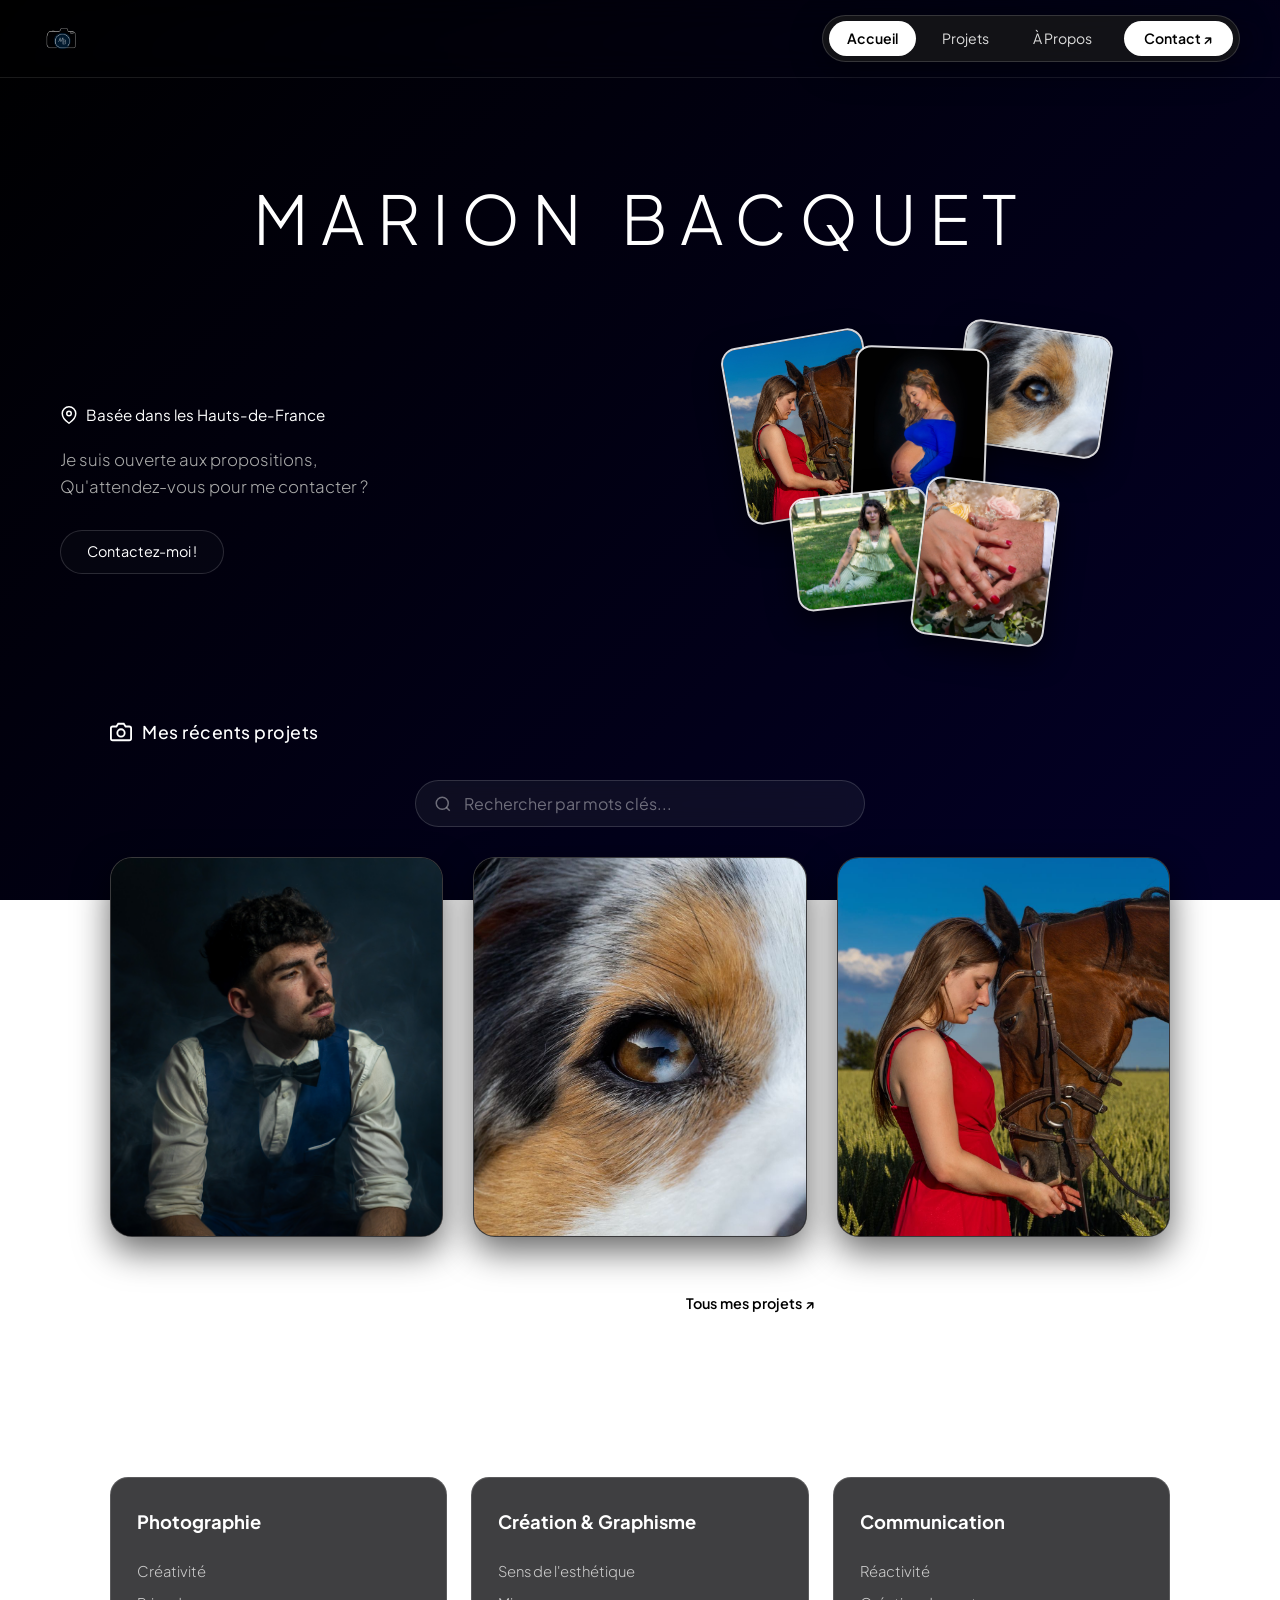
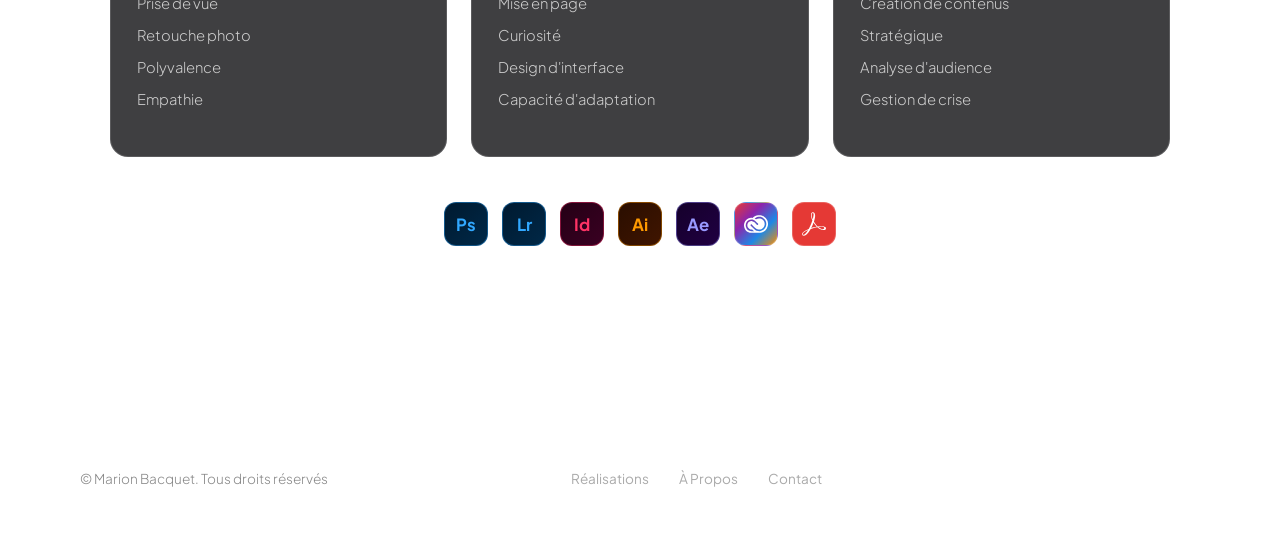
<file: index.html>
<!DOCTYPE html>
<html lang="fr">

<head>
    <meta charset="UTF-8" />
    <meta name="viewport" content="width=device-width, initial-scale=1.0">
    <title>Marion Bacquet - Portfolio</title>
    <meta name="description"
        content="Portfolio professionnel de Marion Bacquet. Photographie, Création & Graphisme, et Communication.">

    <!-- Favicon -->
    <link rel="icon" type="image/png" sizes="32x32" href="[data-uri]">
    <link rel="shortcut icon" href="favicon.ico?v=3">
    <link rel="icon" type="image/x-icon" href="favicon.ico?v=3">
    <link rel="icon" type="image/png" sizes="32x32" href="assets/favicon-32x32.png?v=3">
    <link rel="icon" type="image/png" sizes="16x16" href="assets/favicon-16x16.png?v=3">
    <link rel="apple-touch-icon" sizes="180x180" href="assets/apple-touch-icon.png?v=3">

    <!-- Balises Open Graph principales -->
    <meta property="og:type" content="website" />
    <meta property="og:url" content="https://marionbacquet.com/" />
    <meta property="og:title" content="Marion Bacquet - Portfolio" />
    <meta property="og:description" content="Portfolio professionnel de Marion Bacquet." />

    <!-- Image explicite avec ses dimensions -->
    <meta property="og:image" content="https://marionbacquet.com/assets/og-image.png" />
    <meta property="og:image:secure_url" content="https://marionbacquet.com/assets/og-image.png" />
    <meta property="og:image:type" content="image/png" />
    <meta property="og:image:width" content="1200" />
    <meta property="og:image:height" content="627" />

    <!-- Carte Twitter / LinkedIn -->
    <meta name="twitter:card" content="summary_large_image" />
    <meta name="twitter:image" content="https://marionbacquet.com/assets/og-image.png" />

    <!-- Google Fonts -->
    <link rel="preconnect" href="https://fonts.googleapis.com">
    <link rel="preconnect" href="https://fonts.gstatic.com" crossorigin>
    <link
        href="https://fonts.googleapis.com/css2?family=Plus+Jakarta+Sans:ital,wght@0,300;0,400;0,500;0,600;0,700;1,400&display=swap"
        rel="stylesheet">
    <link rel="stylesheet" href="style.css">
</head>

<body>

    <!-- Top Navigation Header -->
    <header class="navbar-header">
        <div class="nav-container">
            <!-- Brand Logo -->
            <a href="index.html" class="brand-logo" aria-label="Accueil Marion Bacquet">
                <img src="assets/logo.png" alt="Logo Marion Bacquet" class="grid-card-photo">
            </a>

            <!-- Pill Navigation Bar -->
            <nav class="nav-capsule">
                <a href="index.html" class="nav-link active">Accueil</a>
                <a href="projets.html" class="nav-link">Projets</a>
                <a href="about.html" class="nav-link">À Propos</a>
                <a href="#contact" class="nav-btn-contact">Contact ↗</a>
            </nav>
        </div>

    </header>

    <main>
        <!-- Hero Section -->
        <section class="hero-section">
            <h1 class="hero-title">MARION BACQUET</h1>

            <div class="hero-grid">
                <!-- Hero Left Column -->
                <div class="hero-left">
                    <div class="location-badge">
                        <svg class="icon-pin" width="18" height="18" viewBox="0 0 24 24" fill="none"
                            stroke="currentColor" stroke-width="2">
                            <path d="M21 10c0 7-9 13-9 13s-9-6-9-13a9 9 0 0 1 18 0z"></path>
                            <circle cx="12" cy="10" r="3"></circle>
                        </svg>
                        <span>Basée dans les Hauts-de-France</span>
                    </div>

                    <p class="hero-intro">
                        Je suis ouverte aux propositions,<br>
                        Qu'attendez-vous pour me contacter ?
                    </p>

                    <a href="#contact" class="btn-pill-outline">Contactez-moi !</a>
                </div>

                <!-- Hero Right Column (Collage Photos) -->
                <div class="hero-right">
                    <div class="photo-collage">
                        <!-- Photo 1: Red dress with horse -->
                        <div class="collage-item item-1">
                            <img src="assets/horse_red_dress.png" alt="Shooting Cheval - Femme robe rouge"
                                fetchpriority="high" decoding="async">
                        </div>
                        <!-- Photo 2: Maternity blue dress -->
                        <div class="collage-item item-2">
                            <img src="assets/maternity_blue.png" alt="Shooting Maternité - Robe bleue" decoding="async">
                        </div>
                        <!-- Photo 3: Dog portrait -->
                        <div class="collage-item item-3">
                            <img src="assets/dog_portrait.png" alt="Portrait canin - Chien yeux bleus" decoding="async">
                        </div>
                        <!-- Photo 4: Woman in grass -->
                        <div class="collage-item item-4">
                            <img src="assets/woman_grass.png" alt="Portrait femme dans l'herbe" decoding="async">
                        </div>
                        <!-- Photo 5: Couple rings -->
                        <div class="collage-item item-5">
                            <img src="assets/couple_rings.png" alt="Main couple avec alliances et bouquet"
                                decoding="async">
                        </div>
                    </div>
                </div>
            </div>
        </section>

        <!-- Section: Mes récents projets -->
        <section class="section-projects" id="projets">
            <div class="section-header">
                <svg class="section-icon" width="22" height="22" viewBox="0 0 24 24" fill="none" stroke="currentColor"
                    stroke-width="2">
                    <path d="M23 19a2 2 0 0 1-2 2H3a2 2 0 0 1-2-2V8a2 2 0 0 1 2-2h4l2-3h6l2 3h4a2 2 0 0 1 2 2z"></path>
                    <circle cx="12" cy="13" r="4"></circle>
                </svg>
                <h2>Mes récents projets</h2>
            </div>

            <!-- Barre de recherche pour les projets -->
            <div class="search-bar-container">
                <div class="search-bar-wrapper">
                    <svg class="search-icon" width="18" height="18" viewBox="0 0 24 24" fill="none"
                        stroke="currentColor" stroke-width="2">
                        <circle cx="11" cy="11" r="8"></circle>
                        <line x1="21" y1="21" x2="16.65" y2="16.65"></line>
                    </svg>
                    <input type="text" class="project-search-input" placeholder="Rechercher par mots clés..."
                        aria-label="Rechercher des projets">
                </div>
            </div>

            <div class="all-projects-grid" id="mainProjectsGrid">
                <!-- Card 1: Shooting Homme Solo -->
                <a href="shooting-Noan.html" class="grid-card-interactive" aria-label="Portrait Studio">
                    <img src="assets/Noan/principal.jpg" alt="Portrait Studio" class="grid-card-photo" loading="lazy"
                        decoding="async">
                    <div class="grid-card-glass-hover">
                        <h3>Portrait Studio</h3>
                        <p>Séance shooting portrait masculin en solo, capturant l'authenticité et le caractère à travers
                            la lumière naturelle.</p>
                        <span class="glass-btn">Voir le projet ↗</span>
                    </div>
                </a>

                <!-- Card 2: Portrait Canin -->
                <a href="shooting-dog.html" class="grid-card-interactive" aria-label="Projet Portrait Canin">
                    <img src="assets/dog_portrait.png" alt="Portrait Canin" class="grid-card-photo" loading="lazy"
                        decoding="async">
                    <div class="grid-card-glass-hover">
                        <h3>Portrait Canin</h3>
                        <p>Shooting animalier capturant la personnalité et la douceur des animaux de compagnie.</p>
                        <span class="glass-btn">Voir le projet ↗</span>
                    </div>
                </a>

                <!-- Card 3: Shooting Cheval -->
                <a href="shooting-cheval.html" class="grid-card-interactive" aria-label="Projet Shooting Cheval">
                    <img src="assets/horse_red_dress.png" alt="Shooting Cheval" class="grid-card-photo" loading="lazy"
                        decoding="async">
                    <div class="grid-card-glass-hover">
                        <h3>Shooting Cheval</h3>
                        <p>J'ai réalisé mon premier shooting avec un cheval en Juin dernier, ce fut une expérience très
                            enrichissante pour moi.</p>
                        <span class="glass-btn">Voir le projet ↗</span>
                    </div>
                </a>
            </div>

            <!-- Foldable Extra Projects Row -->
            <div class="extra-projects-wrapper" id="extraProjects">
                <div class="all-projects-grid" id="extraProjectsGrid" style="margin-top: 24px;">
                    <!-- Card 4: Portrait Nature -->
                    <a href="shooting-leslie.html" class="grid-card-interactive" aria-label="Projet Portrait Nature">
                        <img src="assets/woman_grass.png" alt="Portrait Nature" class="grid-card-photo" loading="lazy"
                            decoding="async">
                        <div class="grid-card-glass-hover">
                            <h3>Portrait Nature</h3>
                            <p>Shooting portrait en extérieur, dans un cadre très joli.</p>
                            <span class="glass-btn">Voir le projet ↗</span>
                        </div>
                    </a>

                    <!-- Card 5: Mariage & Alliances -->
                    <a href="shooting-mariage.html" class="grid-card-interactive"
                        aria-label="Projet Mariage & Alliances">
                        <img src="assets/couple_rings.png" alt="Mariage & Alliances" class="grid-card-photo"
                            loading="lazy" decoding="async">
                        <div class="grid-card-glass-hover">
                            <h3>Mariage & Alliances</h3>
                            <p>Reportage mariage focalisé sur les détails, les émotions et les moments précieux.</p>
                            <span class="glass-btn">Voir le projet ↗</span>
                        </div>
                    </a>

                    <!-- Card 6: Bully On Rocks -->
                    <a href="bullyonrocks.html" class="grid-card-interactive" aria-label="Projet Bully On Rocks">
                        <img src="assets/bullyonrocks/tete.jpg" alt="Bully On Rocks" class="grid-card-photo"
                            loading="lazy" decoding="async">
                        <div class="grid-card-glass-hover">
                            <h3>Bully On Rocks</h3>
                            <p>Shooting pour un groupe de Rock, au festival de Bully-les-Mines en 2026. Le festival
                                "Bully On Rocks"</p>
                            <span class="glass-btn">Voir le projet ↗</span>
                        </div>
                    </a>

                    <!-- Card 7: Shooting Maternité -->
                    <a href="shooting-maternite.html" class="grid-card-interactive"
                        aria-label="Projet Shooting Maternité">
                        <img src="assets/maternity_blue.png" alt="Shooting Maternité" class="grid-card-photo"
                            loading="lazy" decoding="async">
                        <div class="grid-card-glass-hover">
                            <h3>Shooting Maternité</h3>
                            <p>Séance photo de mise en valeur de la future maman en intérieur.</p>
                            <span class="glass-btn">Voir le projet ↗</span>
                        </div>
                    </a>

                    <!-- Card 7: Projet Audiovisuel -->
                    <a href="audiovisuel.html" class="grid-card-interactive" aria-label="Projet Projet Audiovisuel">
                        <img src="assets/audiovisuel.png" alt="Projet Audiovisuel" class="grid-card-photo"
                            loading="lazy" decoding="async">
                        <div class="grid-card-glass-hover">
                            <h3>Projet Audiovisuel</h3>
                            <p>Court-métrage et réalisation vidéo explorant la dynamique relationnelle, les éclairages
                                cinématographiques et la colorimétrie.</p>
                            <span class="glass-btn">Voir le projet ↗</span>
                        </div>
                    </a>

                    <!-- Card 8: Communication & Branding -->
                    <a href="communication.html" class="grid-card-interactive"
                        aria-label="Projet Communication & Branding">
                        <img src="assets/communication.png" alt="Communication & Branding" class="grid-card-photo"
                            loading="lazy" decoding="async">
                        <div class="grid-card-glass-hover">
                            <h3>Communication & Branding</h3>
                            <p>Conception d'identités visuelles, chartes graphiques et supports de communication.</p>
                            <span class="glass-btn">Voir le projet ↗</span>
                        </div>
                    </a>

                    <!-- Card 9: Shooting Studio -->
                    <a href="audiovisuel.html" class="grid-card-interactive" aria-label="Projet Shooting Studio">
                        <img src="assets/audio1.png" alt="Shooting Studio" class="grid-card-photo" loading="lazy"
                            decoding="async">
                        <div class="grid-card-glass-hover">
                            <h3>Shooting Studio</h3>
                            <p>Travail de la lumière et des ombres en studio pour des portraits artistiques uniques.</p>
                            <span class="glass-btn">Voir le projet ↗</span>
                        </div>
                    </a>

                    <!-- Card 10: Tournage Extérieur -->
                    <a href="audiovisuel.html" class="grid-card-interactive" aria-label="Projet Tournage Extérieur">
                        <img src="assets/audio2.png" alt="Tournage Extérieur" class="grid-card-photo" loading="lazy"
                            decoding="async">
                        <div class="grid-card-glass-hover">
                            <h3>Tournage Extérieur</h3>
                            <p>Prises de vue en lumière naturelle lors de "l'heure d'or" pour spots vidéo de prévention.
                            </p>
                            <span class="glass-btn">Voir le projet ↗</span>
                        </div>
                    </a>
                </div>
            </div>

            <div class="section-action" style="display: flex; gap: 14px; flex-wrap: wrap; justify-content: center;">
                <button type="button" id="toggleProjectsBtn" class="btn-pill-large"
                    style="cursor: pointer; background: rgba(255, 255, 255, 0.05);">Voir plus de projets ▼</button>
                <a href="projets.html" class="btn-pill-large"
                    style="background: #ffffff; color: #000000; font-weight: 600;">Tous mes projets ↗</a>
            </div>
        </section>

        <!-- Section: Mes compétences -->
        <section class="section-skills" id="competences">
            <div class="section-header">
                <svg class="section-icon" width="22" height="22" viewBox="0 0 24 24" fill="none" stroke="currentColor"
                    stroke-width="2">
                    <path d="M12 22s8-4 8-10V5l-8-3-8 3v7c0 6 8 10 8 10z"></path>
                    <polyline points="9 12 11 14 15 10"></polyline>
                </svg>
                <h2>Mes compétences</h2>
            </div>

            <div class="skills-grid">
                <!-- Skill 1 -->
                <div class="skill-card">
                    <h3>Photographie</h3>
                    <ul>
                        <li>Créativité</li>
                        <li>Prise de vue</li>
                        <li>Retouche photo</li>
                        <li>Polyvalence</li>
                        <li>Empathie</li>
                    </ul>
                </div>

                <!-- Skill 2 -->
                <div class="skill-card">
                    <h3>Création & Graphisme</h3>
                    <ul>
                        <li>Sens de l'esthétique</li>
                        <li>Mise en page</li>
                        <li>Curiosité</li>
                        <li>Design d'interface</li>
                        <li>Capacité d'adaptation</li>
                    </ul>
                </div>

                <!-- Skill 3 -->
                <div class="skill-card">
                    <h3>Communication</h3>
                    <ul>
                        <li>Réactivité</li>
                        <li>Création de contenus</li>
                        <li>Stratégique</li>
                        <li>Analyse d'audience</li>
                        <li>Gestion de crise</li>
                    </ul>
                </div>
            </div>

            <!-- Adobe Software Badges Row -->
            <div class="adobe-tools-row">
                <div class="adobe-badge ps" title="Adobe Photoshop">
                    <span>Ps</span>
                </div>
                <div class="adobe-badge lr" title="Adobe Lightroom">
                    <span>Lr</span>
                </div>
                <div class="adobe-badge id" title="Adobe InDesign">
                    <span>Id</span>
                </div>
                <div class="adobe-badge ai" title="Adobe Illustrator">
                    <span>Ai</span>
                </div>
                <div class="adobe-badge ae" title="Adobe After Effects">
                    <span>Ae</span>
                </div>
                <div class="adobe-badge cc" title="Adobe Creative Cloud">
                    <svg width="24" height="24" viewBox="0 0 24 24" fill="currentColor"
                        aria-label="Creative Cloud Logo">
                        <path
                            d="M14.782 3.153c-.231.02-.472.04-.703.07a8.453 8.453 0 0 0-2.832.834 8.951 8.951 0 0 0-2.46 1.777c-.03.04-.09.06-.141.05a7.44 7.44 0 0 0-1.496-.07 7.424 7.424 0 0 0-2.932.763c-1.768.884-3.013 2.26-3.736 4.108a7.089 7.089 0 0 0-.462 2.139c0 .05-.01.09-.02.13v.773c.02.201.05.392.07.593.1.813.332 1.596.703 2.33.824 1.646 2.089 2.851 3.786 3.594a7.127 7.127 0 0 0 2.45.593c.032 0 .06.004.086.01h8.576c.183-.017.362-.035.547-.06a8.344 8.344 0 0 0 2.811-.834 8.836 8.836 0 0 0 3.646-3.304 8.187 8.187 0 0 0 1.184-3.093c.05-.34.08-.692.121-1.034 0-.05.01-.09.02-.13v-.794c-.02-.23-.05-.452-.05-.662a8.345 8.345 0 0 0-.834-2.812 8.952 8.952 0 0 0-3.324-3.645 8.245 8.245 0 0 0-3.072-1.175c-.362-.06-.713-.09-1.075-.13-.05 0-.09-.01-.14-.02zm.369 1.693c2.126.005 3.93.826 5.395 2.455a6.93 6.93 0 0 1 1.616 3.323c.15.764.181 1.547.07 2.32-.19 1.346-.702 2.55-1.576 3.605a7.082 7.082 0 0 1-3.997 2.45 7.297 7.297 0 0 1-2.56.1c-1.095-.14-2.099-.501-3.003-1.154a5.2 5.2 0 0 1-.672-.573c-1.226-1.205-2.44-2.42-3.666-3.625-.301-.3-.321-.632-.18-.934a.822.822 0 0 1 .863-.472c.21.02.372.141.522.292 1.105 1.114 2.2 2.209 3.304 3.324a5.263 5.263 0 0 0 3.093 1.536c1.948.261 3.605-.341 4.92-1.798.713-.793 1.145-1.747 1.326-2.811.26-1.587-.11-3.013-1.095-4.268-.873-1.115-2.018-1.808-3.404-2.059-1.416-.25-2.751.02-3.966.794-.03.02-.1.03-.131.01a9.04 9.04 0 0 0-1.406-.854s-.01-.01-.02-.03a6.603 6.603 0 0 1 1.255-.823 6.646 6.646 0 0 1 2.641-.784 8.45 8.45 0 0 1 .67-.024zM7.546 7.509c1.455-.024 2.791.525 3.982 1.63.854.802 1.637 1.636 2.46 2.47.231.23.281.522.171.833-.11.311-.362.462-.683.512a.722.722 0 0 1-.632-.23c-.784-.784-1.567-1.557-2.34-2.35-.633-.653-1.386-1.025-2.27-1.186-1.958-.351-3.936.784-4.639 2.641-.904 2.36.522 5.031 2.982 5.594.482.11.995.11 1.497.1.14-.01.22.04.32.13.483.473.995.945 1.497 1.416.03.03.07.06.1.09-.06 0-.1.01-.14.01h-2.3a5.833 5.833 0 0 1-5.693-4.568c-.653-2.942 1.034-5.925 3.926-6.798a6.33 6.33 0 0 1 1.762-.294Z" />
                    </svg>
                </div>
                <div class="adobe-badge pdf" title="Adobe Acrobat / PDF">
                    <svg width="24" height="24" viewBox="0 0 24 24" fill="currentColor" aria-label="Adobe Acrobat Logo">
                        <path
                            d="M23.63 15.3c-.71-.745-2.166-1.17-4.224-1.17-1.1 0-2.377.106-3.761.354a19.443 19.443 0 0 1-2.307-2.661c-.532-.71-.994-1.49-1.42-2.236.817-2.484 1.207-4.507 1.207-5.962 0-1.632-.603-3.336-2.342-3.336-.532 0-1.065.32-1.349.781-.78 1.384-.425 4.4.923 7.381a60.277 60.277 0 0 1-1.703 4.507c-.568 1.349-1.207 2.733-1.917 4.01C2.834 18.53.314 20.34.03 21.758c-.106.533.071 1.03.462 1.42.142.107.639.533 1.49.533 2.59 0 5.323-4.188 6.707-6.707 1.065-.355 2.13-.71 3.194-.994a34.963 34.963 0 0 1 3.407-.745c2.732 2.448 5.145 2.839 6.352 2.839 1.49 0 2.023-.604 2.2-1.1.32-.64.106-1.349-.213-1.704zm-1.42 1.03c-.107.532-.64.887-1.384.887-.213 0-.39-.036-.604-.071-1.348-.32-2.626-.994-3.903-2.059a17.717 17.717 0 0 1 2.98-.248c.746 0 1.385.035 1.81.142.497.106 1.278.426 1.1 1.348zm-7.524-1.668a38.01 38.01 0 0 0-2.945.674 39.68 39.68 0 0 0-2.52.745 40.05 40.05 0 0 0 1.207-2.555c.426-.994.78-2.023 1.136-2.981.354.603.745 1.207 1.135 1.739a50.127 50.127 0 0 0 1.987 2.378zM10.038 1.46a.768.768 0 0 1 .674-.425c.745 0 .887.851.887 1.526 0 1.135-.355 2.874-.958 4.861-1.03-2.768-1.1-5.074-.603-5.962zM6.134 17.997c-1.81 2.981-3.549 4.826-4.613 4.826a.872.872 0 0 1-.532-.177c-.213-.213-.32-.461-.249-.745.213-1.065 2.271-2.555 5.394-3.904Z" />
                    </svg>
                </div>
            </div>

            <div class="section-action">
                <a href="about.html" class="btn-pill-large">En savoir plus →</a>
            </div>
        </section>
    </main>

    <!-- Site Footer -->
    <footer class="site-footer" id="contact">
        <div class="footer-container">
            <div class="footer-copyright">
                © Marion Bacquet. Tous droits réservés
            </div>

            <div class="footer-nav">
                <a href="projets.html">Réalisations</a>
                <a href="about.html">À Propos</a>
                <a href="#contact">Contact</a>
            </div>

            <div class="footer-socials">
                <!-- Mail -->
                <a href="mailto:photobymarion62@gmail.com" class="social-icon" aria-label="Email">
                    <svg width="22" height="22" viewBox="0 0 24 24" fill="none" stroke="currentColor"
                        stroke-width="1.8">
                        <rect x="2" y="4" width="20" height="16" rx="3"></rect>
                        <path d="M22 6l-10 7L2 6"></path>
                    </svg>
                </a>
                <!-- Instagram -->
                <a href="https://www.instagram.com/marion_bacquet/" target="_blank" rel="noopener" class="social-icon"
                    aria-label="Instagram">
                    <svg width="22" height="22" viewBox="0 0 24 24" fill="none" stroke="currentColor"
                        stroke-width="1.8">
                        <rect x="2" y="2" width="20" height="20" rx="6"></rect>
                        <path d="M16 11.37A4 4 0 1 1 12.63 8 4 4 0 0 1 16 11.37z"></path>
                        <line x1="17.5" y1="6.5" x2="17.51" y2="6.5"></line>
                    </svg>
                </a>
                <!-- Facebook -->
                <a href="https://www.facebook.com/profile.php?id=61564428346141" target="_blank" rel="noopener"
                    class="social-icon" aria-label="Facebook">
                    <svg width="22" height="22" viewBox="0 0 24 24" fill="none" stroke="currentColor"
                        stroke-width="1.8">
                        <path d="M18 2h-3a5 5 0 0 0-5 5v3H7v4h3v8h4v-8h3l1-4h-4V7a1 1 0 0 1 1-1h3z"></path>
                    </svg>
                </a>
                <!-- LinkedIn -->
                <a href="https://www.linkedin.com/in/marion-bacquet-a51765388/" target="_blank" rel="noopener"
                    class="social-icon" aria-label="LinkedIn">
                    <svg width="22" height="22" viewBox="0 0 24 24" fill="none" stroke="currentColor"
                        stroke-width="1.8">
                        <path d="M16 8a6 6 0 0 1 6 6v7h-4v-7a2 2 0 0 0-2-2 2 2 0 0 0-2 2v7h-4v-7a6 6 0 0 1 6-6z"></path>
                        <rect x="2" y="9" width="4" height="12"></rect>
                        <circle cx="4" cy="4" r="2"></circle>
                    </svg>
                </a>
            </div>
        </div>
    </footer>

    <!-- Global Contact Modal Popup -->
    <div id="contactModal" class="modal-overlay" aria-hidden="true" role="dialog">
        <div class="modal-container">
            <button id="closeContactModal" class="modal-close-btn" aria-label="Fermer la fenêtre">✕</button>
            <h2 class="modal-title">Contactez-moi :</h2>
            <form id="contactForm" action="https://formspree.io/f/xppaovye" method="POST" class="modal-form">
                <div class="form-row-duo">
                    <div class="form-group">
                        <label for="modalPrenom">Prénom :</label>
                        <input type="text" id="modalPrenom" name="prenom" class="form-input" placeholder="........"
                            required>
                    </div>
                    <div class="form-group">
                        <label for="modalNom">Nom :</label>
                        <input type="text" id="modalNom" name="nom" class="form-input" placeholder="........" required>
                    </div>
                </div>

                <div class="form-group">
                    <label for="modalEmail">Adresse Mail :</label>
                    <!-- _replyto permet de répondre directement à l'expéditeur depuis ta boîte mail -->
                    <input type="email" id="modalEmail" name="email" class="form-input" placeholder="........" required>
                </div>

                <div class="form-group">
                    <label for="modalSujet">Sujet :</label>
                    <!-- _subject définit le titre de l'e-mail que tu vas recevoir -->
                    <input type="text" id="modalSujet" name="_subject" class="form-input" placeholder="........"
                        required>
                </div>

                <div class="form-group">
                    <label for="modalMessage">Message :</label>
                    <textarea id="modalMessage" name="message" class="form-textarea" placeholder="........"
                        required></textarea>
                </div>

                <button type="submit" class="form-submit-btn">Envoyer le message ↗</button>
            </form>
        </div>
    </div>

    <script src="script.js"></script>

</body>

</html>
</file>
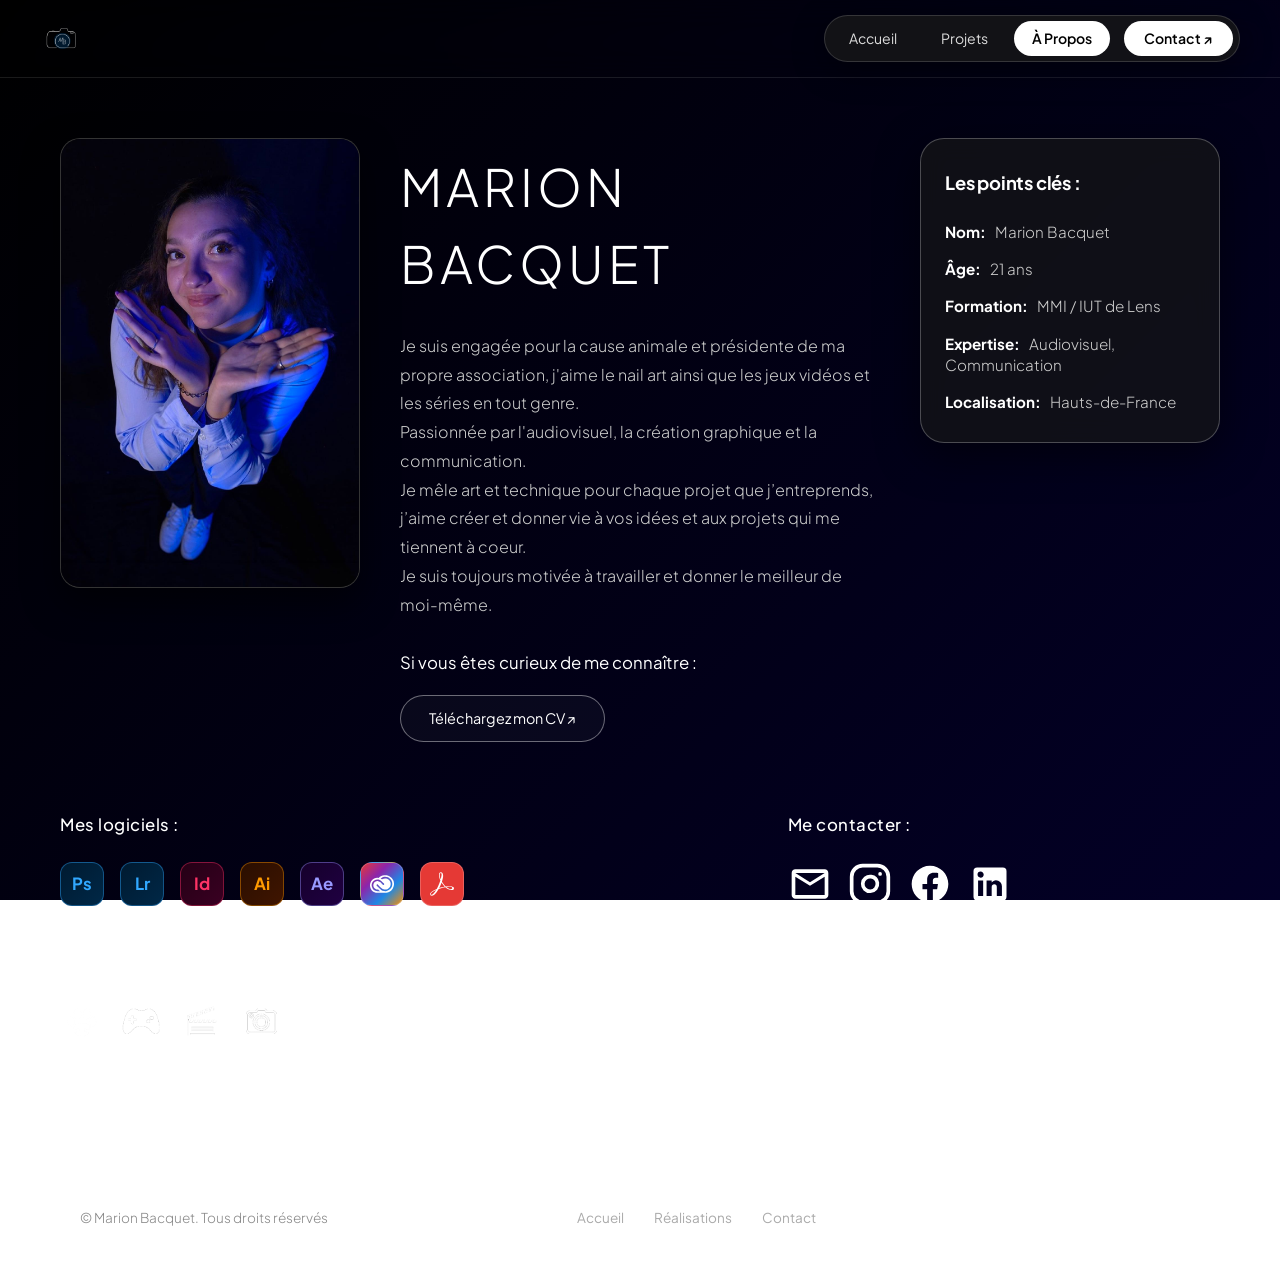
<file: about.html>
<!DOCTYPE html>
<html lang="fr">

<head>
    <meta charset="UTF-8">
    <meta name="viewport" content="width=device-width, initial-scale=1.0">
    <title>À Propos - Marion Bacquet</title>
    <meta name="description"
        content="Découvrez le profil de Marion Bacquet. Passionnée par l'audiovisuel, la création graphique et la communication.">
    <!-- Favicon -->
    <link rel="icon" type="image/png" sizes="32x32" href="[data-uri]">
    <link rel="shortcut icon" href="favicon.ico?v=3">
    <link rel="icon" type="image/x-icon" href="favicon.ico?v=3">
    <link rel="icon" type="image/png" sizes="32x32" href="assets/favicon-32x32.png?v=3">
    <link rel="icon" type="image/png" sizes="16x16" href="assets/favicon-16x16.png?v=3">
    <link rel="apple-touch-icon" sizes="180x180" href="assets/apple-touch-icon.png?v=3">
    <!-- Google Fonts -->
    <link rel="preconnect" href="https://fonts.googleapis.com">
    <link rel="preconnect" href="https://fonts.gstatic.com" crossorigin>
    <link
        href="https://fonts.googleapis.com/css2?family=Plus+Jakarta+Sans:ital,wght@0,300;0,400;0,500;0,600;0,700;1,400&display=swap"
        rel="stylesheet">
    <link rel="stylesheet" href="style.css">
</head>

<body>

    <!-- Top Navigation Header -->
    <header class="navbar-header">
        <div class="nav-container">
            <!-- Brand Logo -->
            <a href="index.html" class="brand-logo" aria-label="Accueil Marion Bacquet">
                <img src="assets/logo.png" alt="Logo Marion Bacquet" class="grid-card-photo">
            </a>

            <!-- Pill Navigation Bar -->
            <nav class="nav-capsule">
                <a href="index.html" class="nav-link">Accueil</a>
                <a href="projets.html" class="nav-link">Projets</a>
                <a href="about.html" class="nav-link active">À Propos</a>
                <a href="#contact" class="nav-btn-contact">Contact ↗</a>
            </nav>
        </div>
    </header>

    <main class="about-page-container">
        <!-- Hero Section: Portrait, Bio, and Key Info -->
        <section class="about-hero-section">
            <!-- Column 1: Portrait Image -->
            <div class="about-portrait">
                <img src="assets/portrait.png" alt="Marion Bacquet" fetchpriority="high" decoding="async">
            </div>

            <!-- Column 2: Bio Text -->
            <div class="about-bio">
                <h1 class="about-name">MARION BACQUET</h1>
                <p class="about-desc">
                    Je suis engagée pour la cause animale et présidente de ma propre association, j'aime le nail art
                    ainsi que les jeux vidéos et les séries en tout genre.<br>
                    Passionnée par l'audiovisuel, la création graphique et la communication.<br>
                    Je mêle art et technique pour chaque projet que j’entreprends, j’aime créer et donner vie à vos
                    idées et aux projets qui me tiennent à coeur.<br>
                    Je suis toujours motivée à travailler et donner le meilleur de moi-même.
                </p>
                <p class="about-prompt">Si vous êtes curieux de me connaître :</p>
                <a href="assets/cv.pdf" download="CV_Marion_Bacquet.pdf" class="btn-cv-download"
                    id="cvDownloadBtn">Téléchargez mon CV ↗</a>
            </div>

            <!-- Column 3: Key Points Card -->
            <div class="about-keys-card">
                <h2 class="about-keys-title">Les points clés :</h2>
                <ul class="about-keys-list">
                    <li><span class="key-label">Nom:</span> <span class="key-value">Marion Bacquet</span></li>
                    <li><span class="key-label">Âge:</span> <span class="key-value">21 ans</span></li>
                    <li><span class="key-label">Formation:</span> <span class="key-value">MMI / IUT de Lens</span></li>
                    <li><span class="key-label">Expertise:</span> <span class="key-value">Audiovisuel,
                            Communication</span></li>
                    <li><span class="key-label">Localisation:</span> <span class="key-value">Hauts-de-France</span>
                    </li>
                </ul>
            </div>
        </section>

        <!-- Details Section: Software, Hobbys, and Contact -->
        <section class="about-details-section">
            <div class="about-details-grid">
                <!-- Left Column: Software and Hobbys -->
                <div class="about-details-left">
                    <!-- Mes Logiciels -->
                    <div class="about-detail-group">
                        <h2 class="about-section-title">Mes logiciels :</h2>
                        <div class="about-icon-flex">
                            <div class="adobe-badge ps" title="Adobe Photoshop"><span>Ps</span></div>
                            <div class="adobe-badge lr" title="Adobe Lightroom"><span>Lr</span></div>
                            <div class="adobe-badge id" title="Adobe InDesign"><span>Id</span></div>
                            <div class="adobe-badge ai" title="Adobe Illustrator"><span>Ai</span></div>
                            <div class="adobe-badge ae" title="Adobe After Effects"><span>Ae</span></div>
                            <div class="adobe-badge cc" title="Adobe Creative Cloud">
                                <svg width="24" height="24" viewBox="0 0 24 24" fill="currentColor"
                                    aria-label="Creative Cloud Logo">
                                    <path
                                        d="M14.782 3.153c-.231.02-.472.04-.703.07a8.453 8.453 0 0 0-2.832.834 8.951 8.951 0 0 0-2.46 1.777c-.03.04-.09.06-.141.05a7.44 7.44 0 0 0-1.496-.07 7.424 7.424 0 0 0-2.932.763c-1.768.884-3.013 2.26-3.736 4.108a7.089 7.089 0 0 0-.462 2.139c0 .05-.01.09-.02.13v.773c.02.201.05.392.07.593.1.813.332 1.596.703 2.33.824 1.646 2.089 2.851 3.786 3.594a7.127 7.127 0 0 0 2.45.593c.032 0 .06.004.086.01h8.576c.183-.017.362-.035.547-.06a8.344 8.344 0 0 0 2.811-.834 8.836 8.836 0 0 0 3.646-3.304 8.187 8.187 0 0 0 1.184-3.093c.05-.34.08-.692.121-1.034 0-.05.01-.09.02-.13v-.794c-.02-.23-.05-.452-.05-.662a8.345 8.345 0 0 0-.834-2.812 8.952 8.952 0 0 0-3.324-3.645 8.245 8.245 0 0 0-3.072-1.175c-.362-.06-.713-.09-1.075-.13-.05 0-.09-.01-.14-.02zm.369 1.693c2.126.005 3.93.826 5.395 2.455a6.93 6.93 0 0 1 1.616 3.323c.15.764.181 1.547.07 2.32-.19 1.346-.702 2.55-1.576 3.605a7.082 7.082 0 0 1-3.997 2.45 7.297 7.297 0 0 1-2.56.1c-1.095-.14-2.099-.501-3.003-1.154a5.2 5.2 0 0 1-.672-.573c-1.226-1.205-2.44-2.42-3.666-3.625-.301-.3-.321-.632-.18-.934a.822.822 0 0 1 .863-.472c.21.02.372.141.522.292 1.105 1.114 2.2 2.209 3.304 3.324a5.263 5.263 0 0 0 3.093 1.536c1.948.261 3.605-.341 4.92-1.798.713-.793 1.145-1.747 1.326-2.811.26-1.587-.11-3.013-1.095-4.268-.873-1.115-2.018-1.808-3.404-2.059-1.416-.25-2.751.02-3.966.794-.03.02-.1.03-.131.01a9.04 9.04 0 0 0-1.406-.854s-.01-.01-.02-.03a6.603 6.603 0 0 1 1.255-.823 6.646 6.646 0 0 1 2.641-.784 8.45 8.45 0 0 1 .67-.024zM7.546 7.509c1.455-.024 2.791.525 3.982 1.63.854.802 1.637 1.636 2.46 2.47.231.23.281.522.171.833-.11.311-.362.462-.683.512a.722.722 0 0 1-.632-.23c-.784-.784-1.567-1.557-2.34-2.35-.633-.653-1.386-1.025-2.27-1.186-1.958-.351-3.936.784-4.639 2.641-.904 2.36.522 5.031 2.982 5.594.482.11.995.11 1.497.1.14-.01.22.04.32.13.483.473.995.945 1.497 1.416.03.03.07.06.1.09-.06 0-.1.01-.14.01h-2.3a5.833 5.833 0 0 1-5.693-4.568c-.653-2.942 1.034-5.925 3.926-6.798a6.33 6.33 0 0 1 1.762-.294Z" />
                                </svg>
                            </div>
                            <div class="adobe-badge pdf" title="Adobe Acrobat / PDF">
                                <svg width="24" height="24" viewBox="0 0 24 24" fill="currentColor"
                                    aria-label="Adobe Acrobat Logo">
                                    <path
                                        d="M23.63 15.3c-.71-.745-2.166-1.17-4.224-1.17-1.1 0-2.377.106-3.761.354a19.443 19.443 0 0 1-2.307-2.661c-.532-.71-.994-1.49-1.42-2.236.817-2.484 1.207-4.507 1.207-5.962 0-1.632-.603-3.336-2.342-3.336-.532 0-1.065.32-1.349.781-.78 1.384-.425 4.4.923 7.381a60.277 60.277 0 0 1-1.703 4.507c-.568 1.349-1.207 2.733-1.917 4.01C2.834 18.53.314 20.34.03 21.758c-.106.533.071 1.03.462 1.42.142.107.639.533 1.49.533 2.59 0 5.323-4.188 6.707-6.707 1.065-.355 2.13-.71 3.194-.994a34.963 34.963 0 0 1 3.407-.745c2.732 2.448 5.145 2.839 6.352 2.839 1.49 0 2.023-.604 2.2-1.1.32-.64.106-1.349-.213-1.704zm-1.42 1.03c-.107.532-.64.887-1.384.887-.213 0-.39-.036-.604-.071-1.348-.32-2.626-.994-3.903-2.059a17.717 17.717 0 0 1 2.98-.248c.746 0 1.385.035 1.81.142.497.106 1.278.426 1.1 1.348zm-7.524-1.668a38.01 38.01 0 0 0-2.945.674 39.68 39.68 0 0 0-2.52.745 40.05 40.05 0 0 0 1.207-2.555c.426-.994.78-2.023 1.136-2.981.354.603.745 1.207 1.135 1.739a50.127 50.127 0 0 0 1.987 2.378zM10.038 1.46a.768.768 0 0 1 .674-.425c.745 0 .887.851.887 1.526 0 1.135-.355 2.874-.958 4.861-1.03-2.768-1.1-5.074-.603-5.962zM6.134 17.997c-1.81 2.981-3.549 4.826-4.613 4.826a.872.872 0 0 1-.532-.177c-.213-.213-.32-.461-.249-.745.213-1.065 2.271-2.555 5.394-3.904Z" />
                                </svg>
                            </div>
                        </div>
                    </div>

                    <div class="about-detail-group" style="margin-top: 45px;">
                        <h2 class="about-section-title">Mes hobbys :</h2>
                        <div class="about-icon-flex">

                            <!-- Hobby 1: Animaux de compagnie -->
                            <div class="about-hobby-icon" title="Animaux de compagnie">
                                <img src="assets/pattoune.png" alt="Animaux de compagnie"
                                    loading="lazy" decoding="async"
                                    style="width: 100%; height: 100%; object-fit: contain;">
                            </div>

                            <!-- Hobby 2: Jeux vidéo -->
                            <div class="about-hobby-icon" title="Jeux vidéo">
                                <img src="assets/manette.png" alt="Jeux vidéo"
                                    loading="lazy" decoding="async"
                                    style="width: 100%; height: 100%; object-fit: contain;">
                            </div>

                            <!-- Hobby 3: Cinéma & Vidéo -->
                            <div class="about-hobby-icon" title="Cinéma & Vidéo">
                                <img src="assets/cinema.png" alt="Cinéma et Vidéo"
                                    loading="lazy" decoding="async"
                                    style="width: 100%; height: 100%; object-fit: contain;">
                            </div>

                            <!-- Hobby 4: Photographie -->
                            <div class="about-hobby-icon" title="Photographie">
                                <img src="assets/appareil.png" alt="Photographie"
                                    loading="lazy" decoding="async"
                                    style="width: 100%; height: 100%; object-fit: contain;">
                            </div>

                            <!-- Hobby 5: Nail Art / Vernis à ongles -->
                            <div class="about-hobby-icon" title="Nail Art / Vernis à ongles">
                                <img src="assets/nail.png" alt="Nail Art"
                                    loading="lazy" decoding="async"
                                    style="width: 100%; height: 100%; object-fit: contain;">
                            </div>

                        </div>
                    </div>
                </div>

                <!-- Right Column: Contact -->
                <div class="about-details-right">
                    <div class="about-detail-group">
                        <h2 class="about-section-title">Me contacter :</h2>
                        <div class="about-icon-flex">
                            <!-- Mail -->
                            <a href="mailto:photobymarion62@gmail.com" class="about-contact-icon"
                                title="Envoyer un e-mail">
                                <svg width="44" height="44" viewBox="0 0 24 24" fill="currentColor" aria-label="E-mail">
                                    <path
                                        d="M22 6c0-1.1-.9-2-2-2H4c-1.1 0-2 .9-2 2v12c0 1.1.9 2 2 2h16c1.1 0 2-.9 2-2V6zm-2 0l-8 5-8-5h16zm0 12H4V8l8 5 8-5v10z" />
                                </svg>
                            </a>
                            <!-- Instagram -->
                            <a href="https://www.instagram.com/marion_bacquet/" target="_blank" rel="noopener"
                                class="about-contact-icon" title="Instagram">
                                <svg width="44" height="44" viewBox="0 0 24 24" fill="none" stroke="currentColor"
                                    stroke-width="2" stroke-linecap="round" stroke-linejoin="round"
                                    aria-label="Instagram">
                                    <rect x="2" y="2" width="20" height="20" rx="6"></rect>
                                    <path d="M16 11.37A4 4 0 1 1 12.63 8 4 4 0 0 1 16 11.37z"></path>
                                    <line x1="17.5" y1="6.5" x2="17.51" y2="6.5"></line>
                                </svg>
                            </a>
                            <!-- Facebook -->
                            <a href="https://www.facebook.com/profile.php?id=61564428346141" target="_blank"
                                rel="noopener" class="about-contact-icon" title="Facebook">
                                <svg width="44" height="44" viewBox="0 0 24 24" fill="currentColor"
                                    aria-label="Facebook">
                                    <path
                                        d="M12 2C6.477 2 2 6.477 2 12c0 4.991 3.657 9.128 8.438 9.879V14.89h-2.54V12h2.54V9.797c0-2.506 1.492-3.89 3.777-3.89 1.094 0 2.238.195 2.238.195v2.46h-1.26c-1.243 0-1.63.771-1.63 1.562V12h2.773l-.443 2.89h-2.33v6.988C18.343 21.128 22 16.991 22 12c0-5.523-4.477-10-10-10z" />
                                </svg>
                            </a>
                            <!-- LinkedIn -->
                            <a href="https://www.linkedin.com/in/marion-bacquet-a51765388/" target="_blank"
                                rel="noopener" class="about-contact-icon" title="LinkedIn">
                                <svg width="44" height="44" viewBox="0 0 24 24" fill="currentColor"
                                    aria-label="LinkedIn">
                                    <path
                                        d="M19 3a2 2 0 0 1 2 2v14a2 2 0 0 1-2 2H5a2 2 0 0 1-2-2V5a2 2 0 0 1 2-2h14m-.5 15.5v-5.3a3.26 3.26 0 0 0-3.26-3.26c-.85 0-1.84.52-2.32 1.3v-1.11h-2.79v8.37h2.79v-4.93c0-.77.62-1.4 1.39-1.4a1.4 1.4 0 0 1 1.4 1.4v4.93h2.79M6.88 8.56a1.68 1.68 0 0 0 1.68-1.68c0-.93-.75-1.69-1.68-1.69a1.69 1.69 0 0 0-1.69 1.69c0 .93.76 1.68 1.69 1.68m1.39 9.94v-8.37H5.5v8.37h2.77z" />
                                </svg>
                            </a>
                        </div>
                    </div>
                </div>
            </div>
        </section>
    </main>

    <!-- Site Footer -->
    <footer class="site-footer" id="contact">
        <div class="footer-container">
            <div class="footer-copyright">
                © Marion Bacquet. Tous droits réservés
            </div>

            <div class="footer-nav">
                <a href="index.html">Accueil</a>
                <a href="projets.html">Réalisations</a>
                <a href="#contact" class="btn-contact-trigger">Contact</a>
            </div>

            <div class="footer-socials">
                <!-- Mail -->
                <a href="mailto:photobymarion62@gmail.com" class="social-icon" aria-label="Email">
                    <svg width="22" height="22" viewBox="0 0 24 24" fill="currentColor">
                        <path
                            d="M20 4H4c-1.1 0-2 .9-2 2v12c0 1.1.9 2 2 2h16c1.1 0 2-.9 2-2V6c0-1.1-.9-2-2-2zm0 4l-8 5-8-5V6l8 5 8-5v2z" />
                    </svg>
                </a>
                <!-- Instagram -->
                <a href="https://www.instagram.com/marion_bacquet/" target="_blank" rel="noopener" class="social-icon"
                    aria-label="Instagram">
                    <svg width="22" height="22" viewBox="0 0 24 24" fill="none" stroke="currentColor"
                        stroke-width="1.8">
                        <rect x="2" y="2" width="20" height="20" rx="6"></rect>
                        <path d="M16 11.37A4 4 0 1 1 12.63 8 4 4 0 0 1 16 11.37z"></path>
                        <line x1="17.5" y1="6.5" x2="17.51" y2="6.5"></line>
                    </svg>
                </a>
                <!-- Facebook -->
                <a href="https://www.facebook.com/profile.php?id=61564428346141" target="_blank" rel="noopener"
                    class="social-icon" aria-label="Facebook">
                    <svg width="22" height="22" viewBox="0 0 24 24" fill="currentColor">
                        <path
                            d="M12 2C6.477 2 2 6.477 2 12c0 4.991 3.657 9.128 8.438 9.879V14.89h-2.54V12h2.54V9.797c0-2.506 1.492-3.89 3.777-3.89 1.094 0 2.238.195 2.238.195v2.46h-1.26c-1.243 0-1.63.771-1.63 1.562V12h2.773l-.443 2.89h-2.33v6.988C18.343 21.128 22 16.991 22 12c0-5.523-4.477-10-10-10z" />
                    </svg>
                </a>
                <!-- LinkedIn -->
                <a href="https://www.linkedin.com/in/marion-bacquet-a51765388/" target="_blank" rel="noopener"
                    class="social-icon" aria-label="LinkedIn">
                    <svg width="22" height="22" viewBox="0 0 24 24" fill="currentColor">
                        <path
                            d="M19 3a2 2 0 0 1 2 2v14a2 2 0 0 1-2 2H5a2 2 0 0 1-2-2V5a2 2 0 0 1 2-2h14m-.5 15.5v-5.3a3.26 3.26 0 0 0-3.26-3.26c-.85 0-1.84.52-2.32 1.3v-1.11h-2.79v8.37h2.79v-4.93c0-.77.62-1.4 1.39-1.4a1.4 1.4 0 0 1 1.4 1.4v4.93h2.79M6.88 8.56a1.68 1.68 0 0 0 1.68-1.68c0-.93-.75-1.69-1.68-1.69a1.69 1.69 0 0 0-1.69 1.69c0 .93.76 1.68 1.69 1.68m1.39 9.94v-8.37H5.5v8.37h2.77z" />
                    </svg>
                </a>
            </div>
        </div>
    </footer>

    <!-- Global Contact Modal Popup -->
    <div id="contactModal" class="modal-overlay" aria-hidden="true" role="dialog">
        <div class="modal-container">
            <button id="closeContactModal" class="modal-close-btn" aria-label="Fermer la fenêtre">✕</button>
            <h2 class="modal-title">Contactez-moi :</h2>
            <form id="contactForm" action="https://formspree.io/f/xppaovye" method="POST" class="modal-form">
                <div class="form-row-duo">
                    <div class="form-group">
                        <label for="modalPrenom">Prénom :</label>
                        <input type="text" id="modalPrenom" name="prenom" class="form-input" placeholder="........"
                            required>
                    </div>
                    <div class="form-group">
                        <label for="modalNom">Nom :</label>
                        <input type="text" id="modalNom" name="nom" class="form-input" placeholder="........" required>
                    </div>
                </div>

                <div class="form-group">
                    <label for="modalEmail">Adresse Mail :</label>
                    <input type="email" id="modalEmail" name="email" class="form-input" placeholder="........" required>
                </div>

                <div class="form-group">
                    <label for="modalSujet">Sujet :</label>
                    <input type="text" id="modalSujet" name="_subject" class="form-input" placeholder="........"
                        required>
                </div>

                <div class="form-group">
                    <label for="modalMessage">Message :</label>
                    <textarea id="modalMessage" name="message" class="form-textarea" placeholder="........"
                        required></textarea>
                </div>

                <button type="submit" class="form-submit-btn">Envoyer le message ↗</button>
            </form>
        </div>
    </div>

    <script src="script.js"></script>

</body>

</html>
</file>
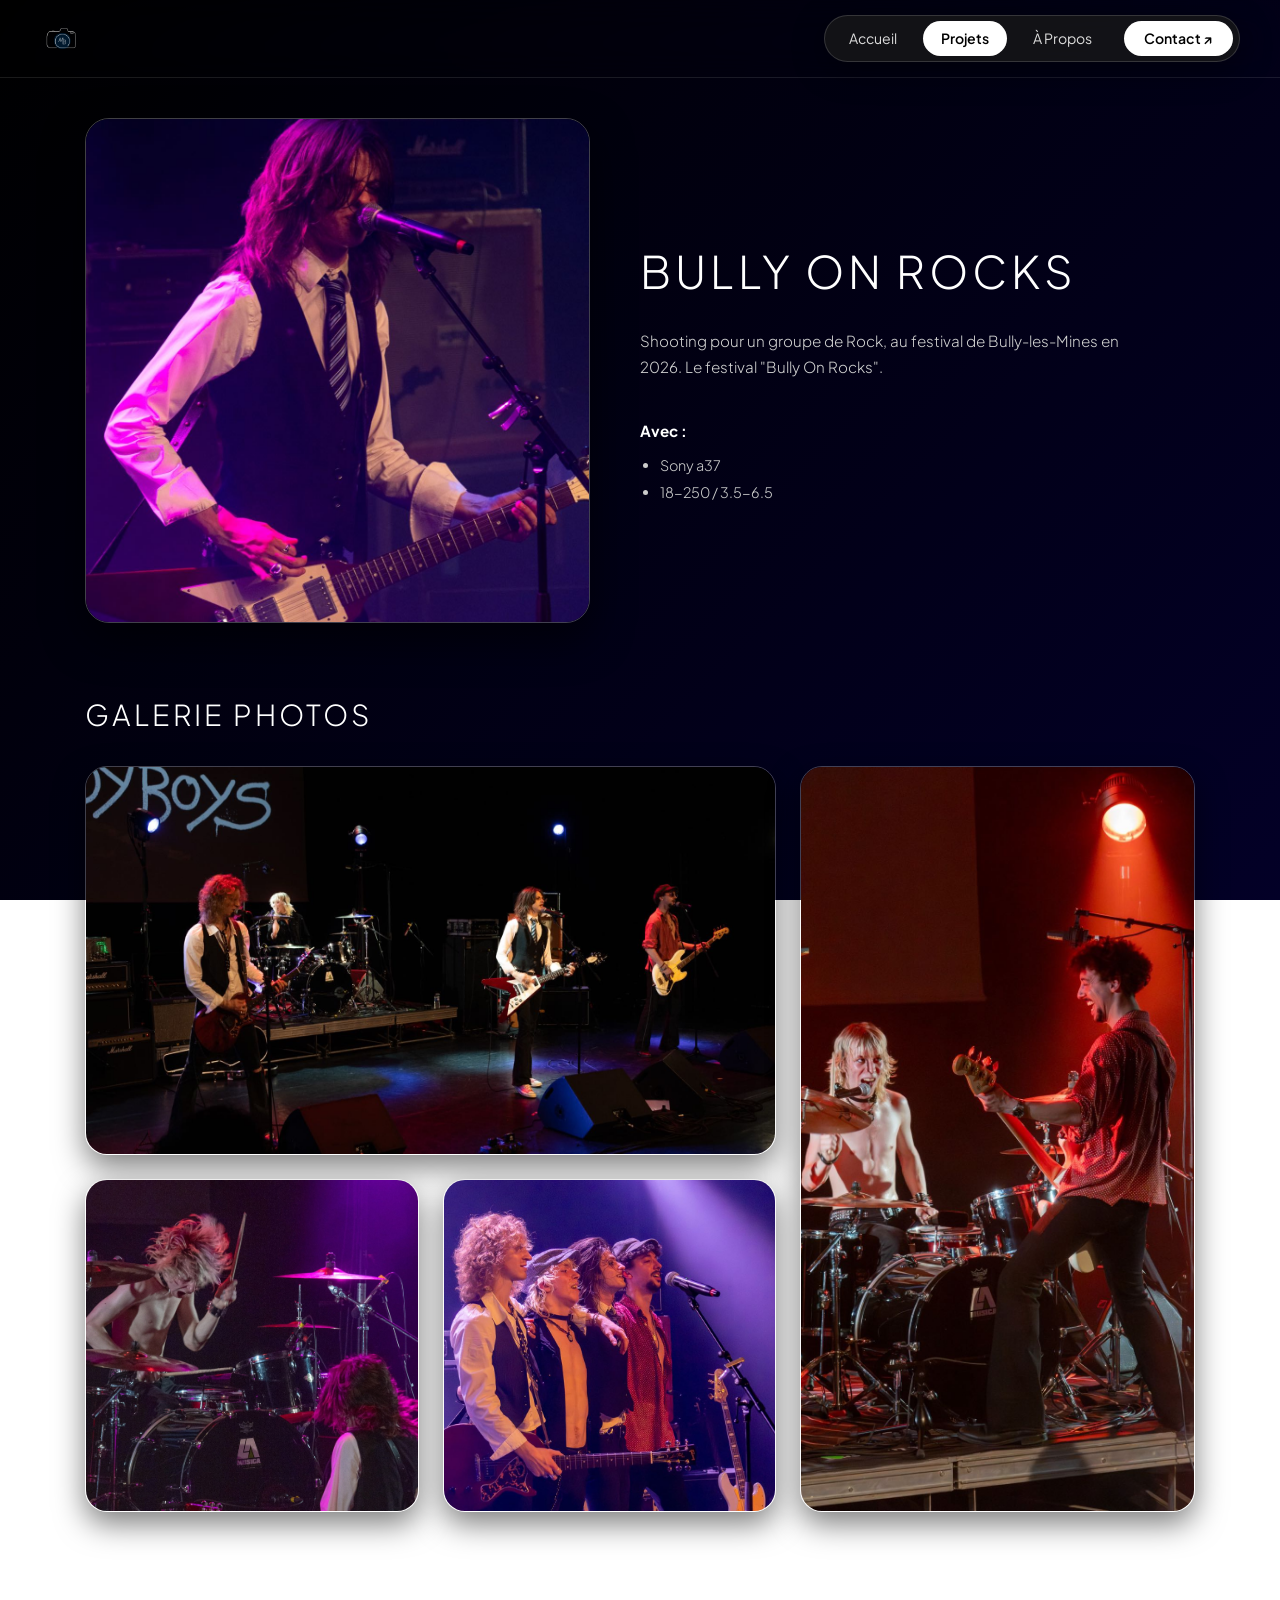
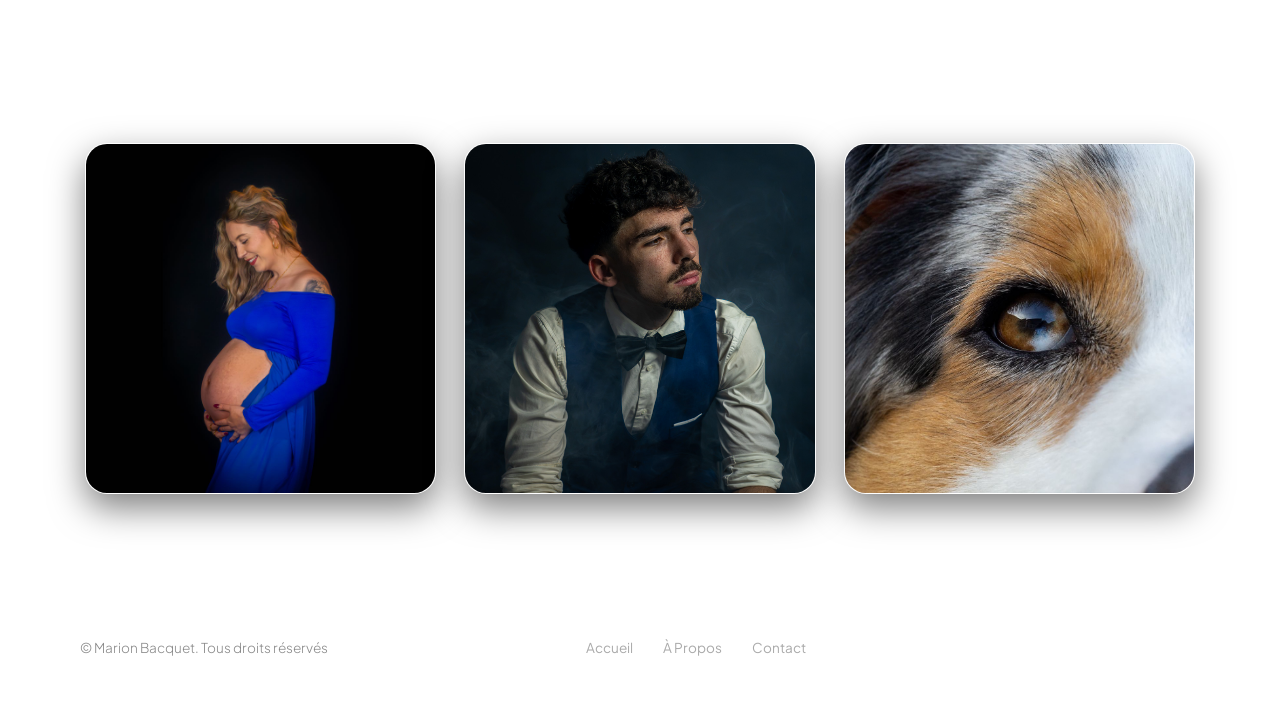
<file: bullyonrocks.html>
<!DOCTYPE html>
<html lang="fr">

<head>
    <meta charset="UTF-8">
    <meta name="viewport" content="width=device-width, initial-scale=1.0">
    <title>Bully On Rocks - Marion Bacquet</title>
    <meta name="description"
        content="Projet Shooting Maternité réalisé par Marion Bacquet en fin de journée avec lumière naturelle.">
    <!-- Favicon -->
    <link rel="icon" type="image/png" sizes="32x32" href="[data-uri]">
    <link rel="shortcut icon" href="favicon.ico?v=3">
    <link rel="icon" type="image/x-icon" href="favicon.ico?v=3">
    <link rel="icon" type="image/png" sizes="32x32" href="assets/favicon-32x32.png?v=3">
    <link rel="icon" type="image/png" sizes="16x16" href="assets/favicon-16x16.png?v=3">
    <link rel="apple-touch-icon" sizes="180x180" href="assets/apple-touch-icon.png?v=3">
    <!-- Google Fonts -->
    <link rel="preconnect" href="https://fonts.googleapis.com">
    <link rel="preconnect" href="https://fonts.gstatic.com" crossorigin>
    <link
        href="https://fonts.googleapis.com/css2?family=Plus+Jakarta+Sans:ital,wght@0,300;0,400;0,500;0,600;0,700;1,400&display=swap"
        rel="stylesheet">
    <link rel="stylesheet" href="style.css">
</head>

<body>

    <!-- Top Navigation Header -->
    <header class="navbar-header">
        <div class="nav-container">
            <!-- Brand Logo (Camera with MB) -->
            <a href="index.html" class="brand-logo" aria-label="Accueil Marion Bacquet">
                <img src="assets/logo.png" alt="Logo Marion Bacquet" class="grid-card-photo">
            </a>

            <!-- Pill Navigation Bar -->
            <nav class="nav-capsule">
                <a href="index.html" class="nav-link">Accueil</a>
                <a href="projets.html" class="nav-link active">Projets</a>
                <a href="about.html" class="nav-link">À Propos</a>
                <a href="index.html#contact" class="nav-btn-contact">Contact ↗</a>
            </nav>
        </div>
    </header>

    <main class="project-detail-container">

        <!-- 1. Hero Project Presentation -->
        <section class="project-hero-section">
            <div class="project-hero-media">
                <img src="assets/bullyonrocks/tete.jpg" alt="Bully On Rocks portrait principal" fetchpriority="high"
                    decoding="async">
            </div>

            <div class="project-hero-info">
                <h1 class="project-title">BULLY ON ROCKS</h1>
                <p class="project-description">
                    Shooting pour un groupe de Rock, au festival de Bully-les-Mines en 2026. Le festival "Bully On
                    Rocks".
                </p>

                <div class="project-specs">
                    <h4>Avec :</h4>
                    <ul>
                        <li>Sony a37</li>
                        <li>18-250 / 3.5-6.5</li>
                    </ul>
                </div>
            </div>
        </section>

        <!-- 2. Photo Gallery Section (Asymmetric Mosaic) -->
        <section class="project-gallery-section">
            <h2 class="gallery-section-title">GALERIE PHOTOS</h2>

            <div class="gallery-mosaic-grid">
                <!-- Left Column (Wide image top + duo square bottom) -->
                <div class="gallery-left-col">
                    <div class="gallery-card-wide">
                        <img src="assets/bullyonrocks/horizontale.jpg" alt="Shooting vue horizontale" loading="lazy"
                            decoding="async">
                    </div>
                    <div class="gallery-duo-row">
                        <div class="gallery-card-square">
                            <img src="assets/bullyonrocks/carre1.jpg" alt="Shooting détail 1" loading="lazy"
                                decoding="async">
                        </div>
                        <div class="gallery-card-square">
                            <img src="assets/bullyonrocks/carre2.jpg" alt="Shooting détail 2" loading="lazy"
                                decoding="async">
                        </div>
                    </div>
                </div>

                <!-- Right Column (Tall portrait image) -->
                <div class="gallery-right-col">
                    <div class="gallery-card-tall">
                        <img src="assets/bullyonrocks/verticale.jpg" alt="Shooting portrait vertical" loading="lazy"
                            decoding="async">
                    </div>
                </div>
            </div>
        </section>

        <!-- 3. Voir d'autres projets Section -->
        <section class="other-projects-section">
            <h2 class="other-projects-title">VOIR D’AUTRES PROJETS :</h2>

            <!-- Barre de recherche pour les projets -->
            <div class="search-bar-container">
                <div class="search-bar-wrapper">
                    <svg class="search-icon" width="18" height="18" viewBox="0 0 24 24" fill="none"
                        stroke="currentColor" stroke-width="2">
                        <circle cx="11" cy="11" r="8"></circle>
                        <line x1="21" y1="21" x2="16.65" y2="16.65"></line>
                    </svg>
                    <input type="text" class="project-search-input" placeholder="Rechercher par mots clés..."
                        aria-label="Rechercher des projets">
                </div>
            </div>

            <div class="other-projects-grid">
                <a href="shooting-maternite.html" class="other-project-card"
                    aria-label="Voir projet Shooting Maternité">
                    <img src="assets/maternity_blue.png" alt="Shooting Maternité" loading="lazy" decoding="async">
                </a>
                <a href="shooting-Noan.html" class="other-project-card" aria-label="Voir projet Shooting Homme Solo">
                    <img src="assets/Noan/principal.jpg" alt="Portrait Studio" loading="lazy" decoding="async">
                </a>
                <a href="shooting-dog.html" class="other-project-card" aria-label="Voir projet Portrait Canin">
                    <img src="assets/dog_portrait.png" alt="Portrait Canin" loading="lazy" decoding="async">
                </a>
            </div>
        </section>

    </main>

    <!-- Site Footer -->
    <footer class="site-footer">
        <div class="footer-container">
            <div class="footer-copyright">
                © Marion Bacquet. Tous droits réservés
            </div>

            <div class="footer-nav">
                <a href="index.html">Accueil</a>
                <a href="about.html">À Propos</a>
                <a href="index.html#contact">Contact</a>
            </div>

            <div class="footer-socials">
                <!-- Mail -->
                <a href="mailto:photobymarion62@gmail.com" class="social-icon" aria-label="Email">
                    <svg width="22" height="22" viewBox="0 0 24 24" fill="none" stroke="currentColor"
                        stroke-width="1.8">
                        <rect x="2" y="4" width="20" height="16" rx="3"></rect>
                        <path d="M22 6l-10 7L2 6"></path>
                    </svg>
                </a>
                <!-- Instagram -->
                <a href="https://www.instagram.com/marion_bacquet/" target="_blank" rel="noopener" class="social-icon"
                    aria-label="Instagram">
                    <svg width="22" height="22" viewBox="0 0 24 24" fill="none" stroke="currentColor"
                        stroke-width="1.8">
                        <rect x="2" y="2" width="20" height="20" rx="6"></rect>
                        <path d="M16 11.37A4 4 0 1 1 12.63 8 4 4 0 0 1 16 11.37z"></path>
                        <line x1="17.5" y1="6.5" x2="17.51" y2="6.5"></line>
                    </svg>
                </a>
                <!-- Facebook -->
                <a href="https://www.facebook.com/profile.php?id=61564428346141" target="_blank" rel="noopener"
                    class="social-icon" aria-label="Facebook">
                    <svg width="22" height="22" viewBox="0 0 24 24" fill="none" stroke="currentColor"
                        stroke-width="1.8">
                        <path d="M18 2h-3a5 5 0 0 0-5 5v3H7v4h3v8h4v-8h3l1-4h-4V7a1 1 0 0 1 1-1h3z"></path>
                    </svg>
                </a>
                <!-- LinkedIn -->
                <a href="https://www.linkedin.com/in/marion-bacquet-a51765388/" target="_blank" rel="noopener"
                    class="social-icon" aria-label="LinkedIn">
                    <svg width="22" height="22" viewBox="0 0 24 24" fill="none" stroke="currentColor"
                        stroke-width="1.8">
                        <path d="M16 8a6 6 0 0 1 6 6v7h-4v-7a2 2 0 0 0-2-2 2 2 0 0 0-2 2v7h-4v-7a6 6 0 0 1 6-6z"></path>
                        <rect x="2" y="9" width="4" height="12"></rect>
                        <circle cx="4" cy="4" r="2"></circle>
                    </svg>
                </a>
            </div>
        </div>
    </footer>

    <!-- Global Contact Modal Popup -->
    <div id="contactModal" class="modal-overlay" aria-hidden="true" role="dialog">
        <div class="modal-container">
            <button id="closeContactModal" class="modal-close-btn" aria-label="Fermer la fenêtre">✕</button>
            <h2 class="modal-title">Contactez-moi :</h2>
            <form id="contactForm" action="https://formspree.io/f/xppaovye" method="POST" class="modal-form">
                <div class="form-row-duo">
                    <div class="form-group">
                        <label for="modalPrenom">Prénom :</label>
                        <input type="text" id="modalPrenom" name="prenom" class="form-input" placeholder="........"
                            required>
                    </div>
                    <div class="form-group">
                        <label for="modalNom">Nom :</label>
                        <input type="text" id="modalNom" name="nom" class="form-input" placeholder="........" required>
                    </div>
                </div>

                <div class="form-group">
                    <label for="modalEmail">Adresse Mail :</label>
                    <input type="email" id="modalEmail" name="email" class="form-input" placeholder="........" required>
                </div>

                <div class="form-group">
                    <label for="modalSujet">Sujet :</label>
                    <input type="text" id="modalSujet" name="_subject" class="form-input" placeholder="........"
                        required>
                </div>

                <div class="form-group">
                    <label for="modalMessage">Message :</label>
                    <textarea id="modalMessage" name="message" class="form-textarea" placeholder="........"
                        required></textarea>
                </div>

                <button type="submit" class="form-submit-btn">Envoyer le message ↗</button>
            </form>
        </div>
    </div>

    <script src="script.js"></script>

</body>

</html>
</file>
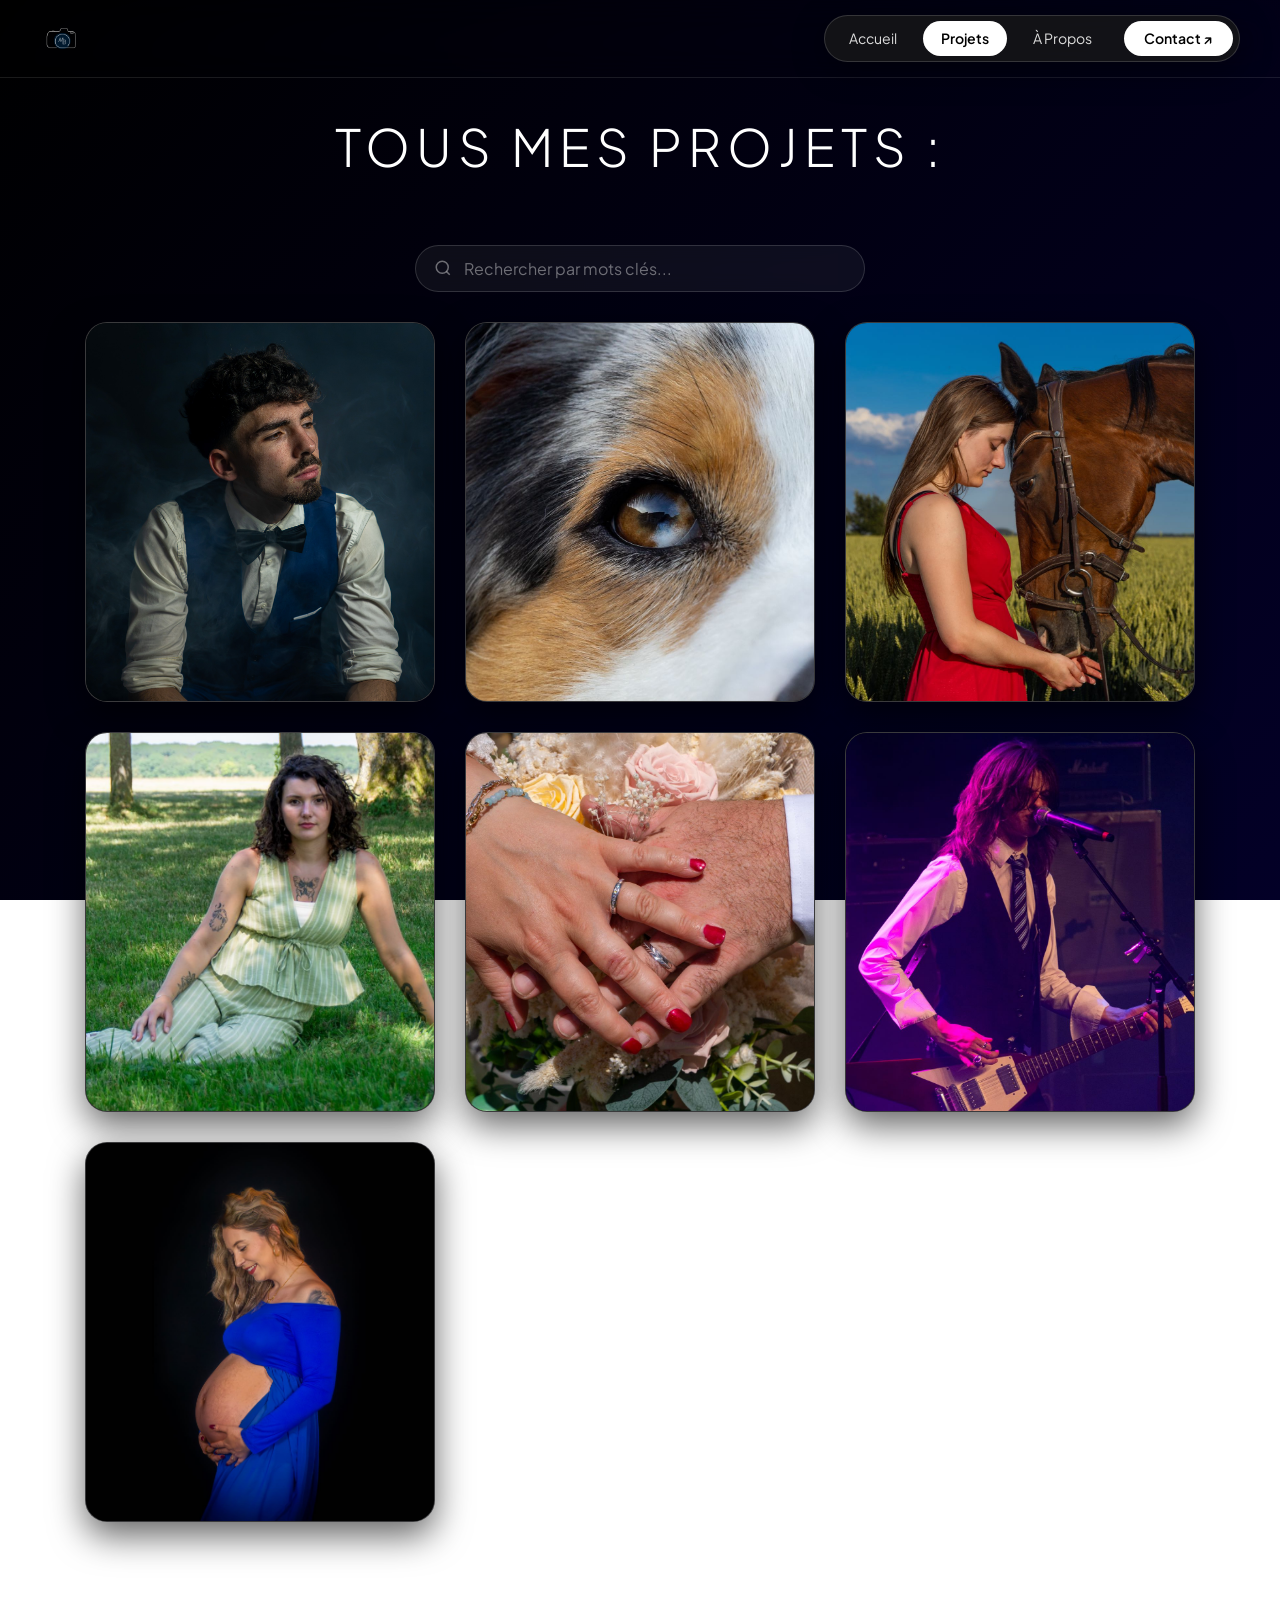
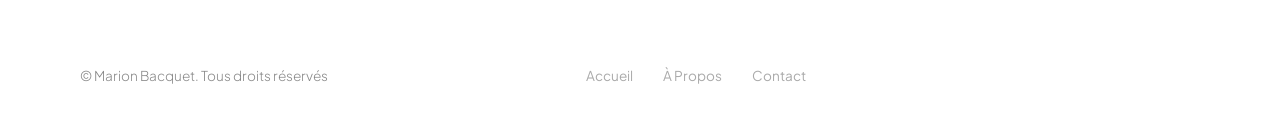
<file: projets.html>
<!DOCTYPE html>
<html lang="fr">

<head>
    <meta charset="UTF-8">
    <meta name="viewport" content="width=device-width, initial-scale=1.0">
    <title>Tous Mes Projets - Marion Bacquet</title>
    <meta name="description" content="Galerie complète des projets de photographie et création de Marion Bacquet.">
    <!-- Favicon -->
    <link rel="icon" type="image/png" sizes="32x32" href="[data-uri]">
    <link rel="shortcut icon" href="favicon.ico?v=3">
    <link rel="icon" type="image/x-icon" href="favicon.ico?v=3">
    <link rel="icon" type="image/png" sizes="32x32" href="assets/favicon-32x32.png?v=3">
    <link rel="icon" type="image/png" sizes="16x16" href="assets/favicon-16x16.png?v=3">
    <link rel="apple-touch-icon" sizes="180x180" href="assets/apple-touch-icon.png?v=3">
    <!-- Google Fonts -->
    <link rel="preconnect" href="https://fonts.googleapis.com">
    <link rel="preconnect" href="https://fonts.gstatic.com" crossorigin>
    <link
        href="https://fonts.googleapis.com/css2?family=Plus+Jakarta+Sans:ital,wght@0,300;0,400;0,500;0,600;0,700;1,400&display=swap"
        rel="stylesheet">
    <link rel="stylesheet" href="style.css">
</head>

<body>

    <!-- Top Navigation Header -->
    <header class="navbar-header">
        <div class="nav-container">
            <!-- Brand Logo (Camera with MB) -->
            <a href="index.html" class="brand-logo" aria-label="Accueil Marion Bacquet">
                <img src="assets/logo.png" alt="Logo Marion Bacquet" class="grid-card-photo">
            </a>

            <!-- Pill Navigation Bar -->
            <nav class="nav-capsule">
                <a href="index.html" class="nav-link">Accueil</a>
                <a href="projets.html" class="nav-link active">Projets</a>
                <a href="about.html" class="nav-link">À Propos</a>
                <a href="index.html#contact" class="nav-btn-contact">Contact ↗</a>
            </nav>
        </div>
    </header>

    <main class="projects-page-container">
        <!-- Main Title matching mockup -->
        <h1 class="projects-page-title">TOUS MES PROJETS :</h1>

        <!-- Barre de recherche pour les projets -->
        <div class="search-bar-container">
            <div class="search-bar-wrapper">
                <svg class="search-icon" width="18" height="18" viewBox="0 0 24 24" fill="none" stroke="currentColor"
                    stroke-width="2">
                    <circle cx="11" cy="11" r="8"></circle>
                    <line x1="21" y1="21" x2="16.65" y2="16.65"></line>
                </svg>
                <input type="text" class="project-search-input" placeholder="Rechercher par mots clés..."
                    aria-label="Rechercher des projets">
            </div>
        </div>

        <div class="all-projects-grid" id="allProjectsPageGrid">

            <!-- Card 1: Shooting Homme Solo -->
            <a href="shooting-Noan.html" class="grid-card-interactive" aria-label="Projet Shooting Homme Solo">
                <img src="assets/Noan/principal.jpg" alt="Portrait Studio" class="grid-card-photo" loading="lazy"
                    decoding="async">
                <div class="grid-card-glass-hover">
                    <h3>Portrait Studio</h3>
                    <p>Séance shooting portrait masculin en solo, capturant l'authenticité et le caractère à travers la
                        lumière naturelle.</p>
                    <span class="glass-btn">Voir le projet ↗</span>
                </div>
            </a>

            <!-- Card 2: Portrait Canin -->
            <a href="shooting-dog.html" class="grid-card-interactive" aria-label="Projet Portrait Canin">
                <img src="assets/dog_portrait.png" alt="Portrait Canin" class="grid-card-photo" loading="lazy"
                    decoding="async">
                <div class="grid-card-glass-hover">
                    <h3>Portrait Canin</h3>
                    <p>Shooting animalier capturant la personnalité et la douceur des animaux de compagnie.</p>
                    <span class="glass-btn">Voir le projet ↗</span>
                </div>
            </a>

            <!-- Card 2: Shooting Cheval -->
            <a href="shooting-cheval.html" class="grid-card-interactive" aria-label="Projet Shooting Cheval">
                <img src="assets/horse_red_dress.png" alt="Shooting Cheval" class="grid-card-photo" loading="lazy"
                    decoding="async">
                <div class="grid-card-glass-hover">
                    <h3>Shooting Cheval</h3>
                    <p>J'ai réalisé mon premier shooting avec un cheval en Juin dernier, ce fut une expérience très
                        enrichissante pour moi.</p>
                    <span class="glass-btn">Voir le projet ↗</span>
                </div>
            </a>

            <!-- Card 3: Portrait Nature -->
            <a href="shooting-leslie.html" class="grid-card-interactive" aria-label="Projet Portrait Nature">
                <img src="assets/woman_grass.png" alt="Portrait Nature" class="grid-card-photo" loading="lazy"
                    decoding="async">
                <div class="grid-card-glass-hover">
                    <h3>Portrait Nature</h3>
                    <p>Shooting portrait en extérieur, dans un cadre très joli.</p>
                    <span class="glass-btn">Voir le projet ↗</span>
                </div>
            </a>

            <!-- Card 4: Mariage & Alliances -->
            <a href="shooting-mariage.html" class="grid-card-interactive" aria-label="Projet Mariage & Alliances">
                <img src="assets/couple_rings.png" alt="Mariage & Alliances" class="grid-card-photo" loading="lazy"
                    decoding="async">
                <div class="grid-card-glass-hover">
                    <h3>Mariage & Alliances</h3>
                    <p>Reportage mariage focalisé sur les détails, les émotions et les moments précieux.</p>
                    <span class="glass-btn">Voir le projet ↗</span>
                </div>
            </a>

            <!-- Card 5: Bully On Rocks -->
            <a href="bullyonrocks.html" class="grid-card-interactive" aria-label="Projet Bully On Rocks">
                <img src="assets/bullyonrocks/tete.jpg" alt="Bully On Rocks" class="grid-card-photo" loading="lazy"
                    decoding="async">
                <div class="grid-card-glass-hover">
                    <h3>Bully On Rocks</h3>
                    <p>Shooting pour un groupe de Rock, au festival de Bully-les-Mines en 2026. Le festival "Bully On
                        Rocks"</p>
                    <span class="glass-btn">Voir le projet ↗</span>
                </div>
            </a>

            <!-- Card 6: Shooting Maternité -->
            <a href="shooting-maternite.html" class="grid-card-interactive" aria-label="Projet Shooting Maternité">
                <img src="assets/maternity_blue.png" alt="Shooting Maternité" class="grid-card-photo" loading="lazy"
                    decoding="async">
                <div class="grid-card-glass-hover">
                    <h3>Shooting Maternité</h3>
                    <p>Séance photo de mise en valeur de la future maman en intérieur.</p>
                    <span class="glass-btn">Voir le projet ↗</span>
                </div>
            </a>
        </div>
    </main>

    <!-- Site Footer -->
    <footer class="site-footer">
        <div class="footer-container">
            <div class="footer-copyright">
                © Marion Bacquet. Tous droits réservés
            </div>

            <div class="footer-nav">
                <a href="index.html">Accueil</a>
                <a href="about.html">À Propos</a>
                <a href="index.html#contact">Contact</a>
            </div>

            <div class="footer-socials">
                <!-- Mail -->
                <a href="mailto:photobymarion62@gmail.com" class="social-icon" aria-label="Email">
                    <svg width="22" height="22" viewBox="0 0 24 24" fill="none" stroke="currentColor"
                        stroke-width="1.8">
                        <rect x="2" y="4" width="20" height="16" rx="3"></rect>
                        <path d="M22 6l-10 7L2 6"></path>
                    </svg>
                </a>
                <!-- Instagram -->
                <a href="https://www.instagram.com/marion_bacquet/" target="_blank" rel="noopener" class="social-icon"
                    aria-label="Instagram">
                    <svg width="22" height="22" viewBox="0 0 24 24" fill="none" stroke="currentColor"
                        stroke-width="1.8">
                        <rect x="2" y="2" width="20" height="20" rx="6"></rect>
                        <path d="M16 11.37A4 4 0 1 1 12.63 8 4 4 0 0 1 16 11.37z"></path>
                        <line x1="17.5" y1="6.5" x2="17.51" y2="6.5"></line>
                    </svg>
                </a>
                <!-- Facebook -->
                <a href="https://www.facebook.com/profile.php?id=61564428346141" target="_blank" rel="noopener"
                    class="social-icon" aria-label="Facebook">
                    <svg width="22" height="22" viewBox="0 0 24 24" fill="none" stroke="currentColor"
                        stroke-width="1.8">
                        <path d="M18 2h-3a5 5 0 0 0-5 5v3H7v4h3v8h4v-8h3l1-4h-4V7a1 1 0 0 1 1-1h3z"></path>
                    </svg>
                </a>
                <!-- LinkedIn -->
                <a href="https://www.linkedin.com/in/marion-bacquet-a51765388/" target="_blank" rel="noopener"
                    class="social-icon" aria-label="LinkedIn">
                    <svg width="22" height="22" viewBox="0 0 24 24" fill="none" stroke="currentColor"
                        stroke-width="1.8">
                        <path d="M16 8a6 6 0 0 1 6 6v7h-4v-7a2 2 0 0 0-2-2 2 2 0 0 0-2 2v7h-4v-7a6 6 0 0 1 6-6z"></path>
                        <rect x="2" y="9" width="4" height="12"></rect>
                        <circle cx="4" cy="4" r="2"></circle>
                    </svg>
                </a>
            </div>
        </div>
    </footer>

    <!-- Global Contact Modal Popup -->
    <div id="contactModal" class="modal-overlay" aria-hidden="true" role="dialog">
        <div class="modal-container">
            <button id="closeContactModal" class="modal-close-btn" aria-label="Fermer la fenêtre">✕</button>
            <h2 class="modal-title">Contactez-moi :</h2>
            <form id="contactForm" action="https://formspree.io/f/xppaovye" method="POST" class="modal-form">
                <div class="form-row-duo">
                    <div class="form-group">
                        <label for="modalPrenom">Prénom :</label>
                        <input type="text" id="modalPrenom" name="prenom" class="form-input" placeholder="........"
                            required>
                    </div>
                    <div class="form-group">
                        <label for="modalNom">Nom :</label>
                        <input type="text" id="modalNom" name="nom" class="form-input" placeholder="........" required>
                    </div>
                </div>

                <div class="form-group">
                    <label for="modalEmail">Adresse Mail :</label>
                    <input type="email" id="modalEmail" name="email" class="form-input" placeholder="........" required>
                </div>

                <div class="form-group">
                    <label for="modalSujet">Sujet :</label>
                    <input type="text" id="modalSujet" name="_subject" class="form-input" placeholder="........"
                        required>
                </div>

                <div class="form-group">
                    <label for="modalMessage">Message :</label>
                    <textarea id="modalMessage" name="message" class="form-textarea" placeholder="........"
                        required></textarea>
                </div>

                <button type="submit" class="form-submit-btn">Envoyer le message ↗</button>
            </form>
        </div>
    </div>

    <script src="script.js"></script>

</body>

</html>
</file>
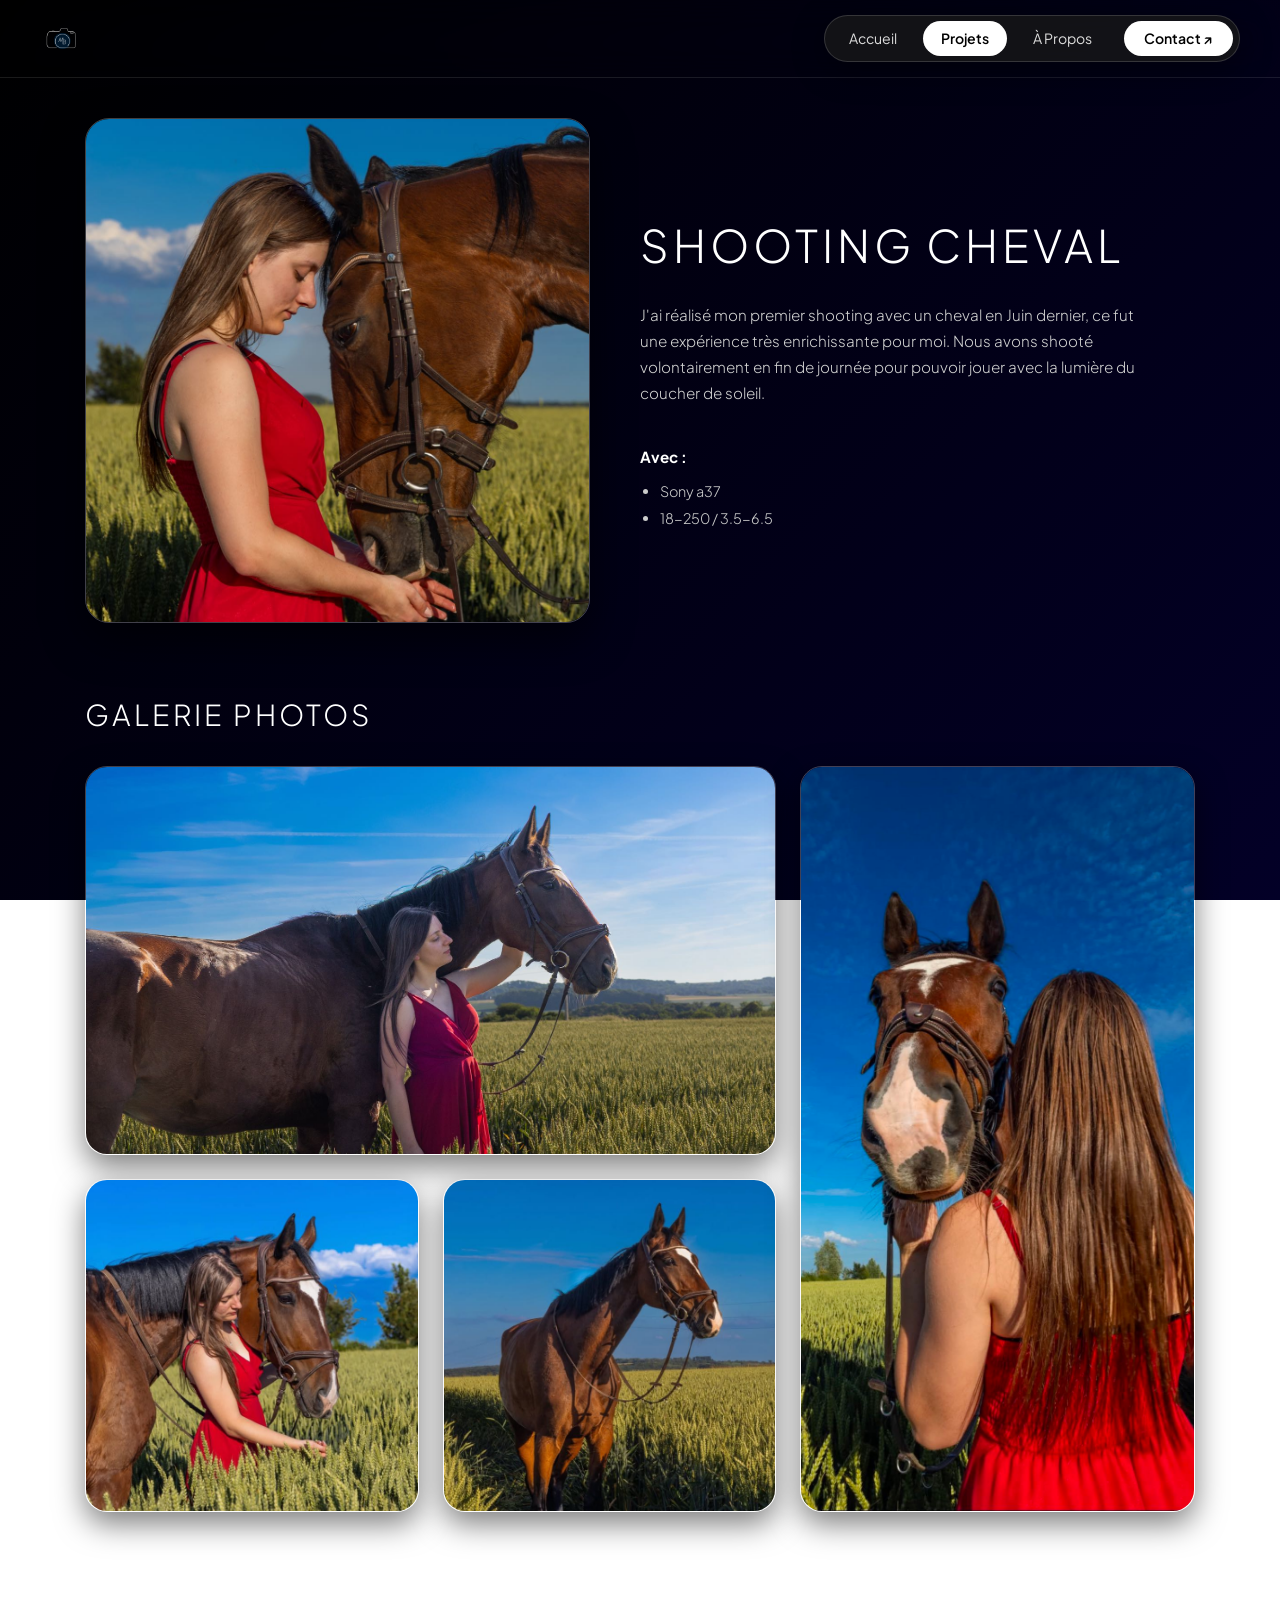
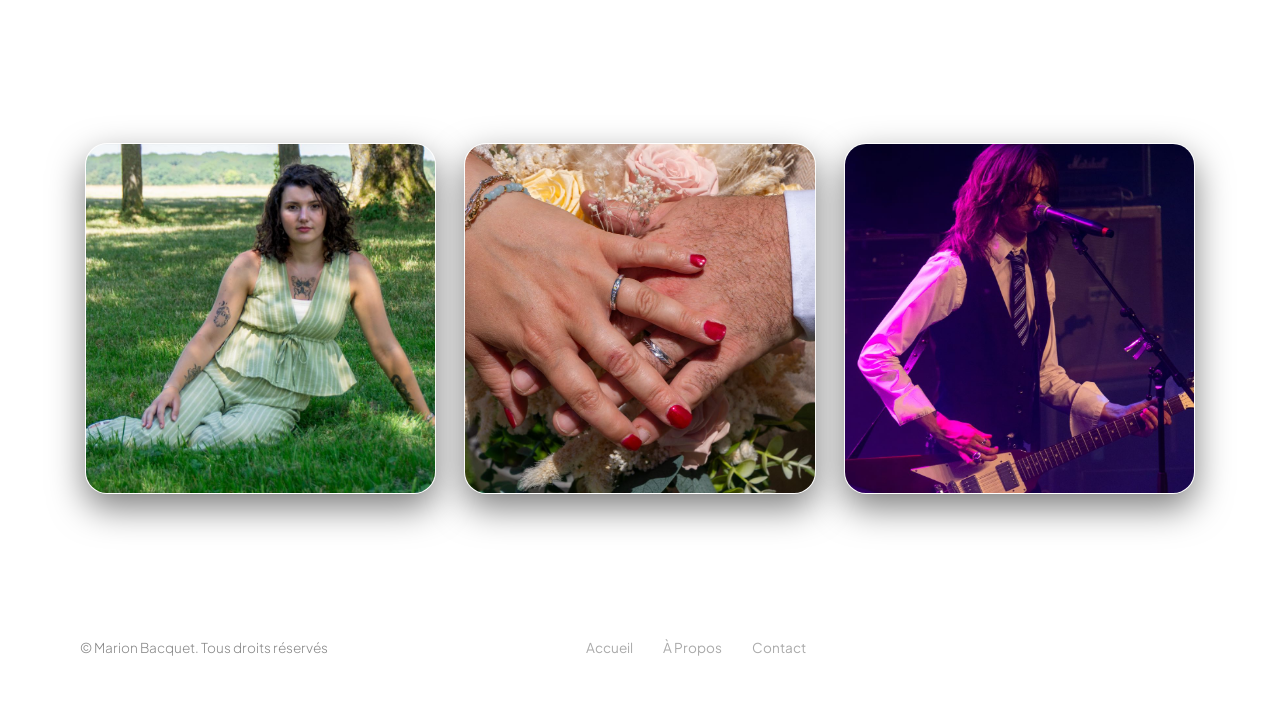
<file: shooting-cheval.html>
<!DOCTYPE html>
<html lang="fr">

<head>
    <meta charset="UTF-8">
    <meta name="viewport" content="width=device-width, initial-scale=1.0">
    <title>Shooting Cheval - Marion Bacquet</title>
    <meta name="description"
        content="Projet Shooting Cheval réalisé par Marion Bacquet en fin de journée avec lumière naturelle.">
    <!-- Favicon -->
    <link rel="icon" type="image/png" sizes="32x32" href="[data-uri]">
    <link rel="shortcut icon" href="favicon.ico?v=3">
    <link rel="icon" type="image/x-icon" href="favicon.ico?v=3">
    <link rel="icon" type="image/png" sizes="32x32" href="assets/favicon-32x32.png?v=3">
    <link rel="icon" type="image/png" sizes="16x16" href="assets/favicon-16x16.png?v=3">
    <link rel="apple-touch-icon" sizes="180x180" href="assets/apple-touch-icon.png?v=3">
    <!-- Google Fonts -->
    <link rel="preconnect" href="https://fonts.googleapis.com">
    <link rel="preconnect" href="https://fonts.gstatic.com" crossorigin>
    <link
        href="https://fonts.googleapis.com/css2?family=Plus+Jakarta+Sans:ital,wght@0,300;0,400;0,500;0,600;0,700;1,400&display=swap"
        rel="stylesheet">
    <link rel="stylesheet" href="style.css">
</head>

<body>

    <!-- Top Navigation Header -->
    <header class="navbar-header">
        <div class="nav-container">
            <!-- Brand Logo (Camera with MB) -->
            <a href="index.html" class="brand-logo" aria-label="Accueil Marion Bacquet">
                <img src="assets/logo.png" alt="Logo Marion Bacquet" class="grid-card-photo">
            </a>

            <!-- Pill Navigation Bar -->
            <nav class="nav-capsule">
                <a href="index.html" class="nav-link">Accueil</a>
                <a href="projets.html" class="nav-link active">Projets</a>
                <a href="about.html" class="nav-link">À Propos</a>
                <a href="index.html#contact" class="nav-btn-contact">Contact ↗</a>
            </nav>
        </div>
    </header>

    <main class="project-detail-container">

        <!-- 1. Hero Project Presentation -->
        <section class="project-hero-section">
            <div class="project-hero-media">
                <img src="assets/horse_red_dress.png" alt="Shooting Cheval portrait principal" fetchpriority="high"
                    decoding="async">
            </div>

            <div class="project-hero-info">
                <h1 class="project-title">SHOOTING CHEVAL</h1>
                <p class="project-description">
                    J'ai réalisé mon premier shooting avec un cheval en Juin dernier, ce fut une expérience très
                    enrichissante pour moi. Nous avons shooté volontairement en fin de journée pour pouvoir jouer avec
                    la lumière du coucher de soleil.
                </p>

                <div class="project-specs">
                    <h4>Avec :</h4>
                    <ul>
                        <li>Sony a37</li>
                        <li>18-250 / 3.5-6.5</li>
                    </ul>
                </div>
            </div>
        </section>

        <!-- 2. Photo Gallery Section (Asymmetric Mosaic) -->
        <section class="project-gallery-section">
            <h2 class="gallery-section-title">GALERIE PHOTOS</h2>

            <div class="gallery-mosaic-grid">
                <!-- Left Column (Wide image top + duo square bottom) -->
                <div class="gallery-left-col">
                    <div class="gallery-card-wide">
                        <img src="assets/cheval/horizontale.jpg" alt="Shooting Cheval vue horizontale" loading="lazy"
                            decoding="async">
                    </div>
                    <div class="gallery-duo-row">
                        <div class="gallery-card-square">
                            <img src="assets/cheval/carre1.JPG" alt="Shooting Cheval détail 1" loading="lazy"
                                decoding="async">
                        </div>
                        <div class="gallery-card-square">
                            <img src="assets/cheval/carre2.JPG" alt="Shooting Cheval détail 2" loading="lazy"
                                decoding="async">
                        </div>
                    </div>
                </div>

                <!-- Right Column (Tall portrait image) -->
                <div class="gallery-right-col">
                    <div class="gallery-card-tall">
                        <img src="assets/cheval/verticale.JPG" alt="Shooting Cheval portrait vertical" loading="lazy"
                            decoding="async">
                    </div>
                </div>
            </div>
        </section>

        <!-- 3. Voir d'autres projets Section -->
        <section class="other-projects-section">
            <h2 class="other-projects-title">VOIR D’AUTRES PROJETS :</h2>

            <!-- Barre de recherche pour les projets -->
            <div class="search-bar-container">
                <div class="search-bar-wrapper">
                    <svg class="search-icon" width="18" height="18" viewBox="0 0 24 24" fill="none"
                        stroke="currentColor" stroke-width="2">
                        <circle cx="11" cy="11" r="8"></circle>
                        <line x1="21" y1="21" x2="16.65" y2="16.65"></line>
                    </svg>
                    <input type="text" class="project-search-input" placeholder="Rechercher par mots clés..."
                        aria-label="Rechercher des projets">
                </div>
            </div>

            <div class="other-projects-grid">
                <a href="shooting-leslie.html" class="other-project-card" aria-label="Voir projet Portrait Nature">
                    <img src="assets/woman_grass.png" alt="Portrait Nature" loading="lazy" decoding="async">
                </a>
                <a href="shooting-mariage.html" class="other-project-card" aria-label="Voir projet Mariage & Alliances">
                    <img src="assets/couple_rings.png" alt="Mariage & Alliances" loading="lazy" decoding="async">
                </a>
            </div>
        </section>

    </main>

    <!-- Site Footer -->
    <footer class="site-footer">
        <div class="footer-container">
            <div class="footer-copyright">
                © Marion Bacquet. Tous droits réservés
            </div>

            <div class="footer-nav">
                <a href="index.html">Accueil</a>
                <a href="about.html">À Propos</a>
                <a href="index.html#contact">Contact</a>
            </div>

            <div class="footer-socials">
                <!-- Mail -->
                <a href="mailto:photobymarion62@gmail.com" class="social-icon" aria-label="Email">
                    <svg width="22" height="22" viewBox="0 0 24 24" fill="none" stroke="currentColor"
                        stroke-width="1.8">
                        <rect x="2" y="4" width="20" height="16" rx="3"></rect>
                        <path d="M22 6l-10 7L2 6"></path>
                    </svg>
                </a>
                <!-- Instagram -->
                <a href="https://www.instagram.com/marion_bacquet/" target="_blank" rel="noopener" class="social-icon"
                    aria-label="Instagram">
                    <svg width="22" height="22" viewBox="0 0 24 24" fill="none" stroke="currentColor"
                        stroke-width="1.8">
                        <rect x="2" y="2" width="20" height="20" rx="6"></rect>
                        <path d="M16 11.37A4 4 0 1 1 12.63 8 4 4 0 0 1 16 11.37z"></path>
                        <line x1="17.5" y1="6.5" x2="17.51" y2="6.5"></line>
                    </svg>
                </a>
                <!-- Facebook -->
                <a href="https://www.facebook.com/profile.php?id=61564428346141" target="_blank" rel="noopener"
                    class="social-icon" aria-label="Facebook">
                    <svg width="22" height="22" viewBox="0 0 24 24" fill="none" stroke="currentColor"
                        stroke-width="1.8">
                        <path d="M18 2h-3a5 5 0 0 0-5 5v3H7v4h3v8h4v-8h3l1-4h-4V7a1 1 0 0 1 1-1h3z"></path>
                    </svg>
                </a>
                <!-- LinkedIn -->
                <a href="https://www.linkedin.com/in/marion-bacquet-a51765388/" target="_blank" rel="noopener"
                    class="social-icon" aria-label="LinkedIn">
                    <svg width="22" height="22" viewBox="0 0 24 24" fill="none" stroke="currentColor"
                        stroke-width="1.8">
                        <path d="M16 8a6 6 0 0 1 6 6v7h-4v-7a2 2 0 0 0-2-2 2 2 0 0 0-2 2v7h-4v-7a6 6 0 0 1 6-6z"></path>
                        <rect x="2" y="9" width="4" height="12"></rect>
                        <circle cx="4" cy="4" r="2"></circle>
                    </svg>
                </a>
            </div>
        </div>
    </footer>

    <!-- Global Contact Modal Popup -->
    <div id="contactModal" class="modal-overlay" aria-hidden="true" role="dialog">
        <div class="modal-container">
            <button id="closeContactModal" class="modal-close-btn" aria-label="Fermer la fenêtre">✕</button>
            <h2 class="modal-title">Contactez-moi :</h2>
            <form id="contactForm" action="https://formspree.io/f/xppaovye" method="POST" class="modal-form">
                <div class="form-row-duo">
                    <div class="form-group">
                        <label for="modalPrenom">Prénom :</label>
                        <input type="text" id="modalPrenom" name="prenom" class="form-input" placeholder="........"
                            required>
                    </div>
                    <div class="form-group">
                        <label for="modalNom">Nom :</label>
                        <input type="text" id="modalNom" name="nom" class="form-input" placeholder="........" required>
                    </div>
                </div>

                <div class="form-group">
                    <label for="modalEmail">Adresse Mail :</label>
                    <input type="email" id="modalEmail" name="email" class="form-input" placeholder="........" required>
                </div>

                <div class="form-group">
                    <label for="modalSujet">Sujet :</label>
                    <input type="text" id="modalSujet" name="_subject" class="form-input" placeholder="........"
                        required>
                </div>

                <div class="form-group">
                    <label for="modalMessage">Message :</label>
                    <textarea id="modalMessage" name="message" class="form-textarea" placeholder="........"
                        required></textarea>
                </div>

                <button type="submit" class="form-submit-btn">Envoyer le message ↗</button>
            </form>
        </div>
    </div>

    <script src="script.js"></script>

</body>

</html>
</file>
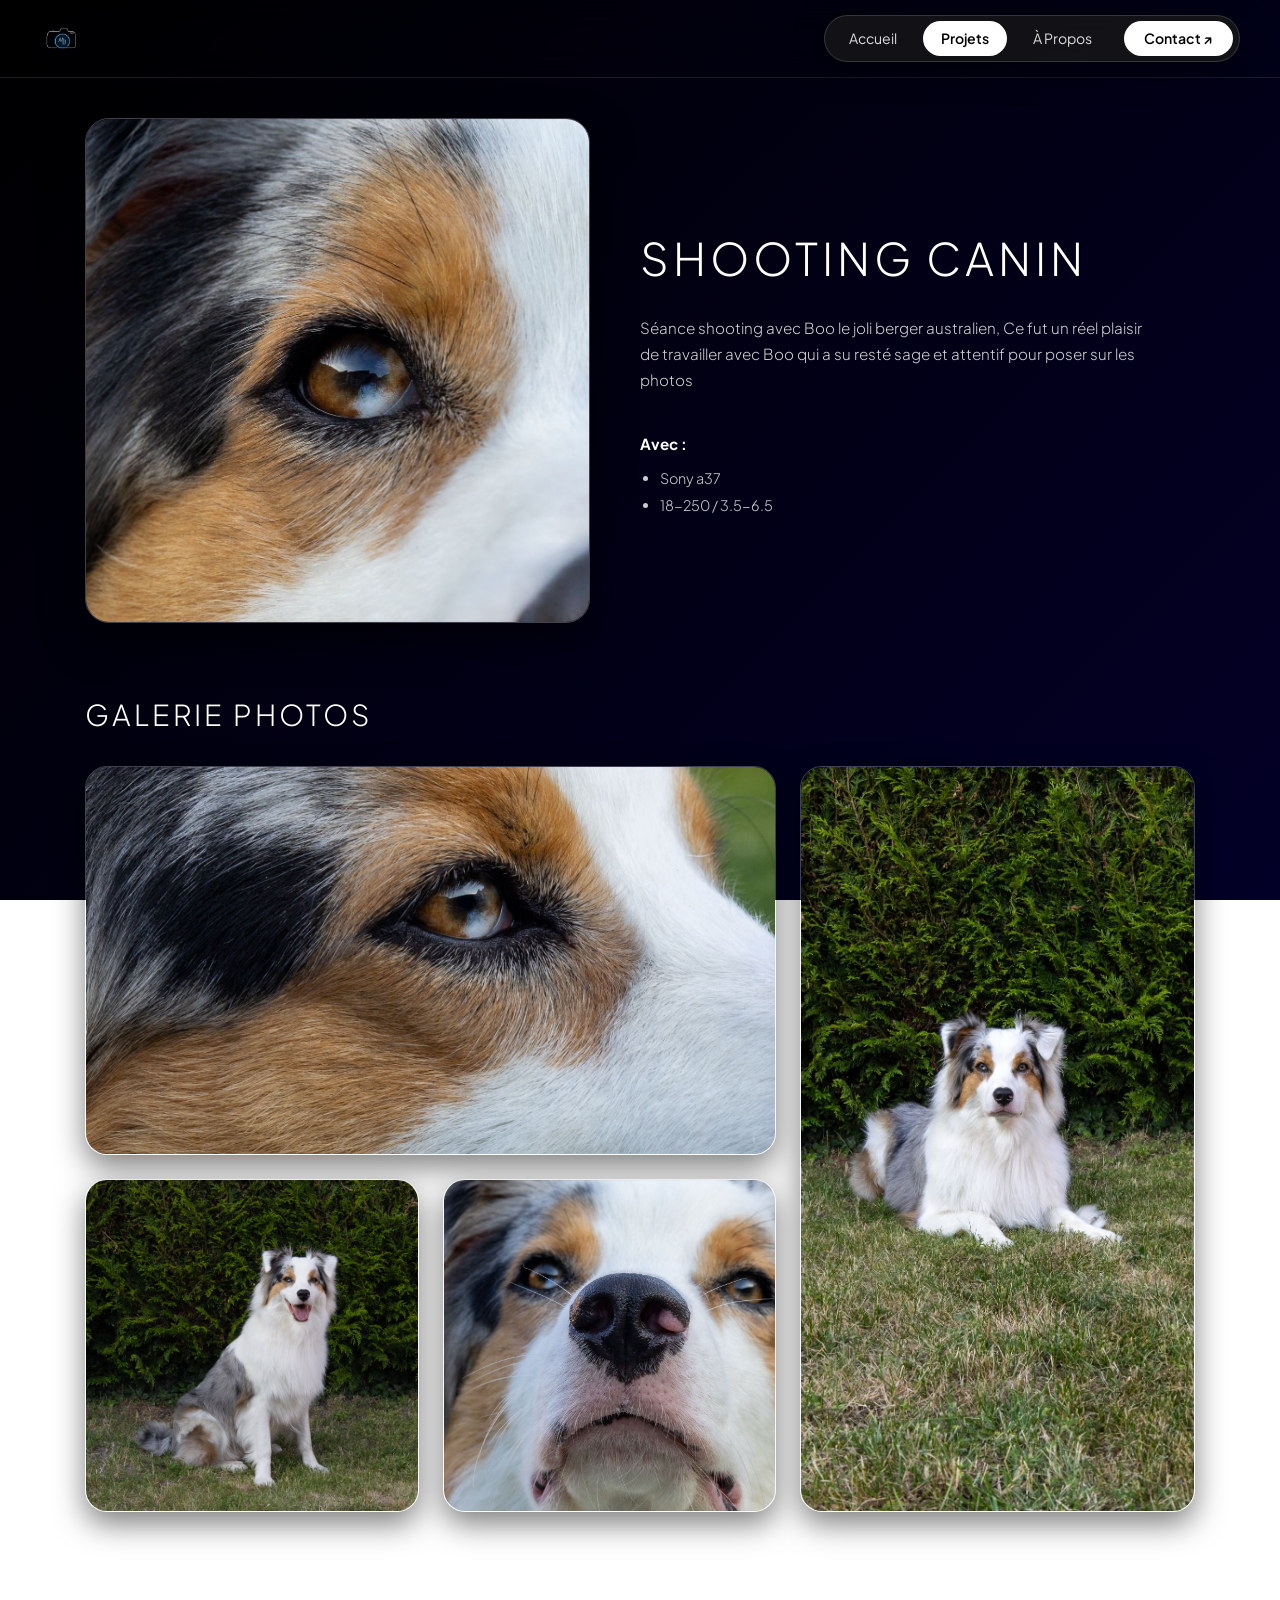
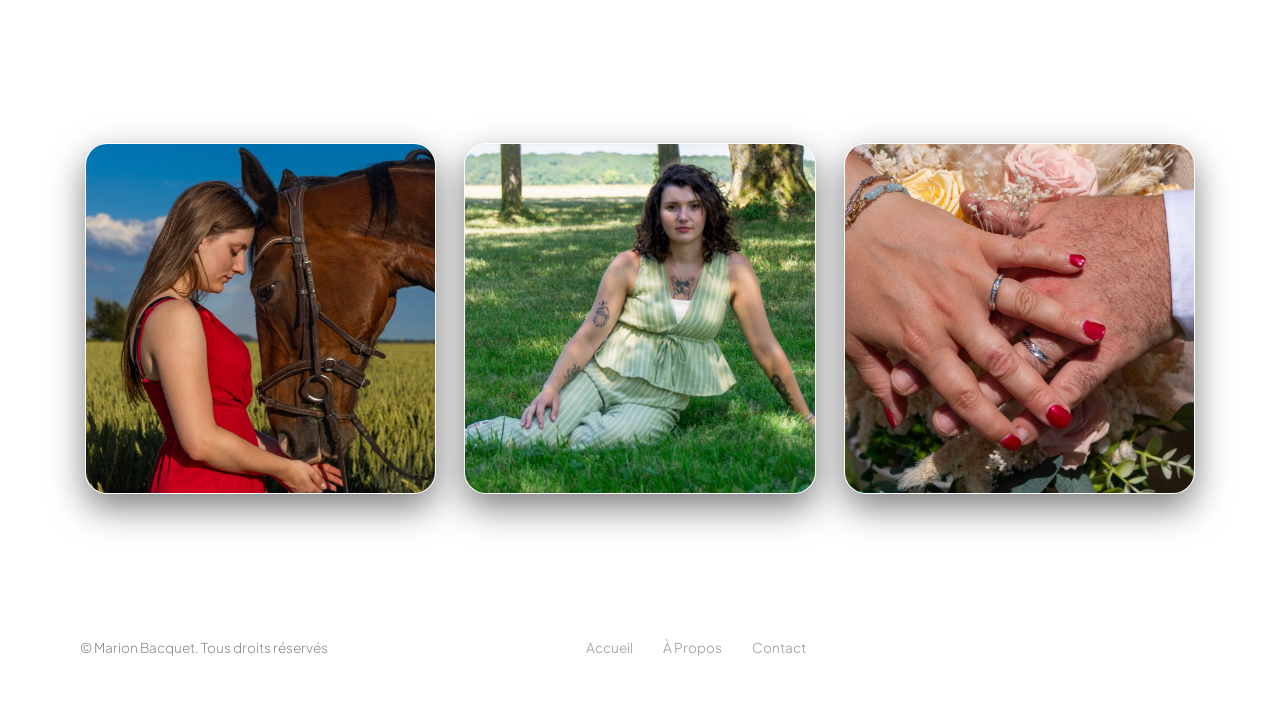
<file: shooting-dog.html>
<!DOCTYPE html>
<html lang="fr">

<head>
    <meta charset="UTF-8">
    <meta name="viewport" content="width=device-width, initial-scale=1.0">
    <title>Shooting Canin - Marion Bacquet</title>
    <meta name="description"
        content="Projet Shooting Maternité réalisé par Marion Bacquet en fin de journée avec lumière naturelle.">
    <!-- Favicon -->
    <link rel="icon" type="image/png" sizes="32x32" href="[data-uri]">
    <link rel="shortcut icon" href="favicon.ico?v=3">
    <link rel="icon" type="image/x-icon" href="favicon.ico?v=3">
    <link rel="icon" type="image/png" sizes="32x32" href="assets/favicon-32x32.png?v=3">
    <link rel="icon" type="image/png" sizes="16x16" href="assets/favicon-16x16.png?v=3">
    <link rel="apple-touch-icon" sizes="180x180" href="assets/apple-touch-icon.png?v=3">
    <!-- Google Fonts -->
    <link rel="preconnect" href="https://fonts.googleapis.com">
    <link rel="preconnect" href="https://fonts.gstatic.com" crossorigin>
    <link
        href="https://fonts.googleapis.com/css2?family=Plus+Jakarta+Sans:ital,wght@0,300;0,400;0,500;0,600;0,700;1,400&display=swap"
        rel="stylesheet">
    <link rel="stylesheet" href="style.css">
</head>

<body>

    <!-- Top Navigation Header -->
    <header class="navbar-header">
        <div class="nav-container">
            <!-- Brand Logo (Camera with MB) -->
            <a href="index.html" class="brand-logo" aria-label="Accueil Marion Bacquet">
                <img src="assets/logo.png" alt="Logo Marion Bacquet" class="grid-card-photo">
            </a>

            <!-- Pill Navigation Bar -->
            <nav class="nav-capsule">
                <a href="index.html" class="nav-link">Accueil</a>
                <a href="projets.html" class="nav-link active">Projets</a>
                <a href="about.html" class="nav-link">À Propos</a>
                <a href="index.html#contact" class="nav-btn-contact">Contact ↗</a>
            </nav>
        </div>
    </header>

    <main class="project-detail-container">

        <!-- 1. Hero Project Presentation -->
        <section class="project-hero-section">
            <div class="project-hero-media">
                <img src="assets/dog_portrait.png" alt="Shooting Canin portrait principal" fetchpriority="high" decoding="async">
            </div>

            <div class="project-hero-info">
                <h1 class="project-title">SHOOTING CANIN</h1>
                <p class="project-description">
                    Séance shooting avec Boo le joli berger australien, Ce fut un réel plaisir de travailler avec Boo
                    qui a su resté sage et attentif pour poser sur les photos
                </p>

                <div class="project-specs">
                    <h4>Avec :</h4>
                    <ul>
                        <li>Sony a37</li>
                        <li>18-250 / 3.5-6.5</li>
                    </ul>
                </div>
            </div>
        </section>

        <!-- 2. Photo Gallery Section (Asymmetric Mosaic) -->
        <section class="project-gallery-section">
            <h2 class="gallery-section-title">GALERIE PHOTOS</h2>

            <div class="gallery-mosaic-grid">
                <!-- Left Column (Wide image top + duo square bottom) -->
                <div class="gallery-left-col">
                    <div class="gallery-card-wide">
                        <img src="assets/dog/horizontale.JPG" alt="Shooting vue horizontale" loading="lazy" decoding="async">
                    </div>
                    <div class="gallery-duo-row">
                        <div class="gallery-card-square">
                            <img src="assets/dog/carre1.JPG" alt="Shooting détail 1" loading="lazy" decoding="async">
                        </div>
                        <div class="gallery-card-square">
                            <img src="assets/dog/carre2.JPG" alt="Shooting détail 2" loading="lazy" decoding="async">
                        </div>
                    </div>
                </div>

                <!-- Right Column (Tall portrait image) -->
                <div class="gallery-right-col">
                    <div class="gallery-card-tall">
                        <img src="assets/dog/verticale.JPG" alt="Shooting portrait vertical" loading="lazy" decoding="async">
                    </div>
                </div>
            </div>
        </section>

        <!-- 3. Voir d'autres projets Section -->
        <section class="other-projects-section">
            <h2 class="other-projects-title">VOIR D’AUTRES PROJETS :</h2>

            <!-- Barre de recherche pour les projets -->
            <div class="search-bar-container">
                <div class="search-bar-wrapper">
                    <svg class="search-icon" width="18" height="18" viewBox="0 0 24 24" fill="none"
                        stroke="currentColor" stroke-width="2">
                        <circle cx="11" cy="11" r="8"></circle>
                        <line x1="21" y1="21" x2="16.65" y2="16.65"></line>
                    </svg>
                    <input type="text" class="project-search-input" placeholder="Rechercher par mots clés..."
                        aria-label="Rechercher des projets">
                </div>
            </div>

            <div class="other-projects-grid">
                <a href="shooting-cheval.html" class="other-project-card" aria-label="Voir projet Shooting Cheval">
                    <img src="assets/horse_red_dress.png" alt="Shooting Cheval" loading="lazy" decoding="async">
                </a>
                <a href="shooting-leslie.html" class="other-project-card" aria-label="Voir projet Portrait Nature">
                    <img src="assets/woman_grass.png" alt="Portrait Nature" loading="lazy" decoding="async">
                </a>
                <a href="shooting-mariage.html" class="other-project-card" aria-label="Voir projet Mariage & Alliances">
                    <img src="assets/couple_rings.png" alt="Mariage & Alliances" loading="lazy" decoding="async">
                </a>
            </div>
        </section>

    </main>

    <!-- Site Footer -->
    <footer class="site-footer">
        <div class="footer-container">
            <div class="footer-copyright">
                © Marion Bacquet. Tous droits réservés
            </div>

            <div class="footer-nav">
                <a href="index.html">Accueil</a>
                <a href="about.html">À Propos</a>
                <a href="index.html#contact">Contact</a>
            </div>

            <div class="footer-socials">
                <!-- Mail -->
                <a href="mailto:photobymarion62@gmail.com" class="social-icon" aria-label="Email">
                    <svg width="22" height="22" viewBox="0 0 24 24" fill="none" stroke="currentColor"
                        stroke-width="1.8">
                        <rect x="2" y="4" width="20" height="16" rx="3"></rect>
                        <path d="M22 6l-10 7L2 6"></path>
                    </svg>
                </a>
                <!-- Instagram -->
                <a href="https://www.instagram.com/marion_bacquet/" target="_blank" rel="noopener" class="social-icon"
                    aria-label="Instagram">
                    <svg width="22" height="22" viewBox="0 0 24 24" fill="none" stroke="currentColor"
                        stroke-width="1.8">
                        <rect x="2" y="2" width="20" height="20" rx="6"></rect>
                        <path d="M16 11.37A4 4 0 1 1 12.63 8 4 4 0 0 1 16 11.37z"></path>
                        <line x1="17.5" y1="6.5" x2="17.51" y2="6.5"></line>
                    </svg>
                </a>
                <!-- Facebook -->
                <a href="https://www.facebook.com/profile.php?id=61564428346141" target="_blank" rel="noopener"
                    class="social-icon" aria-label="Facebook">
                    <svg width="22" height="22" viewBox="0 0 24 24" fill="none" stroke="currentColor"
                        stroke-width="1.8">
                        <path d="M18 2h-3a5 5 0 0 0-5 5v3H7v4h3v8h4v-8h3l1-4h-4V7a1 1 0 0 1 1-1h3z"></path>
                    </svg>
                </a>
                <!-- LinkedIn -->
                <a href="https://www.linkedin.com/in/marion-bacquet-a51765388/" target="_blank" rel="noopener"
                    class="social-icon" aria-label="LinkedIn">
                    <svg width="22" height="22" viewBox="0 0 24 24" fill="none" stroke="currentColor"
                        stroke-width="1.8">
                        <path d="M16 8a6 6 0 0 1 6 6v7h-4v-7a2 2 0 0 0-2-2 2 2 0 0 0-2 2v7h-4v-7a6 6 0 0 1 6-6z"></path>
                        <rect x="2" y="9" width="4" height="12"></rect>
                        <circle cx="4" cy="4" r="2"></circle>
                    </svg>
                </a>
            </div>
        </div>
    </footer>

    <!-- Global Contact Modal Popup -->
    <div id="contactModal" class="modal-overlay" aria-hidden="true" role="dialog">
        <div class="modal-container">
            <button id="closeContactModal" class="modal-close-btn" aria-label="Fermer la fenêtre">✕</button>
            <h2 class="modal-title">Contactez-moi :</h2>
            <form id="contactForm" action="https://formspree.io/f/xppaovye" method="POST" class="modal-form">
                <div class="form-row-duo">
                    <div class="form-group">
                        <label for="modalPrenom">Prénom :</label>
                        <input type="text" id="modalPrenom" name="prenom" class="form-input" placeholder="........"
                            required>
                    </div>
                    <div class="form-group">
                        <label for="modalNom">Nom :</label>
                        <input type="text" id="modalNom" name="nom" class="form-input" placeholder="........" required>
                    </div>
                </div>

                <div class="form-group">
                    <label for="modalEmail">Adresse Mail :</label>
                    <input type="email" id="modalEmail" name="email" class="form-input" placeholder="........" required>
                </div>

                <div class="form-group">
                    <label for="modalSujet">Sujet :</label>
                    <input type="text" id="modalSujet" name="_subject" class="form-input" placeholder="........"
                        required>
                </div>

                <div class="form-group">
                    <label for="modalMessage">Message :</label>
                    <textarea id="modalMessage" name="message" class="form-textarea" placeholder="........"
                        required></textarea>
                </div>

                <button type="submit" class="form-submit-btn">Envoyer le message ↗</button>
            </form>
        </div>
    </div>

    <script src="script.js"></script>

</body>

</html>
</file>
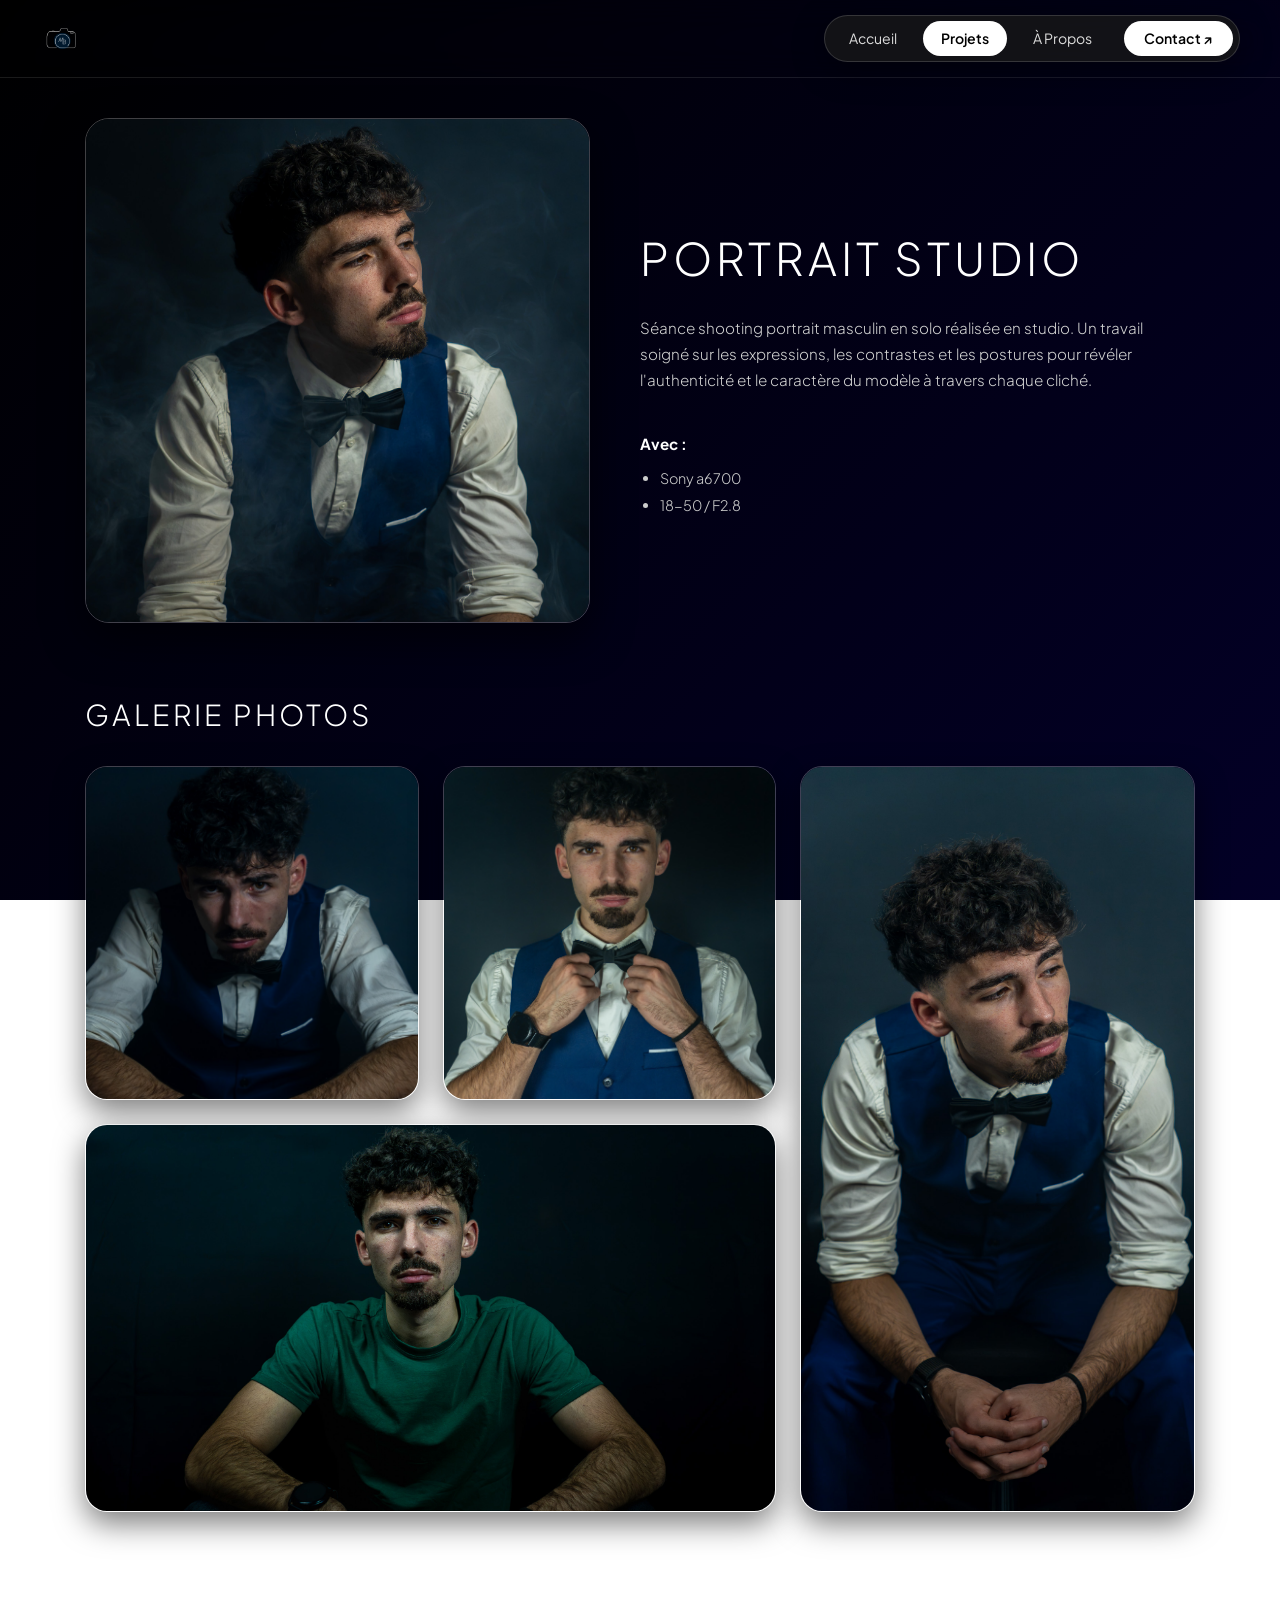
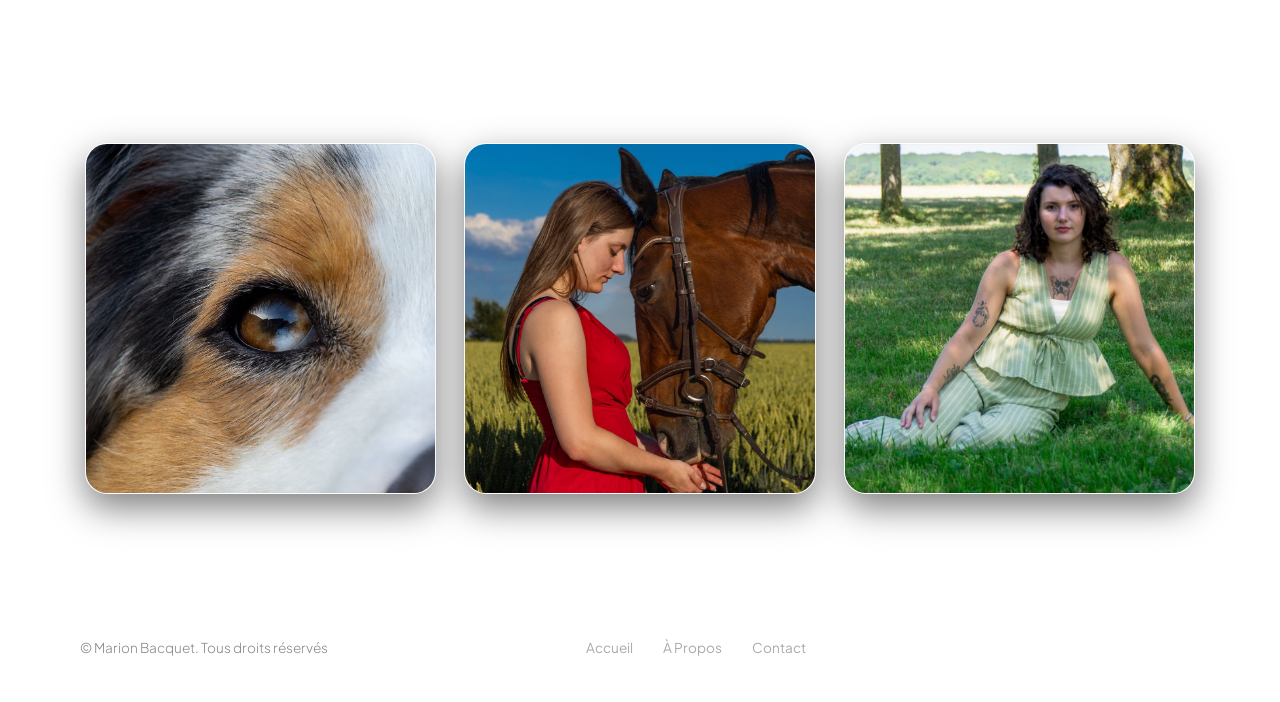
<file: shooting-homme.html>
<!DOCTYPE html>
<html lang="fr">
<head>
    <meta charset="UTF-8">
    <meta http-equiv="refresh" content="0; url=shooting-Noan.html">
    <script>window.location.replace("shooting-Noan.html");</script>
    <title>Redirection...</title>
</head>
<body>
    <p>Redirection vers <a href="shooting-Noan.html">Portrait Studio</a>...</p>
</body>
</html>
</file>
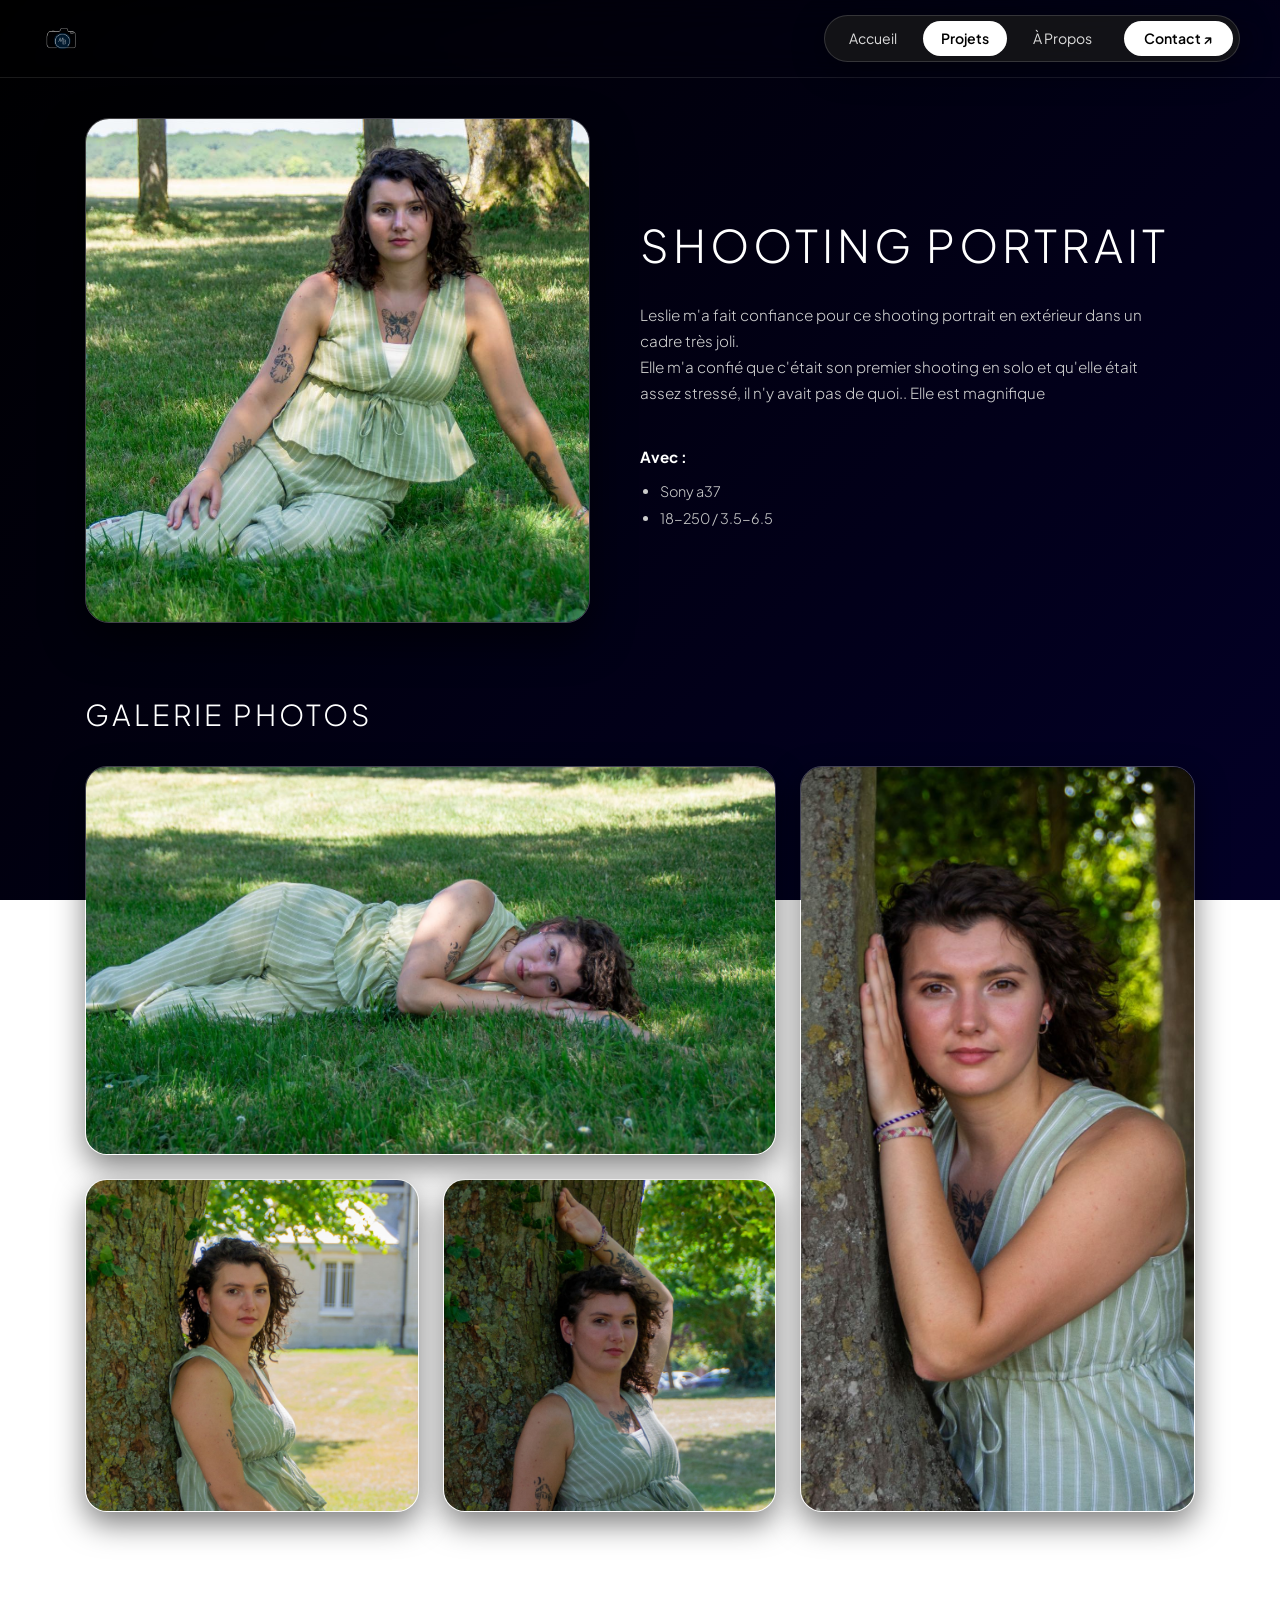
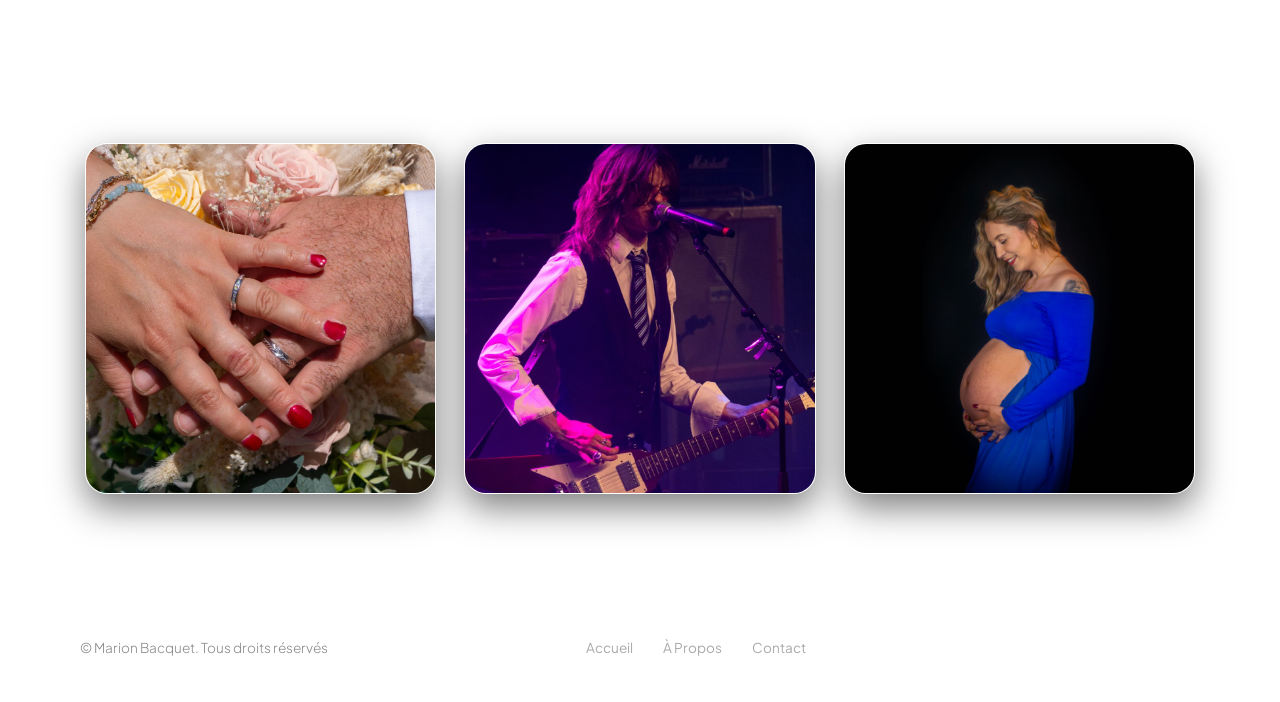
<file: shooting-leslie.html>
<!DOCTYPE html>
<html lang="fr">

<head>
    <meta charset="UTF-8">
    <meta name="viewport" content="width=device-width, initial-scale=1.0">
    <title>Shooting Solo - Marion Bacquet</title>
    <meta name="description"
        content="Projet Shooting Maternité réalisé par Marion Bacquet en fin de journée avec lumière naturelle.">
    <!-- Favicon -->
    <link rel="icon" type="image/png" sizes="32x32" href="[data-uri]">
    <link rel="shortcut icon" href="favicon.ico?v=3">
    <link rel="icon" type="image/x-icon" href="favicon.ico?v=3">
    <link rel="icon" type="image/png" sizes="32x32" href="assets/favicon-32x32.png?v=3">
    <link rel="icon" type="image/png" sizes="16x16" href="assets/favicon-16x16.png?v=3">
    <link rel="apple-touch-icon" sizes="180x180" href="assets/apple-touch-icon.png?v=3">
    <!-- Google Fonts -->
    <link rel="preconnect" href="https://fonts.googleapis.com">
    <link rel="preconnect" href="https://fonts.gstatic.com" crossorigin>
    <link
        href="https://fonts.googleapis.com/css2?family=Plus+Jakarta+Sans:ital,wght@0,300;0,400;0,500;0,600;0,700;1,400&display=swap"
        rel="stylesheet">
    <link rel="stylesheet" href="style.css">
</head>

<body>

    <!-- Top Navigation Header -->
    <header class="navbar-header">
        <div class="nav-container">
            <!-- Brand Logo (Camera with MB) -->
            <a href="index.html" class="brand-logo" aria-label="Accueil Marion Bacquet">
                <img src="assets/logo.png" alt="Logo Marion Bacquet" class="grid-card-photo">
            </a>

            <!-- Pill Navigation Bar -->
            <nav class="nav-capsule">
                <a href="index.html" class="nav-link">Accueil</a>
                <a href="projets.html" class="nav-link active">Projets</a>
                <a href="about.html" class="nav-link">À Propos</a>
                <a href="index.html#contact" class="nav-btn-contact">Contact ↗</a>
            </nav>
        </div>
    </header>

    <main class="project-detail-container">

        <!-- 1. Hero Project Presentation -->
        <section class="project-hero-section">
            <div class="project-hero-media">
                <img src="assets/woman_grass.png" alt="Shooting Portrait Nature portrait principal" fetchpriority="high" decoding="async">
            </div>

            <div class="project-hero-info">
                <h1 class="project-title">SHOOTING PORTRAIT</h1>
                <p class="project-description">
                    Leslie m'a fait confiance pour ce shooting portrait en extérieur dans un cadre très joli.<br>
                    Elle m'a confié que c'était son premier shooting en solo et qu'elle était assez stressé, il n'y
                    avait pas de quoi.. Elle est magnifique
                </p>

                <div class="project-specs">
                    <h4>Avec :</h4>
                    <ul>
                        <li>Sony a37</li>
                        <li>18-250 / 3.5-6.5</li>
                    </ul>
                </div>
            </div>
        </section>

        <!-- 2. Photo Gallery Section (Asymmetric Mosaic) -->
        <section class="project-gallery-section">
            <h2 class="gallery-section-title">GALERIE PHOTOS</h2>

            <div class="gallery-mosaic-grid">
                <!-- Left Column (Wide image top + duo square bottom) -->
                <div class="gallery-left-col">
                    <div class="gallery-card-wide">
                        <img src="assets/Leslie/horizontale.jpg" alt="Shooting vue horizontale" loading="lazy" decoding="async">
                    </div>
                    <div class="gallery-duo-row">
                        <div class="gallery-card-square">
                            <img src="assets/Leslie/carre1.jpg" alt="Shooting détail 1" loading="lazy" decoding="async">
                        </div>
                        <div class="gallery-card-square">
                            <img src="assets/Leslie/carre2.jpg" alt="Shooting détail 2" loading="lazy" decoding="async">
                        </div>
                    </div>
                </div>

                <!-- Right Column (Tall portrait image) -->
                <div class="gallery-right-col">
                    <div class="gallery-card-tall">
                        <img src="assets/Leslie/verticale.jpg" alt="Shooting portrait vertical" loading="lazy" decoding="async">
                    </div>
                </div>
            </div>
        </section>

        <!-- 3. Voir d'autres projets Section -->
        <section class="other-projects-section">
            <h2 class="other-projects-title">VOIR D’AUTRES PROJETS :</h2>

            <!-- Barre de recherche pour les projets -->
            <div class="search-bar-container">
                <div class="search-bar-wrapper">
                    <svg class="search-icon" width="18" height="18" viewBox="0 0 24 24" fill="none"
                        stroke="currentColor" stroke-width="2">
                        <circle cx="11" cy="11" r="8"></circle>
                        <line x1="21" y1="21" x2="16.65" y2="16.65"></line>
                    </svg>
                    <input type="text" class="project-search-input" placeholder="Rechercher par mots clés..."
                        aria-label="Rechercher des projets">
                </div>
            </div>

            <div class="other-projects-grid">
                <a href="shooting-mariage.html" class="other-project-card" aria-label="Voir projet Mariage & Alliances">
                    <img src="assets/couple_rings.png" alt="Mariage & Alliances" loading="lazy" decoding="async">
                </a>
                <a href="bullyonrocks.html" class="other-project-card" aria-label="Voir projet Bully On Rocks">
                    <img src="assets/bullyonrocks/tete.jpg" alt="Bully On Rocks" loading="lazy" decoding="async">
                </a>
                <a href="shooting-maternite.html" class="other-project-card" aria-label="Voir projet Shooting Maternité">
                    <img src="assets/maternity_blue.png" alt="Shooting Maternité" loading="lazy" decoding="async">
                </a>
            </div>
        </section>

    </main>

    <!-- Site Footer -->
    <footer class="site-footer">
        <div class="footer-container">
            <div class="footer-copyright">
                © Marion Bacquet. Tous droits réservés
            </div>

            <div class="footer-nav">
                <a href="index.html">Accueil</a>
                <a href="about.html">À Propos</a>
                <a href="index.html#contact">Contact</a>
            </div>

            <div class="footer-socials">
                <!-- Mail -->
                <a href="mailto:photobymarion62@gmail.com" class="social-icon" aria-label="Email">
                    <svg width="22" height="22" viewBox="0 0 24 24" fill="none" stroke="currentColor"
                        stroke-width="1.8">
                        <rect x="2" y="4" width="20" height="16" rx="3"></rect>
                        <path d="M22 6l-10 7L2 6"></path>
                    </svg>
                </a>
                <!-- Instagram -->
                <a href="https://www.instagram.com/marion_bacquet/" target="_blank" rel="noopener" class="social-icon"
                    aria-label="Instagram">
                    <svg width="22" height="22" viewBox="0 0 24 24" fill="none" stroke="currentColor"
                        stroke-width="1.8">
                        <rect x="2" y="2" width="20" height="20" rx="6"></rect>
                        <path d="M16 11.37A4 4 0 1 1 12.63 8 4 4 0 0 1 16 11.37z"></path>
                        <line x1="17.5" y1="6.5" x2="17.51" y2="6.5"></line>
                    </svg>
                </a>
                <!-- Facebook -->
                <a href="https://www.facebook.com/profile.php?id=61564428346141" target="_blank" rel="noopener"
                    class="social-icon" aria-label="Facebook">
                    <svg width="22" height="22" viewBox="0 0 24 24" fill="none" stroke="currentColor"
                        stroke-width="1.8">
                        <path d="M18 2h-3a5 5 0 0 0-5 5v3H7v4h3v8h4v-8h3l1-4h-4V7a1 1 0 0 1 1-1h3z"></path>
                    </svg>
                </a>
                <!-- LinkedIn -->
                <a href="https://www.linkedin.com/in/marion-bacquet-a51765388/" target="_blank" rel="noopener"
                    class="social-icon" aria-label="LinkedIn">
                    <svg width="22" height="22" viewBox="0 0 24 24" fill="none" stroke="currentColor"
                        stroke-width="1.8">
                        <path d="M16 8a6 6 0 0 1 6 6v7h-4v-7a2 2 0 0 0-2-2 2 2 0 0 0-2 2v7h-4v-7a6 6 0 0 1 6-6z"></path>
                        <rect x="2" y="9" width="4" height="12"></rect>
                        <circle cx="4" cy="4" r="2"></circle>
                    </svg>
                </a>
            </div>
        </div>
    </footer>

    <!-- Global Contact Modal Popup -->
    <div id="contactModal" class="modal-overlay" aria-hidden="true" role="dialog">
        <div class="modal-container">
            <button id="closeContactModal" class="modal-close-btn" aria-label="Fermer la fenêtre">✕</button>
            <h2 class="modal-title">Contactez-moi :</h2>
            <form id="contactForm" action="https://formspree.io/f/xppaovye" method="POST" class="modal-form">
                <div class="form-row-duo">
                    <div class="form-group">
                        <label for="modalPrenom">Prénom :</label>
                        <input type="text" id="modalPrenom" name="prenom" class="form-input" placeholder="........"
                            required>
                    </div>
                    <div class="form-group">
                        <label for="modalNom">Nom :</label>
                        <input type="text" id="modalNom" name="nom" class="form-input" placeholder="........" required>
                    </div>
                </div>

                <div class="form-group">
                    <label for="modalEmail">Adresse Mail :</label>
                    <input type="email" id="modalEmail" name="email" class="form-input" placeholder="........" required>
                </div>

                <div class="form-group">
                    <label for="modalSujet">Sujet :</label>
                    <input type="text" id="modalSujet" name="_subject" class="form-input" placeholder="........"
                        required>
                </div>

                <div class="form-group">
                    <label for="modalMessage">Message :</label>
                    <textarea id="modalMessage" name="message" class="form-textarea" placeholder="........"
                        required></textarea>
                </div>

                <button type="submit" class="form-submit-btn">Envoyer le message ↗</button>
            </form>
        </div>
    </div>

    <script src="script.js"></script>

</body>

</html>
</file>
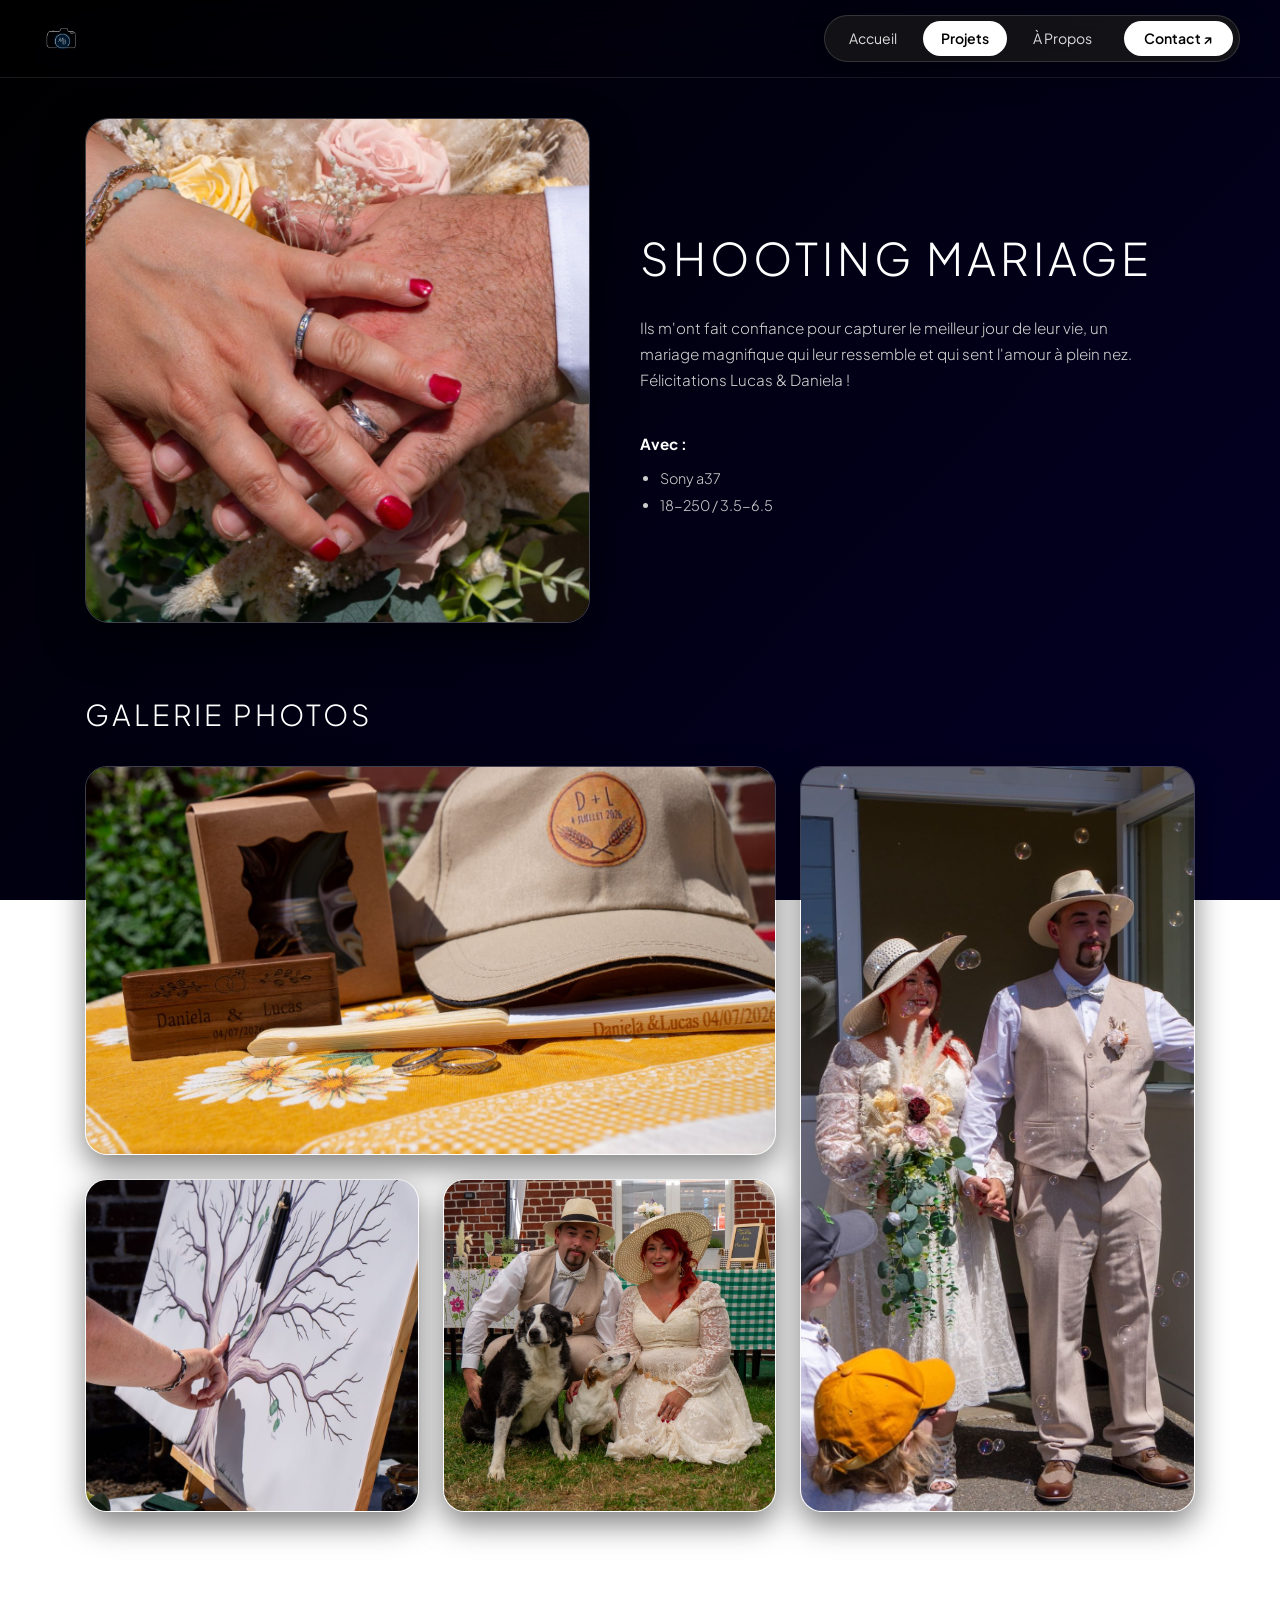
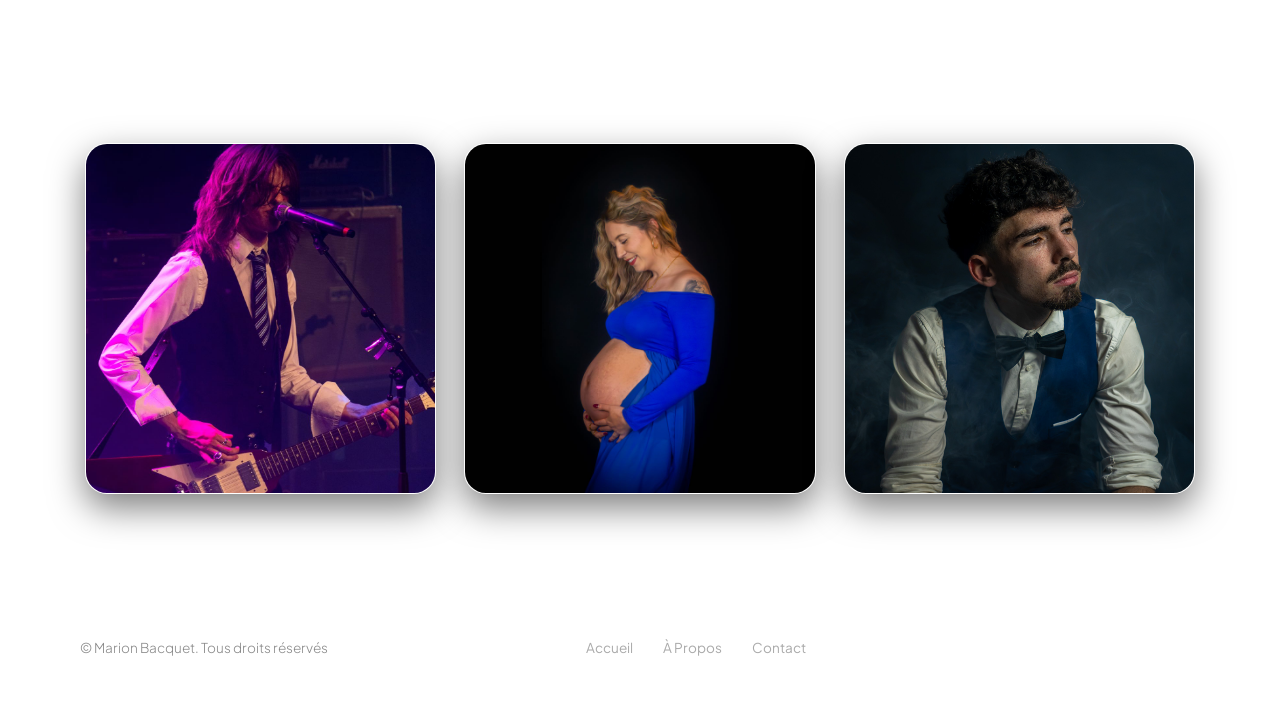
<file: shooting-mariage.html>
<!DOCTYPE html>
<html lang="fr">

<head>
    <meta charset="UTF-8">
    <meta name="viewport" content="width=device-width, initial-scale=1.0">
    <title>Shooting Mariage - Marion Bacquet</title>
    <meta name="description"
        content="Projet Shooting Maternité réalisé par Marion Bacquet en fin de journée avec lumière naturelle.">
    <!-- Favicon -->
    <link rel="icon" type="image/png" sizes="32x32" href="[data-uri]">
    <link rel="shortcut icon" href="favicon.ico?v=3">
    <link rel="icon" type="image/x-icon" href="favicon.ico?v=3">
    <link rel="icon" type="image/png" sizes="32x32" href="assets/favicon-32x32.png?v=3">
    <link rel="icon" type="image/png" sizes="16x16" href="assets/favicon-16x16.png?v=3">
    <link rel="apple-touch-icon" sizes="180x180" href="assets/apple-touch-icon.png?v=3">
    <!-- Google Fonts -->
    <link rel="preconnect" href="https://fonts.googleapis.com">
    <link rel="preconnect" href="https://fonts.gstatic.com" crossorigin>
    <link
        href="https://fonts.googleapis.com/css2?family=Plus+Jakarta+Sans:ital,wght@0,300;0,400;0,500;0,600;0,700;1,400&display=swap"
        rel="stylesheet">
    <link rel="stylesheet" href="style.css">
</head>

<body>

    <!-- Top Navigation Header -->
    <header class="navbar-header">
        <div class="nav-container">
            <!-- Brand Logo (Camera with MB) -->
            <a href="index.html" class="brand-logo" aria-label="Accueil Marion Bacquet">
                <img src="assets/logo.png" alt="Logo Marion Bacquet" class="grid-card-photo">
            </a>

            <!-- Pill Navigation Bar -->
            <nav class="nav-capsule">
                <a href="index.html" class="nav-link">Accueil</a>
                <a href="projets.html" class="nav-link active">Projets</a>
                <a href="about.html" class="nav-link">À Propos</a>
                <a href="index.html#contact" class="nav-btn-contact">Contact ↗</a>
            </nav>
        </div>
    </header>

    <main class="project-detail-container">

        <!-- 1. Hero Project Presentation -->
        <section class="project-hero-section">
            <div class="project-hero-media">
                <img src="assets/couple_rings.png" alt="Shooting Mariage portrait principal" fetchpriority="high"
                    decoding="async">
            </div>

            <div class="project-hero-info">
                <h1 class="project-title">SHOOTING MARIAGE</h1>
                <p class="project-description">
                    Ils m'ont fait confiance pour capturer le meilleur jour de leur vie, un mariage magnifique qui leur
                    ressemble et qui sent l'amour à plein nez. <br>
                    Félicitations Lucas & Daniela !
                </p>

                <div class="project-specs">
                    <h4>Avec :</h4>
                    <ul>
                        <li>Sony a37</li>
                        <li>18-250 / 3.5-6.5</li>
                    </ul>
                </div>
            </div>
        </section>

        <!-- 2. Photo Gallery Section (Asymmetric Mosaic) -->
        <section class="project-gallery-section">
            <h2 class="gallery-section-title">GALERIE PHOTOS</h2>

            <div class="gallery-mosaic-grid">
                <!-- Left Column (Wide image top + duo square bottom) -->
                <div class="gallery-left-col">
                    <div class="gallery-card-wide">
                        <img src="assets/mariage/horizontale.JPG" alt="Shooting vue horizontale" loading="lazy"
                            decoding="async">
                    </div>
                    <div class="gallery-duo-row">
                        <div class="gallery-card-square">
                            <img src="assets/mariage/carre1.JPG" alt="Shooting détail 1" loading="lazy"
                                decoding="async">
                        </div>
                        <div class="gallery-card-square">
                            <img src="assets/mariage/carre2.JPG" alt="Shooting détail 2" loading="lazy"
                                decoding="async">
                        </div>
                    </div>
                </div>

                <!-- Right Column (Tall portrait image) -->
                <div class="gallery-right-col">
                    <div class="gallery-card-tall">
                        <img src="assets/mariage/verticale.JPG" alt="Shooting portrait vertical" loading="lazy"
                            decoding="async">
                    </div>
                </div>
            </div>
        </section>

        <!-- 3. Voir d'autres projets Section -->
        <section class="other-projects-section">
            <h2 class="other-projects-title">VOIR D’AUTRES PROJETS :</h2>

            <!-- Barre de recherche pour les projets -->
            <div class="search-bar-container">
                <div class="search-bar-wrapper">
                    <svg class="search-icon" width="18" height="18" viewBox="0 0 24 24" fill="none"
                        stroke="currentColor" stroke-width="2">
                        <circle cx="11" cy="11" r="8"></circle>
                        <line x1="21" y1="21" x2="16.65" y2="16.65"></line>
                    </svg>
                    <input type="text" class="project-search-input" placeholder="Rechercher par mots clés..."
                        aria-label="Rechercher des projets">
                </div>
            </div>

            <div class="other-projects-grid">
                <a href="bullyonrocks.html" class="other-project-card" aria-label="Voir projet Bully On Rocks">
                    <img src="assets/bullyonrocks/tete.jpg" alt="Bully On Rocks" loading="lazy" decoding="async">
                </a>
                <a href="shooting-maternite.html" class="other-project-card"
                    aria-label="Voir projet Shooting Maternité">
                    <img src="assets/maternity_blue.png" alt="Shooting Maternité" loading="lazy" decoding="async">
                </a>
                <a href="shooting-Noan.html" class="other-project-card" aria-label="Voir projet Portrait Studio">
                    <img src="assets/Noan/principal.jpg" alt="Portrait Studio" loading="lazy" decoding="async">
                </a>
            </div>
        </section>

    </main>

    <!-- Site Footer -->
    <footer class="site-footer">
        <div class="footer-container">
            <div class="footer-copyright">
                © Marion Bacquet. Tous droits réservés
            </div>

            <div class="footer-nav">
                <a href="index.html">Accueil</a>
                <a href="about.html">À Propos</a>
                <a href="index.html#contact">Contact</a>
            </div>

            <div class="footer-socials">
                <!-- Mail -->
                <a href="mailto:photobymarion62@gmail.com" class="social-icon" aria-label="Email">
                    <svg width="22" height="22" viewBox="0 0 24 24" fill="none" stroke="currentColor"
                        stroke-width="1.8">
                        <rect x="2" y="4" width="20" height="16" rx="3"></rect>
                        <path d="M22 6l-10 7L2 6"></path>
                    </svg>
                </a>
                <!-- Instagram -->
                <a href="https://www.instagram.com/marion_bacquet/" target="_blank" rel="noopener" class="social-icon"
                    aria-label="Instagram">
                    <svg width="22" height="22" viewBox="0 0 24 24" fill="none" stroke="currentColor"
                        stroke-width="1.8">
                        <rect x="2" y="2" width="20" height="20" rx="6"></rect>
                        <path d="M16 11.37A4 4 0 1 1 12.63 8 4 4 0 0 1 16 11.37z"></path>
                        <line x1="17.5" y1="6.5" x2="17.51" y2="6.5"></line>
                    </svg>
                </a>
                <!-- Facebook -->
                <a href="https://www.facebook.com/profile.php?id=61564428346141" target="_blank" rel="noopener"
                    class="social-icon" aria-label="Facebook">
                    <svg width="22" height="22" viewBox="0 0 24 24" fill="none" stroke="currentColor"
                        stroke-width="1.8">
                        <path d="M18 2h-3a5 5 0 0 0-5 5v3H7v4h3v8h4v-8h3l1-4h-4V7a1 1 0 0 1 1-1h3z"></path>
                    </svg>
                </a>
                <!-- LinkedIn -->
                <a href="https://www.linkedin.com/in/marion-bacquet-a51765388/" target="_blank" rel="noopener"
                    class="social-icon" aria-label="LinkedIn">
                    <svg width="22" height="22" viewBox="0 0 24 24" fill="none" stroke="currentColor"
                        stroke-width="1.8">
                        <path d="M16 8a6 6 0 0 1 6 6v7h-4v-7a2 2 0 0 0-2-2 2 2 0 0 0-2 2v7h-4v-7a6 6 0 0 1 6-6z"></path>
                        <rect x="2" y="9" width="4" height="12"></rect>
                        <circle cx="4" cy="4" r="2"></circle>
                    </svg>
                </a>
            </div>
        </div>
    </footer>

    <!-- Global Contact Modal Popup -->
    <div id="contactModal" class="modal-overlay" aria-hidden="true" role="dialog">
        <div class="modal-container">
            <button id="closeContactModal" class="modal-close-btn" aria-label="Fermer la fenêtre">✕</button>
            <h2 class="modal-title">Contactez-moi :</h2>
            <form id="contactForm" action="https://formspree.io/f/xppaovye" method="POST" class="modal-form">
                <div class="form-row-duo">
                    <div class="form-group">
                        <label for="modalPrenom">Prénom :</label>
                        <input type="text" id="modalPrenom" name="prenom" class="form-input" placeholder="........"
                            required>
                    </div>
                    <div class="form-group">
                        <label for="modalNom">Nom :</label>
                        <input type="text" id="modalNom" name="nom" class="form-input" placeholder="........" required>
                    </div>
                </div>

                <div class="form-group">
                    <label for="modalEmail">Adresse Mail :</label>
                    <input type="email" id="modalEmail" name="email" class="form-input" placeholder="........" required>
                </div>

                <div class="form-group">
                    <label for="modalSujet">Sujet :</label>
                    <input type="text" id="modalSujet" name="_subject" class="form-input" placeholder="........"
                        required>
                </div>

                <div class="form-group">
                    <label for="modalMessage">Message :</label>
                    <textarea id="modalMessage" name="message" class="form-textarea" placeholder="........"
                        required></textarea>
                </div>

                <button type="submit" class="form-submit-btn">Envoyer le message ↗</button>
            </form>
        </div>
    </div>

    <script src="script.js"></script>

</body>

</html>
</file>
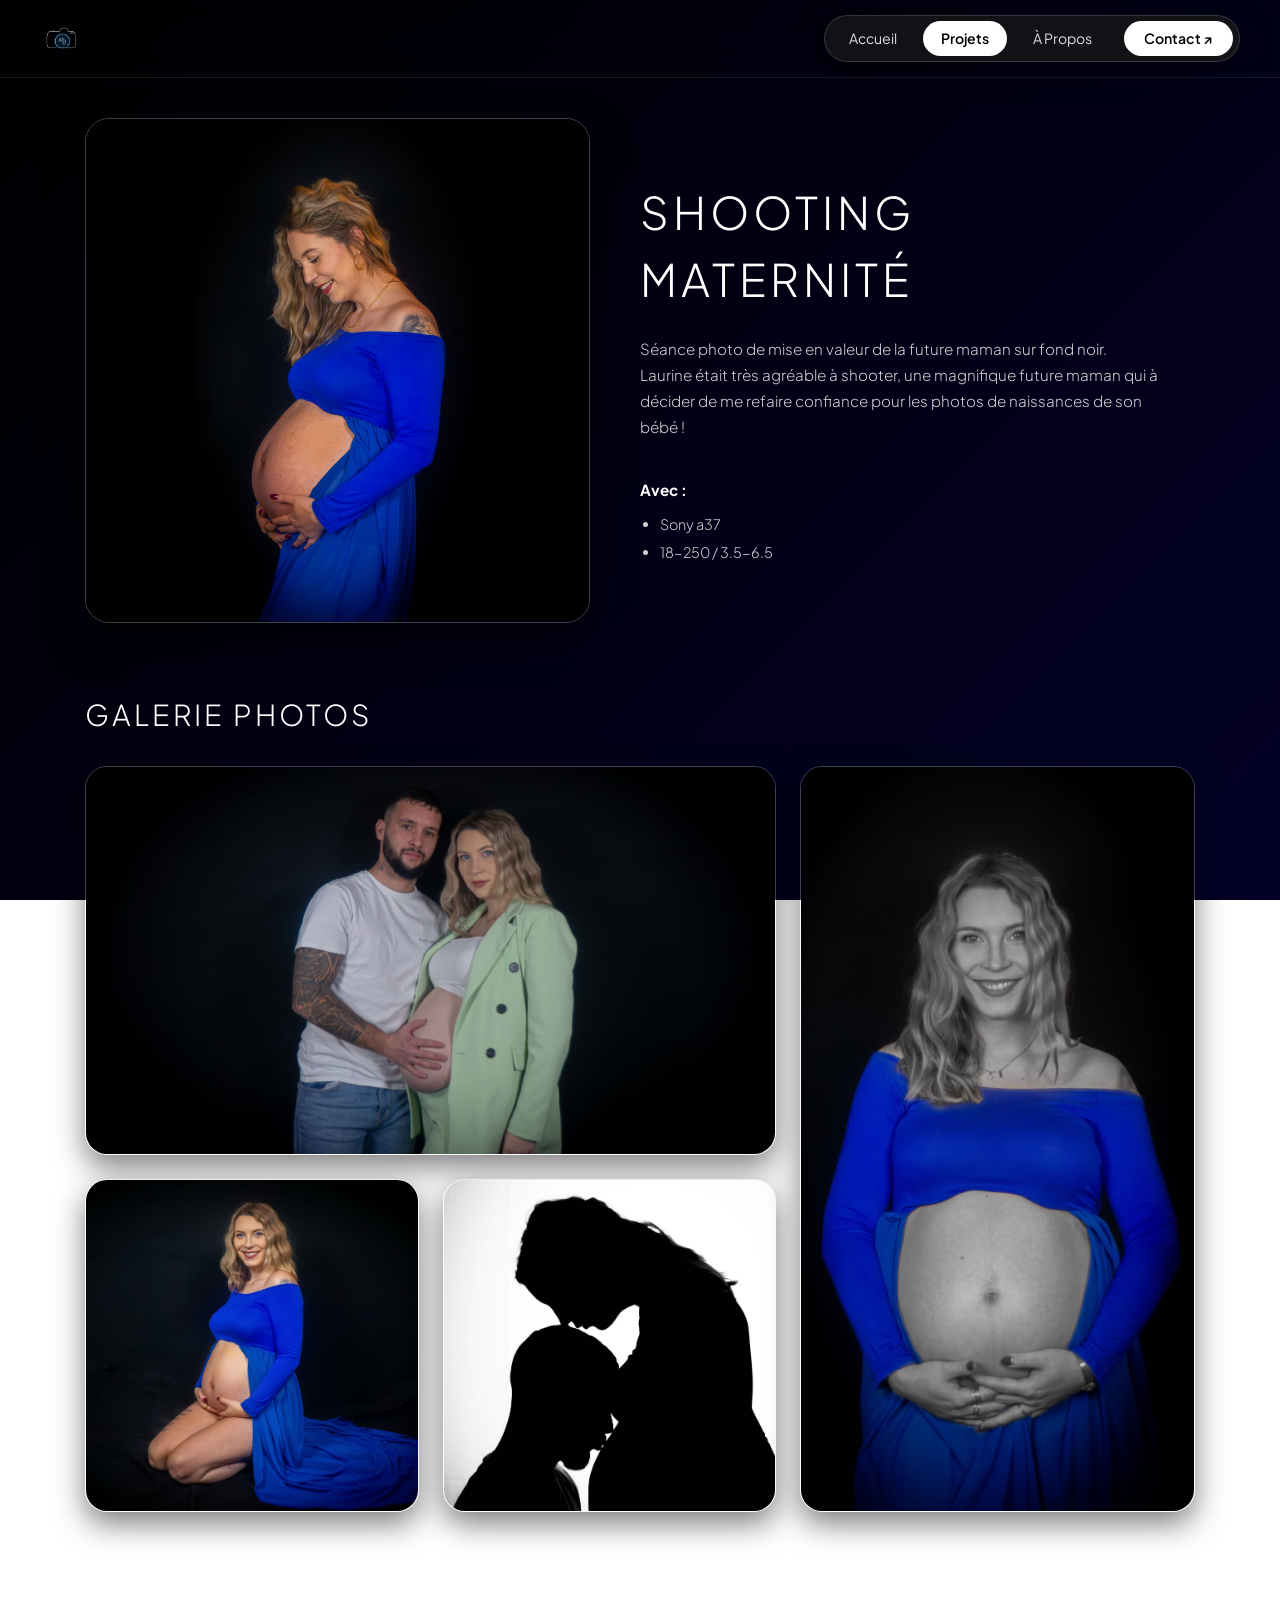
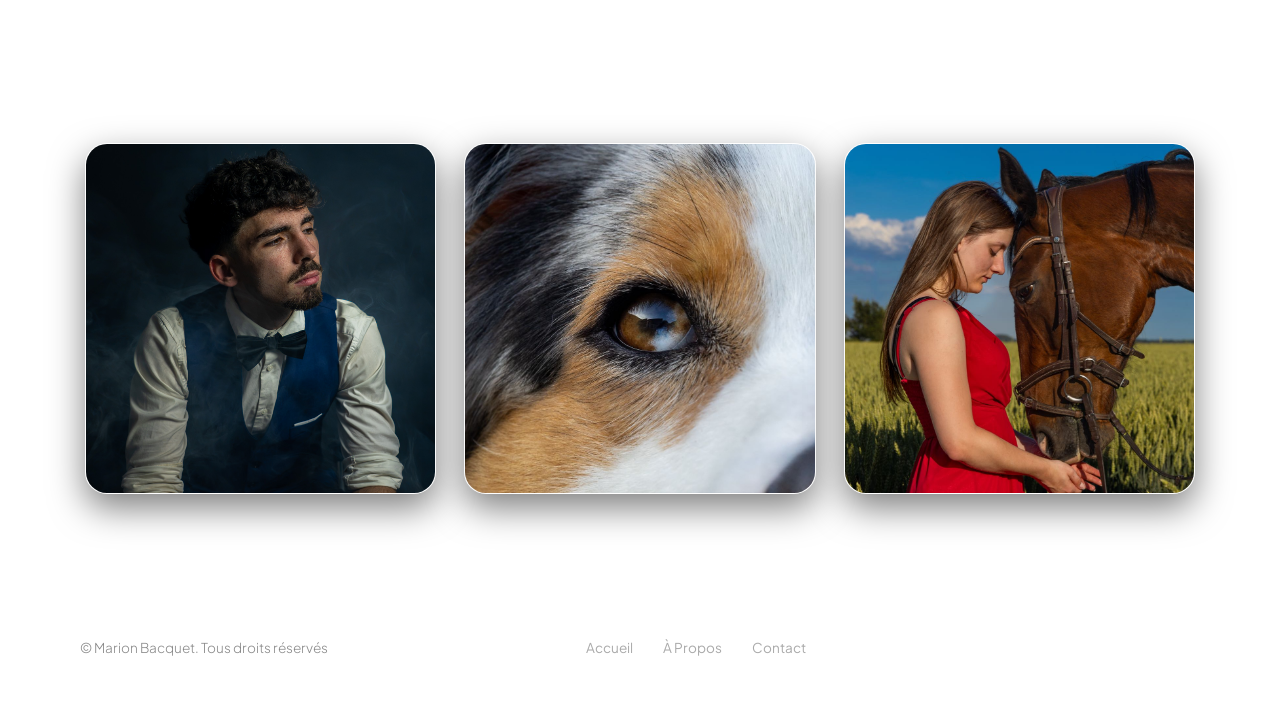
<file: shooting-maternite.html>
<!DOCTYPE html>
<html lang="fr">

<head>
    <meta charset="UTF-8">
    <meta name="viewport" content="width=device-width, initial-scale=1.0">
    <title>Shooting Maternité - Marion Bacquet</title>
    <meta name="description"
        content="Projet Shooting Maternité réalisé par Marion Bacquet en fin de journée avec lumière naturelle.">
    <!-- Favicon -->
    <link rel="icon" type="image/png" sizes="32x32" href="[data-uri]">
    <link rel="shortcut icon" href="favicon.ico?v=3">
    <link rel="icon" type="image/x-icon" href="favicon.ico?v=3">
    <link rel="icon" type="image/png" sizes="32x32" href="assets/favicon-32x32.png?v=3">
    <link rel="icon" type="image/png" sizes="16x16" href="assets/favicon-16x16.png?v=3">
    <link rel="apple-touch-icon" sizes="180x180" href="assets/apple-touch-icon.png?v=3">
    <!-- Google Fonts -->
    <link rel="preconnect" href="https://fonts.googleapis.com">
    <link rel="preconnect" href="https://fonts.gstatic.com" crossorigin>
    <link
        href="https://fonts.googleapis.com/css2?family=Plus+Jakarta+Sans:ital,wght@0,300;0,400;0,500;0,600;0,700;1,400&display=swap"
        rel="stylesheet">
    <link rel="stylesheet" href="style.css">
</head>

<body>

    <!-- Top Navigation Header -->
    <header class="navbar-header">
        <div class="nav-container">
            <!-- Brand Logo (Camera with MB) -->
            <a href="index.html" class="brand-logo" aria-label="Accueil Marion Bacquet">
                <img src="assets/logo.png" alt="Logo Marion Bacquet" class="grid-card-photo">
            </a>

            <!-- Pill Navigation Bar -->
            <nav class="nav-capsule">
                <a href="index.html" class="nav-link">Accueil</a>
                <a href="projets.html" class="nav-link active">Projets</a>
                <a href="about.html" class="nav-link">À Propos</a>
                <a href="index.html#contact" class="nav-btn-contact">Contact ↗</a>
            </nav>
        </div>
    </header>

    <main class="project-detail-container">

        <!-- 1. Hero Project Presentation -->
        <section class="project-hero-section">
            <div class="project-hero-media">
                <img src="assets/maternity_blue.png" alt="Shooting Maternité portrait principal" fetchpriority="high"
                    decoding="async">
            </div>

            <div class="project-hero-info">
                <h1 class="project-title">SHOOTING MATERNITÉ</h1>
                <p class="project-description">
                    Séance photo de mise en valeur de la future maman sur fond noir. <br>
                    Laurine était très agréable à shooter, une magnifique future maman qui à décider de me refaire
                    confiance pour les photos de naissances de son bébé !
                </p>

                <div class="project-specs">
                    <h4>Avec :</h4>
                    <ul>
                        <li>Sony a37</li>
                        <li>18-250 / 3.5-6.5</li>
                    </ul>
                </div>
            </div>
        </section>

        <!-- 2. Photo Gallery Section (Asymmetric Mosaic) -->
        <section class="project-gallery-section">
            <h2 class="gallery-section-title">GALERIE PHOTOS</h2>

            <div class="gallery-mosaic-grid">
                <!-- Left Column (Wide image top + duo square bottom) -->
                <div class="gallery-left-col">
                    <div class="gallery-card-wide">
                        <img src="assets/maternite/horizontale.JPG" alt="Shooting vue horizontale" loading="lazy"
                            decoding="async">
                    </div>
                    <div class="gallery-duo-row">
                        <div class="gallery-card-square">
                            <img src="assets/maternite/carre1.JPG" alt="Shooting détail 1" loading="lazy"
                                decoding="async">
                        </div>
                        <div class="gallery-card-square">
                            <img src="assets/maternite/carre2.JPG" alt="Shooting détail 2" loading="lazy"
                                decoding="async">
                        </div>
                    </div>
                </div>

                <!-- Right Column (Tall portrait image) -->
                <div class="gallery-right-col">
                    <div class="gallery-card-tall">
                        <img src="assets/maternite/verticale.JPG" alt="Shooting portrait vertical" loading="lazy"
                            decoding="async">
                    </div>
                </div>
            </div>
        </section>

        <!-- 3. Voir d'autres projets Section -->
        <section class="other-projects-section">
            <h2 class="other-projects-title">VOIR D’AUTRES PROJETS :</h2>

            <!-- Barre de recherche pour les projets -->
            <div class="search-bar-container">
                <div class="search-bar-wrapper">
                    <svg class="search-icon" width="18" height="18" viewBox="0 0 24 24" fill="none"
                        stroke="currentColor" stroke-width="2">
                        <circle cx="11" cy="11" r="8"></circle>
                        <line x1="21" y1="21" x2="16.65" y2="16.65"></line>
                    </svg>
                    <input type="text" class="project-search-input" placeholder="Rechercher par mots clés..."
                        aria-label="Rechercher des projets">
                </div>
            </div>

            <div class="other-projects-grid">
                <a href="shooting-Noan.html" class="other-project-card" aria-label="Voir projet Portrait Studio">
                    <img src="assets/Noan/principal.jpg" alt="Portrait Studio" loading="lazy" decoding="async">
                </a>
                <a href="shooting-dog.html" class="other-project-card" aria-label="Voir projet Portrait Canin">
                    <img src="assets/dog_portrait.png" alt="Portrait Canin" loading="lazy" decoding="async">
                </a>
                <a href="shooting-cheval.html" class="other-project-card" aria-label="Voir projet Shooting Cheval">
                    <img src="assets/horse_red_dress.png" alt="Shooting Cheval" loading="lazy" decoding="async">
                </a>
            </div>
        </section>

    </main>

    <!-- Site Footer -->
    <footer class="site-footer">
        <div class="footer-container">
            <div class="footer-copyright">
                © Marion Bacquet. Tous droits réservés
            </div>

            <div class="footer-nav">
                <a href="index.html">Accueil</a>
                <a href="about.html">À Propos</a>
                <a href="index.html#contact">Contact</a>
            </div>

            <div class="footer-socials">
                <!-- Mail -->
                <a href="mailto:photobymarion62@gmail.com" class="social-icon" aria-label="Email">
                    <svg width="22" height="22" viewBox="0 0 24 24" fill="none" stroke="currentColor"
                        stroke-width="1.8">
                        <rect x="2" y="4" width="20" height="16" rx="3"></rect>
                        <path d="M22 6l-10 7L2 6"></path>
                    </svg>
                </a>
                <!-- Instagram -->
                <a href="https://www.instagram.com/marion_bacquet/" target="_blank" rel="noopener" class="social-icon"
                    aria-label="Instagram">
                    <svg width="22" height="22" viewBox="0 0 24 24" fill="none" stroke="currentColor"
                        stroke-width="1.8">
                        <rect x="2" y="2" width="20" height="20" rx="6"></rect>
                        <path d="M16 11.37A4 4 0 1 1 12.63 8 4 4 0 0 1 16 11.37z"></path>
                        <line x1="17.5" y1="6.5" x2="17.51" y2="6.5"></line>
                    </svg>
                </a>
                <!-- Facebook -->
                <a href="https://www.facebook.com/profile.php?id=61564428346141" target="_blank" rel="noopener"
                    class="social-icon" aria-label="Facebook">
                    <svg width="22" height="22" viewBox="0 0 24 24" fill="none" stroke="currentColor"
                        stroke-width="1.8">
                        <path d="M18 2h-3a5 5 0 0 0-5 5v3H7v4h3v8h4v-8h3l1-4h-4V7a1 1 0 0 1 1-1h3z"></path>
                    </svg>
                </a>
                <!-- LinkedIn -->
                <a href="https://www.linkedin.com/in/marion-bacquet-a51765388/" target="_blank" rel="noopener"
                    class="social-icon" aria-label="LinkedIn">
                    <svg width="22" height="22" viewBox="0 0 24 24" fill="none" stroke="currentColor"
                        stroke-width="1.8">
                        <path d="M16 8a6 6 0 0 1 6 6v7h-4v-7a2 2 0 0 0-2-2 2 2 0 0 0-2 2v7h-4v-7a6 6 0 0 1 6-6z"></path>
                        <rect x="2" y="9" width="4" height="12"></rect>
                        <circle cx="4" cy="4" r="2"></circle>
                    </svg>
                </a>
            </div>
        </div>
    </footer>

    <!-- Global Contact Modal Popup -->
    <div id="contactModal" class="modal-overlay" aria-hidden="true" role="dialog">
        <div class="modal-container">
            <button id="closeContactModal" class="modal-close-btn" aria-label="Fermer la fenêtre">✕</button>
            <h2 class="modal-title">Contactez-moi :</h2>
            <form id="contactForm" action="https://formspree.io/f/xppaovye" method="POST" class="modal-form">
                <div class="form-row-duo">
                    <div class="form-group">
                        <label for="modalPrenom">Prénom :</label>
                        <input type="text" id="modalPrenom" name="prenom" class="form-input" placeholder="........"
                            required>
                    </div>
                    <div class="form-group">
                        <label for="modalNom">Nom :</label>
                        <input type="text" id="modalNom" name="nom" class="form-input" placeholder="........" required>
                    </div>
                </div>

                <div class="form-group">
                    <label for="modalEmail">Adresse Mail :</label>
                    <input type="email" id="modalEmail" name="email" class="form-input" placeholder="........" required>
                </div>

                <div class="form-group">
                    <label for="modalSujet">Sujet :</label>
                    <input type="text" id="modalSujet" name="_subject" class="form-input" placeholder="........"
                        required>
                </div>

                <div class="form-group">
                    <label for="modalMessage">Message :</label>
                    <textarea id="modalMessage" name="message" class="form-textarea" placeholder="........"
                        required></textarea>
                </div>

                <button type="submit" class="form-submit-btn">Envoyer le message ↗</button>
            </form>
        </div>
    </div>

    <script src="script.js"></script>

</body>

</html>
</file>
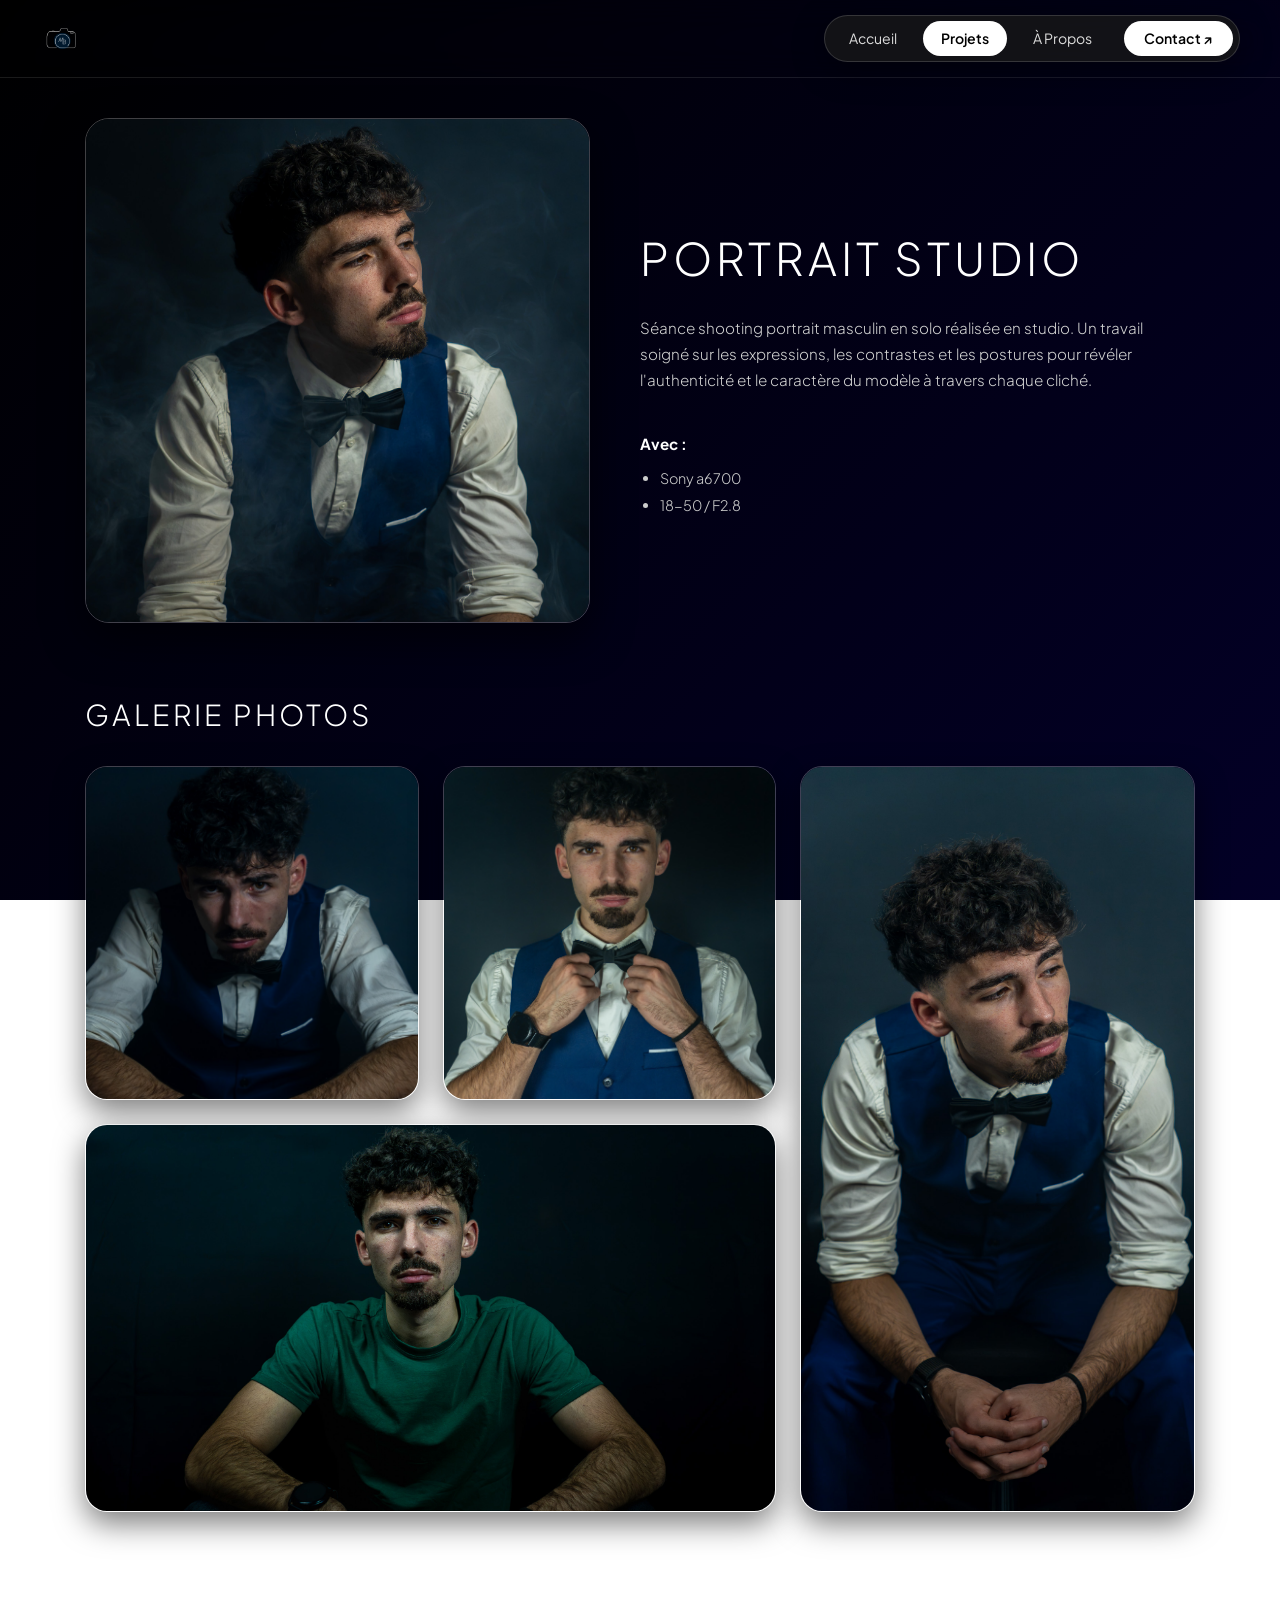
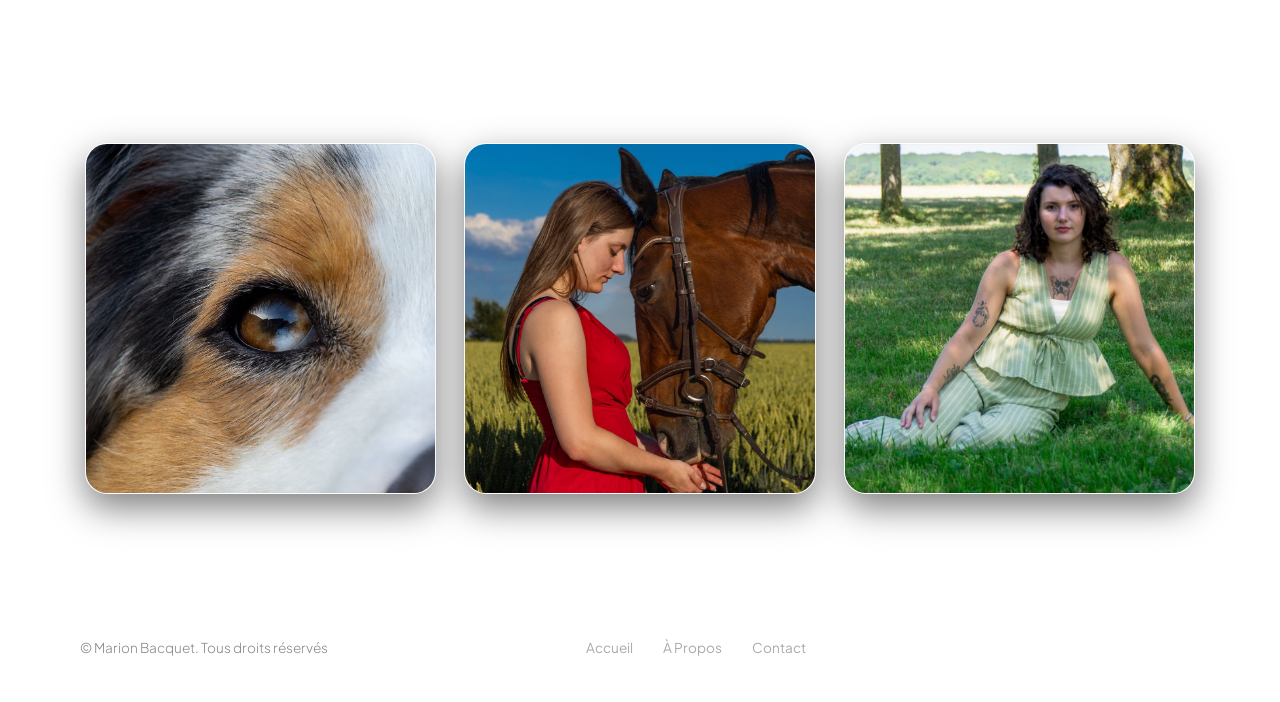
<file: shooting-Noan.html>
<!DOCTYPE html>
<html lang="fr">

<head>
    <meta charset="UTF-8">
    <meta name="viewport" content="width=device-width, initial-scale=1.0">
    <title>Portrait Studio - Marion Bacquet</title>
    <meta name="description"
        content="Projet Portrait Studio réalisé par Marion Bacquet - portrait masculin capturé en lumière naturelle.">

    <!-- Favicon -->
    <link rel="icon" type="image/png" sizes="32x32" href="[data-uri]">
    <link rel="shortcut icon" href="favicon.ico?v=3">
    <link rel="icon" type="image/x-icon" href="favicon.ico?v=3">
    <link rel="icon" type="image/png" sizes="32x32" href="assets/favicon-32x32.png?v=3">
    <link rel="icon" type="image/png" sizes="16x16" href="assets/favicon-16x16.png?v=3">
    <link rel="apple-touch-icon" sizes="180x180" href="assets/apple-touch-icon.png?v=3">

    <!-- Open Graph / Meta Réseaux Sociaux -->
    <meta property="og:title" content="Portrait Studio - Marion Bacquet">
    <meta property="og:description" content="Séance photo portrait masculin réalisée par Marion Bacquet.">
    <meta property="og:image" content="assets/Noan/principal.jpg">
    <meta property="og:type" content="article">

    <!-- Google Fonts -->
    <link rel="preconnect" href="https://fonts.googleapis.com">
    <link rel="preconnect" href="https://fonts.gstatic.com" crossorigin>
    <link
        href="https://fonts.googleapis.com/css2?family=Plus+Jakarta+Sans:ital,wght@0,300;0,400;0,500;0,600;0,700;1,400&display=swap"
        rel="stylesheet">
    <link rel="stylesheet" href="style.css">
</head>

<body>

    <!-- Top Navigation Header -->
    <header class="navbar-header">
        <div class="nav-container">
            <!-- Brand Logo (Camera with MB) -->
            <a href="index.html" class="brand-logo" aria-label="Accueil Marion Bacquet">
                <img src="assets/logo.png" alt="Logo Marion Bacquet" class="grid-card-photo">
            </a>

            <!-- Pill Navigation Bar -->
            <nav class="nav-capsule">
                <a href="index.html" class="nav-link">Accueil</a>
                <a href="projets.html" class="nav-link active">Projets</a>
                <a href="about.html" class="nav-link">À Propos</a>
                <a href="index.html#contact" class="nav-btn-contact">Contact ↗</a>
            </nav>
        </div>
    </header>

    <main class="project-detail-container">

        <!-- 1. Hero Project Presentation -->
        <section class="project-hero-section">
            <div class="project-hero-media">
                <!-- Photo principale du projet -->
                <img src="assets/Noan/principal.jpg" alt="Portrait Studio principal" fetchpriority="high"
                    decoding="async">
            </div>

            <div class="project-hero-info">
                <h1 class="project-title">PORTRAIT STUDIO</h1>
                <p class="project-description">
                    Séance shooting portrait masculin en solo réalisée en studio.
                    Un travail soigné sur les expressions, les contrastes et les postures pour révéler l'authenticité et
                    le caractère du modèle à travers chaque cliché.
                </p>

                <div class="project-specs">
                    <h4>Avec :</h4>
                    <ul>
                        <li>Sony a6700</li>
                        <li>18-50 / F2.8</li>
                    </ul>
                </div>
            </div>
        </section>

        <!-- 2. Photo Gallery Section (Asymmetric Mosaic) -->
        <section class="project-gallery-section">
            <h2 class="gallery-section-title">GALERIE PHOTOS</h2>

            <div class="gallery-mosaic-grid">
                <!-- Left Column (Duo square top + Wide image bottom) -->
                <div class="gallery-left-col">
                    <div class="gallery-duo-row">
                        <div class="gallery-card-square">
                            <img src="assets/Noan/carre1.jpg" alt="Portrait Studio détail 1" loading="lazy"
                                decoding="async">
                        </div>
                        <div class="gallery-card-square">
                            <img src="assets/Noan/carre2.jpg" alt="Portrait Studio détail 2" loading="lazy"
                                decoding="async">
                        </div>
                    </div>
                    <div class="gallery-card-wide">
                        <img src="assets/Noan/horizontal.jpg" alt="Portrait Studio vue horizontale" loading="lazy"
                            decoding="async">
                    </div>
                </div>

                <!-- Right Column (Tall portrait image) -->
                <div class="gallery-right-col">
                    <div class="gallery-card-tall">
                        <img src="assets/Noan/vertical.jpg" alt="Portrait Studio portrait vertical" loading="lazy"
                            decoding="async">
                    </div>
                </div>
            </div>
        </section>

        <!-- 3. Voir d'autres projets Section -->
        <section class="other-projects-section">
            <h2 class="other-projects-title">VOIR D’AUTRES PROJETS :</h2>

            <!-- Barre de recherche pour les projets -->
            <div class="search-bar-container">
                <div class="search-bar-wrapper">
                    <svg class="search-icon" width="18" height="18" viewBox="0 0 24 24" fill="none"
                        stroke="currentColor" stroke-width="2">
                        <circle cx="11" cy="11" r="8"></circle>
                        <line x1="21" y1="21" x2="16.65" y2="16.65"></line>
                    </svg>
                    <input type="text" class="project-search-input" placeholder="Rechercher par mots clés..."
                        aria-label="Rechercher des projets">
                </div>
            </div>

            <div class="other-projects-grid">
                <a href="shooting-dog.html" class="other-project-card" aria-label="Voir projet Portrait Canin">
                    <img src="assets/dog_portrait.png" alt="Portrait Canin" loading="lazy" decoding="async">
                </a>
                <a href="shooting-cheval.html" class="other-project-card" aria-label="Voir projet Shooting Cheval">
                    <img src="assets/horse_red_dress.png" alt="Shooting Cheval" loading="lazy" decoding="async">
                </a>
                <a href="shooting-leslie.html" class="other-project-card" aria-label="Voir projet Portrait Nature">
                    <img src="assets/woman_grass.png" alt="Portrait Nature" loading="lazy" decoding="async">
                </a>
            </div>
        </section>

    </main>

    <!-- Site Footer -->
    <footer class="site-footer">
        <div class="footer-container">
            <div class="footer-copyright">
                © Marion Bacquet. Tous droits réservés
            </div>

            <div class="footer-nav">
                <a href="index.html">Accueil</a>
                <a href="about.html">À Propos</a>
                <a href="index.html#contact">Contact</a>
            </div>

            <div class="footer-socials">
                <!-- Mail -->
                <a href="mailto:photobymarion62@gmail.com" class="social-icon" aria-label="Email">
                    <svg width="22" height="22" viewBox="0 0 24 24" fill="none" stroke="currentColor"
                        stroke-width="1.8">
                        <rect x="2" y="4" width="20" height="16" rx="3"></rect>
                        <path d="M22 6l-10 7L2 6"></path>
                    </svg>
                </a>
                <!-- Instagram -->
                <a href="https://www.instagram.com/marion_bacquet/" target="_blank" rel="noopener" class="social-icon"
                    aria-label="Instagram">
                    <svg width="22" height="22" viewBox="0 0 24 24" fill="none" stroke="currentColor"
                        stroke-width="1.8">
                        <rect x="2" y="2" width="20" height="20" rx="6"></rect>
                        <path d="M16 11.37A4 4 0 1 1 12.63 8 4 4 0 0 1 16 11.37z"></path>
                        <line x1="17.5" y1="6.5" x2="17.51" y2="6.5"></line>
                    </svg>
                </a>
                <!-- Facebook -->
                <a href="https://www.facebook.com/profile.php?id=61564428346141" target="_blank" rel="noopener"
                    class="social-icon" aria-label="Facebook">
                    <svg width="22" height="22" viewBox="0 0 24 24" fill="none" stroke="currentColor"
                        stroke-width="1.8">
                        <path d="M18 2h-3a5 5 0 0 0-5 5v3H7v4h3v8h4v-8h3l1-4h-4V7a1 1 0 0 1 1-1h3z"></path>
                    </svg>
                </a>
                <!-- LinkedIn -->
                <a href="https://www.linkedin.com/in/marion-bacquet-a51765388/" target="_blank" rel="noopener"
                    class="social-icon" aria-label="LinkedIn">
                    <svg width="22" height="22" viewBox="0 0 24 24" fill="none" stroke="currentColor"
                        stroke-width="1.8">
                        <path d="M16 8a6 6 0 0 1 6 6v7h-4v-7a2 2 0 0 0-2-2 2 2 0 0 0-2 2v7h-4v-7a6 6 0 0 1 6-6z"></path>
                        <rect x="2" y="9" width="4" height="12"></rect>
                        <circle cx="4" cy="4" r="2"></circle>
                    </svg>
                </a>
            </div>
        </div>
    </footer>

    <!-- Global Contact Modal Popup -->
    <div id="contactModal" class="modal-overlay" aria-hidden="true" role="dialog">
        <div class="modal-container">
            <button id="closeContactModal" class="modal-close-btn" aria-label="Fermer la fenêtre">✕</button>
            <h2 class="modal-title">Contactez-moi :</h2>
            <form id="contactForm" action="https://formspree.io/f/xppaovye" method="POST" class="modal-form">
                <div class="form-row-duo">
                    <div class="form-group">
                        <label for="modalPrenom">Prénom :</label>
                        <input type="text" id="modalPrenom" name="prenom" class="form-input" placeholder="........"
                            required>
                    </div>
                    <div class="form-group">
                        <label for="modalNom">Nom :</label>
                        <input type="text" id="modalNom" name="nom" class="form-input" placeholder="........" required>
                    </div>
                </div>

                <div class="form-group">
                    <label for="modalEmail">Adresse Mail :</label>
                    <input type="email" id="modalEmail" name="email" class="form-input" placeholder="........" required>
                </div>

                <div class="form-group">
                    <label for="modalSujet">Sujet :</label>
                    <input type="text" id="modalSujet" name="_subject" class="form-input" placeholder="........"
                        required>
                </div>

                <div class="form-group">
                    <label for="modalMessage">Message :</label>
                    <textarea id="modalMessage" name="message" class="form-textarea" placeholder="........"
                        required></textarea>
                </div>

                <button type="submit" class="form-submit-btn">Envoyer le message ↗</button>
            </form>
        </div>
    </div>

    <script src="script.js"></script>

</body>

</html>
</file>
<file: style.css>
/* --- Base & Design Tokens --- */
:root {
    --bg-main: #000000;
    --text-primary: #ffffff;
    --text-muted: #aaaaaa;
    --border-color: rgba(255, 255, 255, 0.15);
    --border-hover: rgba(255, 255, 255, 0.4);
    --font-family: 'Plus Jakarta Sans', -apple-system, BlinkMacSystemFont, 'Segoe UI', Roboto, sans-serif;
    --capsule-bg: rgba(22, 22, 24, 0.85);
}

* {
    margin: 0;
    padding: 0;
    box-sizing: border-box;
}

html {
    scroll-behavior: smooth;
    overflow-x: hidden;
    max-width: 100vw;
}

body {
    background: linear-gradient(135deg, #000000 0%, #030027 100%) no-repeat;
    background-attachment: fixed;
    color: var(--text-primary);
    font-family: var(--font-family);
    line-height: 1.5;
    -webkit-font-smoothing: antialiased;
    overflow-x: hidden;
    max-width: 100vw;
    width: 100%;
    padding-bottom: 20px;
}

img {
    display: block;
    max-width: 100%;
    width: 100%;
    height: 100%;
    object-fit: cover;
}

a {
    color: inherit;
    text-decoration: none;
}

/* --- Top Navigation Bar --- */
.navbar-header {
    position: sticky;
    top: 0;
    left: 0;
    z-index: 1000;
    width: 100%;
    backdrop-filter: blur(16px);
    -webkit-backdrop-filter: blur(16px);
    border-bottom: 1px solid rgba(255, 255, 255, 0.1);
    padding: 15px 40px;
    margin-bottom: 20px;
}

.nav-container {
    max-width: 1200px;
    width: 100%;
    margin: 0 auto;
    display: flex;
    justify-content: space-between;
    align-items: center;
}

.brand-logo {
    width: 42px;
    height: 42px;
    min-width: 42px;
    display: flex;
    align-items: center;
    justify-content: center;
    border-radius: 50%;
    overflow: hidden;
    transition: transform 0.3s ease;
    flex-shrink: 0;
}

.brand-logo:hover {
    transform: scale(1.08);
}

.nav-capsule {
    background: var(--capsule-bg);
    backdrop-filter: blur(16px);
    -webkit-backdrop-filter: blur(16px);
    border: 1px solid var(--border-color);
    border-radius: 50px;
    padding: 5px 6px;
    display: flex;
    align-items: center;
    gap: 8px;
    box-shadow: 0 8px 32px rgba(0, 0, 0, 0.4);
}

.nav-link {
    font-size: 0.88rem;
    font-weight: 400;
    color: #dddddd;
    padding: 7px 18px;
    border-radius: 30px;
    transition: all 0.25s ease;
}

.nav-link:hover {
    color: #ffffff;
    background: rgba(255, 255, 255, 0.08);
}

.nav-link.active {
    background: #ffffff;
    color: #000000;
    font-weight: 600;
}

.nav-btn-contact {
    background: #ffffff;
    color: #000000;
    font-size: 0.88rem;
    font-weight: 600;
    padding: 7px 20px;
    border-radius: 30px;
    margin-left: 6px;
    transition: all 0.25s ease;
    display: inline-flex;
    align-items: center;
    gap: 4px;
}

.nav-btn-contact:hover {
    background: #e2e2e2;
    transform: translateY(-1px);
    box-shadow: 0 4px 12px rgba(255, 255, 255, 0.2);
}

/* --- Hero Section --- */
.hero-section {
    max-width: 1200px;
    margin: 0 auto;
    padding: 40px 20px 80px;
}

.hero-title {
    font-size: clamp(2.4rem, 5.5vw, 4.2rem);
    font-weight: 300;
    letter-spacing: 12px;
    text-align: center;
    text-transform: uppercase;
    color: #ffffff;
    margin: 30px 0 70px;
    word-spacing: 4px;
}

.hero-grid {
    display: grid;
    grid-template-columns: 1fr 1.2fr;
    gap: 40px;
    align-items: center;
}

.hero-left {
    display: flex;
    flex-direction: column;
    align-items: flex-start;
}

.location-badge {
    display: inline-flex;
    align-items: center;
    gap: 8px;
    font-size: 0.95rem;
    color: #ffffff;
    font-weight: 400;
    margin-bottom: 20px;
}

.icon-pin {
    color: #ffffff;
}

.hero-intro {
    font-size: 1.05rem;
    color: var(--text-muted);
    line-height: 1.6;
    font-weight: 300;
    margin-bottom: 30px;
}

.btn-pill-outline {
    display: inline-block;
    border: 1px solid var(--border-color);
    border-radius: 50px;
    padding: 10px 26px;
    font-size: 0.9rem;
    color: #ffffff;
    font-weight: 400;
    transition: all 0.3s ease;
    background: rgba(255, 255, 255, 0.02);
}

.btn-pill-outline:hover {
    border-color: #ffffff;
    background: #ffffff;
    color: #000000;
    box-shadow: 0 4px 15px rgba(255, 255, 255, 0.15);
}

/* --- Hero Right (Photo Collage) --- */
.hero-right {
    display: flex;
    justify-content: center;
    align-items: center;
}

.photo-collage {
    position: relative;
    width: 380px;
    height: 300px;
}

.collage-item {
    position: absolute;
    border-radius: 14px;
    overflow: hidden;
    border: 2.5 solid #ffffff;
    box-shadow: 0 12px 30px rgba(0, 0, 0, 0.6);
    transition: transform 0.4s cubic-bezier(0.175, 0.885, 0.32, 1.275), z-index 0.4s ease;
    cursor: pointer;
    background: #111;
    outline: 2px solid rgba(255, 255, 255, 0.85);
}

.collage-item:hover {
    transform: scale(1.15) rotate(0deg) !important;
    z-index: 20 !important;
    box-shadow: 0 20px 45px rgba(0, 0, 0, 0.9);
}

/* Collage Positioning & Tilt Angles */
.item-1 {
    width: 140px;
    height: 175px;
    top: 0px;
    left: 10px;
    transform: rotate(-10deg);
    z-index: 2;
}

.item-2 {
    width: 130px;
    height: 165px;
    top: 10px;
    left: 130px;
    transform: rotate(2deg);
    z-index: 3;
}

.item-3 {
    width: 145px;
    height: 120px;
    top: -10px;
    left: 235px;
    transform: rotate(8deg);
    z-index: 1;
}

.item-4 {
    width: 135px;
    height: 110px;
    top: 155px;
    left: 70px;
    transform: rotate(-6deg);
    z-index: 4;
}

.item-5 {
    width: 130px;
    height: 155px;
    top: 145px;
    left: 195px;
    transform: rotate(7deg);
    z-index: 5;
}

/* --- Section Shared Styles --- */
.section-projects,
.section-skills {
    max-width: 1100px;
    margin: 0 auto 90px;
    padding: 0 20px;
}

.section-header {
    display: flex;
    align-items: center;
    gap: 10px;
    margin-bottom: 35px;
    color: #e0e0e0;
}

.section-icon {
    color: #ffffff;
}

.section-header h2 {
    font-size: 1.1rem;
    font-weight: 500;
    letter-spacing: 0.5px;
    color: #ffffff;
}

.section-action {
    display: flex;
    justify-content: center;
    margin-top: 45px;
}

.btn-pill-large {
    display: inline-block;
    border: 1px solid var(--border-color);
    border-radius: 50px;
    padding: 10px 32px;
    font-size: 0.9rem;
    color: #ffffff;
    font-weight: 400;
    transition: all 0.3s ease;
    background: rgba(255, 255, 255, 0.02);
}

.btn-pill-large:hover {
    border-color: #ffffff;
    background: rgba(255, 255, 255, 0.1);
    transform: translateY(-2px);
}

/* --- Projects Section Cards --- */
.projects-cards-grid {
    display: grid;
    grid-template-columns: 1fr 1.1fr 1fr;
    gap: 24px;
    align-items: center;
}

.project-card {
    border-radius: 20px;
    overflow: hidden;
    transition: transform 0.3s ease, box-shadow 0.3s ease;
}

.card-img {
    height: 360px;
    border: 1px solid var(--border-color);
}

.card-img:hover {
    transform: translateY(-4px);
    border-color: var(--border-hover);
}

.card-content-glass {
    background: rgba(240, 240, 242, 0.92);
    backdrop-filter: blur(20px);
    -webkit-backdrop-filter: blur(20px);
    border-radius: 20px;
    padding: 40px 28px;
    text-align: center;
    color: #111111;
    height: 360px;
    display: flex;
    flex-direction: column;
    justify-content: center;
    align-items: center;
    box-shadow: 0 15px 35px rgba(0, 0, 0, 0.3);
}

.card-content-glass h3 {
    font-size: 1.35rem;
    font-weight: 700;
    color: #000000;
    margin-bottom: 16px;
}

.card-content-glass p {
    font-size: 0.92rem;
    color: #333333;
    line-height: 1.55;
    margin-bottom: 28px;
    font-weight: 400;
}

.card-link {
    font-size: 0.8rem;
    font-weight: 600;
    color: #555555;
    text-decoration: underline;
    text-underline-offset: 3px;
    transition: color 0.2s ease;
}

.card-link:hover {
    color: #000000;
}

/* --- Skills Section Cards --- */
.skills-grid {
    display: grid;
    grid-template-columns: repeat(3, 1fr);
    gap: 24px;
}

.skill-card {
    background: rgba(16, 16, 18, 0.8);
    border: 1px solid var(--border-color);
    border-radius: 18px;
    padding: 30px 26px;
    min-height: 280px;
    transition: transform 0.3s ease, border-color 0.3s ease;
}

.skill-card:hover {
    transform: translateY(-4px);
    border-color: var(--border-hover);
}

.skill-card h3 {
    font-size: 1.15rem;
    font-weight: 700;
    color: #ffffff;
    margin-bottom: 24px;
}

.skill-card ul {
    list-style: none;
    display: flex;
    flex-direction: column;
    gap: 10px;
}

.skill-card li {
    font-size: 0.92rem;
    color: #cccccc;
    font-weight: 300;
}

/* --- Adobe Software Row --- */
.adobe-tools-row {
    display: flex;
    justify-content: center;
    align-items: center;
    gap: 14px;
    margin-top: 45px;
    flex-wrap: wrap;
}

.adobe-badge {
    width: 44px;
    height: 44px;
    border-radius: 12px;
    display: flex;
    justify-content: center;
    align-items: center;
    font-weight: 700;
    font-size: 1.05rem;
    cursor: pointer;
    transition: transform 0.25s ease, box-shadow 0.25s ease;
    user-select: none;
}

.adobe-badge:hover {
    transform: translateY(-4px) scale(1.08);
    box-shadow: 0 8px 20px rgba(255, 255, 255, 0.15);
}

/* Photoshop */
.adobe-badge.ps {
    background: #001e36;
    color: #31a8ff;
    border: 1px solid rgba(49, 168, 255, 0.4);
}

/* Lightroom */
.adobe-badge.lr {
    background: #001e36;
    color: #31a8ff;
    border: 1px solid rgba(49, 168, 255, 0.4);
}

/* InDesign */
.adobe-badge.id {
    background: #2b001a;
    color: #ff3366;
    border: 1px solid rgba(255, 51, 102, 0.4);
}

/* Illustrator */
.adobe-badge.ai {
    background: #331100;
    color: #ff9a00;
    border: 1px solid rgba(255, 154, 0, 0.4);
}

/* After Effects */
.adobe-badge.ae {
    background: #1a0033;
    color: #9999ff;
    border: 1px solid rgba(153, 153, 255, 0.4);
}

/* Creative Cloud / Express */
.adobe-badge.cc {
    background: linear-gradient(135deg, #e53935, #8e24aa, #1e88e5, #fb8c00);
    border: 1px solid rgba(255, 255, 255, 0.2);
}

/* Acrobat / PDF */
.adobe-badge.pdf {
    background: #e53935;
    color: #ffffff;
    border: 1px solid rgba(255, 255, 255, 0.2);
}

/* --- Site Footer --- */
.site-footer {
    width: 100%;
    border-top: 1px solid rgba(255, 255, 255, 0.1);
    padding: 40px 0 20px;
    margin-top: 80px;
}

.footer-container {
    max-width: 1200px;
    width: 100%;
    margin: 0 auto;
    padding: 0 40px;
    display: flex;
    justify-content: space-between;
    align-items: center;
    font-size: 0.85rem;
    color: #888888;
}

.footer-copyright {
    font-weight: 300;
}

.footer-nav {
    display: flex;
    gap: 30px;
}

.footer-nav a {
    color: #aaaaaa;
    transition: color 0.2s ease;
}

.footer-nav a:hover {
    color: #ffffff;
}

.footer-socials {
    display: flex;
    gap: 16px;
    align-items: center;
}

.social-icon {
    color: #ffffff;
    transition: transform 0.25s ease, opacity 0.25s ease;
    opacity: 0.85;
}

.social-icon:hover {
    opacity: 1;
    transform: translateY(-2px);
}

/* --- Tous Mes Projets Page Grid & Cards --- */
.projects-page-container {
    max-width: 1150px;
    margin: 0 auto 100px;
    padding: 0 20px;
}

.projects-page-title {
    font-size: clamp(2rem, 4.5vw, 3.2rem);
    font-weight: 300;
    letter-spacing: 6px;
    text-transform: uppercase;
    text-align: center;
    color: #ffffff;
    margin: 30px 0 60px;
}

.all-projects-grid {
    display: grid;
    grid-template-columns: repeat(3, 1fr);
    gap: 30px;
    align-items: center;
}

.grid-card {
    border-radius: 22px;
    overflow: hidden;
    height: 380px;
    position: relative;
    border: 1px solid rgba(255, 255, 255, 0.18);
    box-shadow: 0 14px 35px rgba(0, 0, 0, 0.6);
    transition: transform 0.35s cubic-bezier(0.2, 0.8, 0.2, 1), border-color 0.35s ease, box-shadow 0.35s ease;
    cursor: pointer;
    background: #0f0f11;
}

.grid-card:hover {
    transform: translateY(-6px) scale(1.02);
    border-color: rgba(255, 255, 255, 0.45);
    box-shadow: 0 20px 45px rgba(0, 0, 0, 0.8);
}

.grid-card-img {
    width: 100%;
    height: 100%;
    object-fit: cover;
    display: block;
}

/* --- Interactive Photo to Glass Hover Cards --- */
.grid-card-interactive {
    position: relative;
    border-radius: 22px;
    overflow: hidden;
    height: 380px;
    border: 1px solid rgba(255, 255, 255, 0.18);
    box-shadow: 0 14px 35px rgba(0, 0, 0, 0.6);
    transition: transform 0.4s cubic-bezier(0.165, 0.84, 0.44, 1), box-shadow 0.4s ease, border-color 0.4s ease;
    cursor: pointer;
    background: #0f0f11;
    text-decoration: none;
    display: block;
}

.grid-card-interactive:hover {
    transform: translateY(-8px) scale(1.02);
    border-color: rgba(255, 255, 255, 0.5);
    box-shadow: 0 22px 50px rgba(0, 0, 0, 0.85);
}

.grid-card-photo {
    width: 100%;
    height: 100%;
    object-fit: cover;
    display: block;
    transition: transform 0.6s cubic-bezier(0.165, 0.84, 0.44, 1);
}

.grid-card-interactive:hover .grid-card-photo {
    transform: scale(1.08);
}

.grid-card-glass-hover {
    position: absolute;
    inset: 0;
    background: rgba(245, 245, 248, 0.95);
    backdrop-filter: blur(24px);
    -webkit-backdrop-filter: blur(24px);
    border-radius: 22px;
    padding: 40px 26px;
    display: flex;
    flex-direction: column;
    justify-content: center;
    align-items: center;
    text-align: center;
    color: #111111;
    opacity: 0;
    transform: translateY(12px) scale(0.97);
    transition: opacity 0.4s ease, transform 0.4s cubic-bezier(0.165, 0.84, 0.44, 1);
    border: 1px solid rgba(255, 255, 255, 0.8);
}

.grid-card-interactive:hover .grid-card-glass-hover {
    opacity: 1;
    transform: translateY(0) scale(1);
}

.grid-card-glass-hover h3 {
    font-size: 1.35rem;
    font-weight: 700;
    color: #000000;
    margin-bottom: 16px;
    letter-spacing: -0.2px;
}

.grid-card-glass-hover p {
    font-size: 0.92rem;
    line-height: 1.6;
    color: #2b2b2b;
    font-weight: 400;
    max-width: 270px;
    margin-bottom: 24px;
}

.grid-card-glass-hover .glass-btn {
    font-size: 0.85rem;
    font-weight: 600;
    color: #ffffff;
    background: #000000;
    border: 1px solid rgba(0, 0, 0, 0.15);
    padding: 9px 22px;
    border-radius: 30px;
    box-shadow: 0 4px 12px rgba(0, 0, 0, 0.15);
    transition: all 0.25s ease;
    display: inline-block;
}

.grid-card-interactive:hover .glass-btn {
    background: #111111;
    transform: scale(1.05);
}

/* Collapsible extra projects on index page */
.extra-projects-wrapper {
    max-height: 0;
    overflow: hidden;
    opacity: 0;
    transition: max-height 0.6s ease-in-out, opacity 0.4s ease-in-out, margin 0.4s ease;
    margin-top: 0;
}

.extra-projects-wrapper.open {
    max-height: 3500px;
    opacity: 1;
    margin-top: 24px;
}

/* --- Responsive Layout --- */
@media (max-width: 960px) {
    .all-projects-grid {
        grid-template-columns: 1fr;
        max-width: 480px;
        width: 100%;
        margin: 0 auto;
        gap: 24px;
    }

    .hero-grid {
        grid-template-columns: 1fr;
        gap: 40px;
    }

    .hero-left {
        align-items: center;
        text-align: center;
    }

    .hero-intro {
        max-width: 520px;
        margin-left: auto;
        margin-right: auto;
    }

    .skills-grid {
        grid-template-columns: 1fr;
        max-width: 480px;
        margin: 0 auto;
        gap: 20px;
    }

    .skill-card {
        min-height: auto;
        padding: 26px 22px;
    }

    .footer-container {
        flex-direction: column;
        gap: 20px;
        text-align: center;
    }
}

/* Touch & Mobile Project Cards - Clean Bottom Glass Overlay */
@media (hover: none) and (max-width: 900px), (max-width: 680px) {
    .grid-card-interactive {
        height: 360px;
    }

    .grid-card-glass-hover {
        position: absolute;
        inset: auto 0 0 0;
        height: auto;
        opacity: 1;
        transform: none;
        background: linear-gradient(180deg, rgba(12, 12, 14, 0) 0%, rgba(12, 12, 14, 0.8) 32%, rgba(12, 12, 14, 0.98) 100%);
        backdrop-filter: blur(12px);
        -webkit-backdrop-filter: blur(12px);
        border-radius: 0 0 22px 22px;
        padding: 30px 20px 20px;
        color: #ffffff;
        border: none;
        border-top: 1px solid rgba(255, 255, 255, 0.12);
        display: flex;
        flex-direction: column;
        align-items: flex-start;
        text-align: left;
    }

    .grid-card-glass-hover h3 {
        color: #ffffff;
        font-size: 1.2rem;
        margin-bottom: 6px;
        text-shadow: 0 2px 8px rgba(0, 0, 0, 0.6);
    }

    .grid-card-glass-hover p {
        color: #d1d1d1;
        font-size: 0.86rem;
        line-height: 1.45;
        margin-bottom: 12px;
        max-width: 100%;
        display: -webkit-box;
        -webkit-line-clamp: 2;
        -webkit-box-orient: vertical;
        overflow: hidden;
    }

    .grid-card-glass-hover .glass-btn {
        background: #ffffff;
        color: #000000;
        padding: 7px 18px;
        font-size: 0.8rem;
        font-weight: 600;
        box-shadow: 0 4px 15px rgba(0, 0, 0, 0.4);
    }
}

@media (max-width: 600px) {
    .navbar-header {
        padding: 10px 14px;
        margin-bottom: 10px;
    }

    .nav-container {
        gap: 8px;
    }

    .brand-logo {
        width: 36px;
        height: 36px;
        min-width: 36px;
    }

    .nav-capsule {
        gap: 3px;
        padding: 4px 6px;
    }

    .nav-link {
        padding: 6px 10px;
        font-size: 0.78rem;
        white-space: nowrap;
    }

    .nav-btn-contact {
        padding: 6px 12px;
        font-size: 0.78rem;
        margin-left: 2px;
        white-space: nowrap;
    }

    .hero-section {
        padding: 20px 16px 50px;
    }

    .hero-title {
        letter-spacing: 4px;
        font-size: clamp(1.8rem, 6.5vw, 2.3rem);
        margin: 15px 0 30px;
        word-break: break-word;
    }

    .hero-intro {
        font-size: 0.94rem;
        line-height: 1.6;
        margin-bottom: 24px;
    }

    /* Perfectly centered & contained mobile collage */
    .photo-collage {
        width: 290px;
        height: 240px;
        margin: 0 auto;
    }

    .collage-item {
        border-radius: 12px;
    }

    .item-1 {
        width: 105px;
        height: 135px;
        top: 0px;
        left: 10px;
    }

    .item-2 {
        width: 100px;
        height: 125px;
        top: 8px;
        left: 100px;
    }

    .item-3 {
        width: 110px;
        height: 95px;
        top: -5px;
        left: 175px;
    }

    .item-4 {
        width: 105px;
        height: 85px;
        top: 130px;
        left: 45px;
    }

    .item-5 {
        width: 100px;
        height: 120px;
        top: 115px;
        left: 145px;
    }

    .section-projects,
    .section-skills {
        padding: 0 16px;
        margin-bottom: 60px;
    }

    .projects-page-container {
        padding: 0 16px;
        margin-bottom: 60px;
    }

    .projects-page-title {
        font-size: clamp(1.8rem, 6vw, 2.6rem);
        letter-spacing: 4px;
        margin: 15px 0 35px;
    }
}

@media (max-width: 380px) {
    .navbar-header {
        padding: 8px 10px;
    }

    .brand-logo {
        width: 32px;
        height: 32px;
        min-width: 32px;
    }

    .nav-capsule {
        padding: 3px 4px;
        gap: 2px;
    }

    .nav-link {
        padding: 5px 7px;
        font-size: 0.72rem;
    }

    .nav-btn-contact {
        padding: 5px 9px;
        font-size: 0.72rem;
    }

    .hero-title {
        letter-spacing: 2px;
        font-size: 1.6rem;
    }
}

/* --- Project Detail Page Styles --- */

.project-detail-container {
    max-width: 1150px;
    margin: 0 auto 100px;
    padding: 0 20px;
}

/* 1. Hero Presentation */
.project-hero-section {
    display: grid;
    grid-template-columns: 1fr 1.1fr;
    gap: 50px;
    align-items: center;
    margin-top: 40px;
    margin-bottom: 70px;
}

.project-hero-media {
    width: 100%;
    aspect-ratio: 1 / 1;
    border-radius: 24px;
    overflow: hidden;
    border: 1px solid rgba(255, 255, 255, 0.25);
    box-shadow: 0 16px 40px rgba(0, 0, 0, 0.6);
}

.project-hero-media img {
    width: 100%;
    height: 100%;
    object-fit: cover;
}

.project-hero-info {
    display: flex;
    flex-direction: column;
    justify-content: center;
}

.project-title {
    font-size: clamp(2rem, 3.5vw, 2.8rem);
    font-weight: 300;
    letter-spacing: 4px;
    text-transform: uppercase;
    color: #ffffff;
    margin-bottom: 24px;
}

.project-description {
    font-size: 0.95rem;
    line-height: 1.7;
    color: #d1d1d1;
    font-weight: 300;
    margin-bottom: 30px;
    max-width: 520px;
}

.project-specs {
    margin-top: 10px;
}

.project-specs h4 {
    font-size: 0.95rem;
    font-weight: 700;
    color: #ffffff;
    margin-bottom: 12px;
}

.project-specs ul {
    list-style: disc;
    padding-left: 20px;
    display: flex;
    flex-direction: column;
    gap: 6px;
}

.project-specs li {
    font-size: 0.9rem;
    color: #cccccc;
    font-weight: 300;
}

/* 2. Photo Gallery Section */
.gallery-section-title {
    font-size: clamp(1.4rem, 2.5vw, 1.8rem);
    font-weight: 300;
    letter-spacing: 3px;
    text-transform: uppercase;
    color: #ffffff;
    margin-bottom: 30px;
}

.gallery-mosaic-grid {
    display: grid;
    grid-template-columns: 1.75fr 1fr;
    gap: 24px;
    align-items: stretch;
    margin-bottom: 80px;
    width: 100%;
}

.gallery-left-col {
    display: flex;
    flex-direction: column;
    gap: 24px;
    width: 100%;
}

.gallery-card-wide {
    width: 100%;
    aspect-ratio: 16 / 9;
    border-radius: 22px;
    overflow: hidden;
    border: 1px solid rgba(255, 255, 255, 0.25);
    box-shadow: 0 12px 30px rgba(0, 0, 0, 0.5);
    transition: transform 0.35s ease, border-color 0.35s ease;
}

.gallery-card-wide:hover,
.gallery-card-square:hover,
.gallery-card-tall:hover {
    transform: translateY(-4px);
    border-color: rgba(255, 255, 255, 0.5);
}

.gallery-duo-row {
    width: 100%;
    display: grid;
    grid-template-columns: 1fr 1fr;
    gap: 24px;
}

.gallery-card-square {
    width: 100%;
    aspect-ratio: 1 / 1;
    border-radius: 22px;
    overflow: hidden;
    border: 1px solid rgba(255, 255, 255, 0.25);
    box-shadow: 0 12px 30px rgba(0, 0, 0, 0.5);
    transition: transform 0.35s ease, border-color 0.35s ease;
}

.gallery-right-col {
    width: 100%;
    display: flex;
}

.gallery-card-tall {
    width: 100%;
    height: 100%;
    min-height: 100%;
    border-radius: 22px;
    overflow: hidden;
    border: 1px solid rgba(255, 255, 255, 0.25);
    box-shadow: 0 12px 30px rgba(0, 0, 0, 0.5);
    transition: transform 0.35s ease, border-color 0.35s ease;
}

.gallery-card-wide img,
.gallery-card-square img,
.gallery-card-tall img {
    width: 100%;
    height: 100%;
    object-fit: cover;
    display: block;
}

/* 3. Voir d'autres projets Section */
.other-projects-title {
    font-size: clamp(1.4rem, 2.5vw, 1.8rem);
    font-weight: 300;
    letter-spacing: 3px;
    text-transform: uppercase;
    color: #ffffff;
    margin-bottom: 30px;
}

.other-projects-grid {
    display: grid;
    grid-template-columns: repeat(3, 1fr);
    gap: 28px;
}

.other-project-card {
    display: block;
    width: 100%;
    aspect-ratio: 1 / 1;
    border-radius: 22px;
    overflow: hidden;
    border: 1px solid rgba(255, 255, 255, 0.25);
    box-shadow: 0 14px 35px rgba(0, 0, 0, 0.5);
    transition: transform 0.35s ease, border-color 0.35s ease, box-shadow 0.35s ease;
}

.other-project-card:hover {
    transform: translateY(-6px) scale(1.02);
    border-color: rgba(255, 255, 255, 0.5);
    box-shadow: 0 20px 45px rgba(0, 0, 0, 0.8);
}

.other-project-card img {
    width: 100%;
    height: 100%;
    object-fit: cover;
}

/* Responsive Rules for Project Detail */
@media (max-width: 960px) {
    .project-detail-container {
        padding: 0 20px;
        margin-bottom: 70px;
    }

    .project-hero-section {
        grid-template-columns: 1fr;
        gap: 30px;
        margin-top: 20px;
        margin-bottom: 50px;
    }

    .project-hero-media {
        max-width: 480px;
        margin: 0 auto;
        width: 100%;
    }

    .project-hero-info {
        text-align: left;
    }

    .gallery-mosaic-grid {
        grid-template-columns: 1fr;
        gap: 20px;
        margin-bottom: 60px;
    }

    .gallery-left-col {
        gap: 20px;
    }

    .gallery-card-tall {
        aspect-ratio: 3 / 4;
        height: auto;
        max-height: 540px;
    }

    .other-projects-grid {
        grid-template-columns: repeat(3, 1fr);
        gap: 16px;
    }
}

@media (max-width: 600px) {
    .project-detail-container {
        padding: 0 16px;
        margin-bottom: 50px;
    }

    .project-hero-section {
        gap: 20px;
        margin-top: 15px;
        margin-bottom: 35px;
    }

    .project-hero-media {
        border-radius: 18px;
    }

    .project-title {
        font-size: clamp(1.6rem, 5.5vw, 2.2rem);
        letter-spacing: 2px;
        margin-bottom: 14px;
        word-break: break-word;
    }

    .project-description {
        font-size: 0.92rem;
        line-height: 1.65;
        margin-bottom: 20px;
    }

    .gallery-section-title,
    .other-projects-title {
        font-size: 1.25rem;
        letter-spacing: 2px;
        margin-bottom: 18px;
    }

    .gallery-mosaic-grid {
        gap: 14px;
        margin-bottom: 45px;
    }

    .gallery-left-col {
        gap: 14px;
    }

    .gallery-card-wide {
        aspect-ratio: 4 / 3;
        border-radius: 18px;
    }

    .gallery-duo-row {
        grid-template-columns: 1fr 1fr;
        gap: 14px;
    }

    .gallery-card-square {
        border-radius: 18px;
    }

    .gallery-card-tall {
        aspect-ratio: 3 / 4;
        border-radius: 18px;
        max-height: 460px;
    }

    .other-projects-grid {
        grid-template-columns: 1fr;
        gap: 16px;
        max-width: 320px;
        margin: 0 auto;
    }
}

@media (max-width: 380px) {
    .gallery-duo-row {
        grid-template-columns: 1fr;
        gap: 12px;
    }

    .project-title {
        font-size: 1.5rem;
        letter-spacing: 1.5px;
    }
}

/* --- Global Contact Modal Popup Styles --- */

.modal-overlay {
    position: fixed;
    top: 0;
    left: 0;
    width: 100vw;
    height: 100vh;
    background: rgba(0, 0, 0, 0.75);
    backdrop-filter: blur(14px);
    -webkit-backdrop-filter: blur(14px);
    z-index: 9999;
    display: flex;
    justify-content: center;
    align-items: center;
    padding: 20px;
    opacity: 0;
    visibility: hidden;
    transition: opacity 0.3s ease, visibility 0.3s ease;
}

.modal-overlay.active {
    opacity: 1;
    visibility: visible;
}

.modal-container {
    background: #141416;
    border: 1px solid rgba(255, 255, 255, 0.2);
    border-radius: 24px;
    width: 100%;
    max-width: 640px;
    padding: 36px 40px 40px;
    box-shadow: 0 25px 60px rgba(0, 0, 0, 0.9);
    position: relative;
    transform: scale(0.92) translateY(20px);
    transition: transform 0.35s cubic-bezier(0.165, 0.84, 0.44, 1);
    color: #ffffff;
    max-height: 90vh;
    overflow-y: auto;
}

.modal-overlay.active .modal-container {
    transform: scale(1) translateY(0);
}

.modal-close-btn {
    position: absolute;
    top: 24px;
    right: 28px;
    background: none;
    border: none;
    color: #ffffff;
    font-size: 2.2rem;
    cursor: pointer;
    line-height: 1;
    opacity: 0.8;
    transition: transform 0.2s ease, opacity 0.2s ease;
}

.modal-close-btn:hover {
    opacity: 1;
    transform: scale(1.15);
}

.modal-title {
    font-size: 1.6rem;
    font-weight: 700;
    text-align: center;
    color: #ffffff;
    margin-bottom: 28px;
    letter-spacing: -0.2px;
}

.modal-form {
    display: flex;
    flex-direction: column;
    gap: 20px;
}

.form-row-duo {
    display: grid;
    grid-template-columns: 1fr 1fr;
    gap: 20px;
}

.form-group {
    display: flex;
    flex-direction: column;
    gap: 8px;
}

.form-group label {
    font-size: 0.92rem;
    font-weight: 700;
    color: #ffffff;
}

.form-input,
.form-textarea {
    width: 100%;
    background: #f0f0f2;
    border: 1px solid transparent;
    border-radius: 12px;
    padding: 12px 16px;
    font-size: 0.95rem;
    font-family: inherit;
    color: #111111;
    outline: none;
    transition: border-color 0.2s ease, box-shadow 0.2s ease;
}

.form-input::placeholder,
.form-textarea::placeholder {
    color: #888888;
}

.form-input:focus,
.form-textarea:focus {
    border-color: #ffffff;
    box-shadow: 0 0 0 3px rgba(255, 255, 255, 0.25);
}

.form-textarea {
    min-height: 130px;
    resize: vertical;
}

.form-submit-btn {
    align-self: center;
    margin-top: 10px;
    background: #ffffff;
    color: #000000;
    font-size: 0.95rem;
    font-weight: 700;
    padding: 12px 32px;
    border: none;
    border-radius: 30px;
    cursor: pointer;
    transition: all 0.25s ease;
}

.form-submit-btn:hover {
    background: #e2e2e2;
    transform: translateY(-2px);
    box-shadow: 0 6px 20px rgba(255, 255, 255, 0.25);
}

@media (max-width: 600px) {
    .modal-container {
        padding: 24px 18px 24px;
        border-radius: 20px;
        max-height: 92vh;
    }

    .modal-close-btn {
        top: 12px;
        right: 16px;
        font-size: 1.8rem;
    }

    .modal-title {
        font-size: 1.3rem;
        margin-bottom: 20px;
    }

    .form-row-duo {
        grid-template-columns: 1fr;
        gap: 14px;
    }

    .form-input,
    .form-textarea {
        font-size: 16px; /* Prevents iOS auto-zoom on input focus */
    }
}

/* --- À Propos Page Specific Styles --- */

.about-page-container {
    max-width: 1200px;
    margin: 0 auto 80px;
    padding: 40px 20px;
}

.about-hero-section {
    display: grid;
    grid-template-columns: 1fr 1.6fr 1fr;
    gap: 40px;
    align-items: flex-start;
    margin-bottom: 70px;
}

.about-portrait {
    border-radius: 20px;
    overflow: hidden;
    border: 1px solid rgba(255, 255, 255, 0.15);
    box-shadow: 0 15px 35px rgba(0, 0, 0, 0.6);
    aspect-ratio: 2 / 3;
    background: #111;
}

.about-portrait img {
    width: 100%;
    height: 100%;
    object-fit: cover;
    display: block;
    transition: transform 0.5s ease;
}

.about-portrait:hover img {
    transform: scale(1.05);
}

.about-bio {
    display: flex;
    flex-direction: column;
    align-items: flex-start;
    padding-top: 10px;
}

.about-name {
    font-size: clamp(2rem, 4vw, 3.2rem);
    font-weight: 300;
    letter-spacing: 4px;
    color: #ffffff;
    margin-bottom: 30px;
    text-transform: uppercase;
}

.about-desc {
    font-size: 1rem;
    line-height: 1.8;
    color: #cccccc;
    font-weight: 300;
    margin-bottom: 30px;
}

.about-prompt {
    font-size: 1.05rem;
    font-weight: 400;
    color: #ffffff;
    margin-bottom: 20px;
}

.btn-cv-download {
    display: inline-block;
    border: 1px solid rgba(255, 255, 255, 0.4);
    border-radius: 50px;
    padding: 12px 28px;
    font-size: 0.9rem;
    color: #ffffff;
    font-weight: 400;
    transition: all 0.3s ease;
    background: rgba(255, 255, 255, 0.03);
    text-align: center;
    cursor: pointer;
}

.btn-cv-download:hover {
    border-color: #ffffff;
    background: #ffffff;
    color: #000000;
    box-shadow: 0 6px 20px rgba(255, 255, 255, 0.15);
    transform: translateY(-2px);
}

.about-keys-card {
    border: 1.5px solid rgba(255, 255, 255, 0.25);
    background: rgba(22, 22, 24, 0.7);
    backdrop-filter: blur(12px);
    -webkit-backdrop-filter: blur(12px);
    border-radius: 24px;
    padding: 30px 24px;
    box-shadow: 0 12px 40px rgba(0, 0, 0, 0.5);
}

.about-keys-title {
    font-size: 1.15rem;
    font-weight: 700;
    color: #ffffff;
    margin-bottom: 24px;
    letter-spacing: -0.2px;
}

.about-keys-list {
    list-style: none;
    display: flex;
    flex-direction: column;
    gap: 16px;
    padding: 0;
    margin: 0;
}

.about-keys-list li {
    font-size: 0.95rem;
    color: #cccccc;
    font-weight: 300;
    line-height: 1.4;
}

.key-label {
    font-weight: 700;
    color: #ffffff;
    margin-right: 6px;
}

.key-value {
    color: #cccccc;
}

.about-details-grid {
    display: grid;
    grid-template-columns: 1.7fr 1.1fr;
    gap: 60px;
    align-items: flex-start;
}

.about-section-title {
    font-size: 1.05rem;
    font-weight: 500;
    margin-bottom: 24px;
    color: #ffffff;
    letter-spacing: 0.5px;
}

.about-icon-flex {
    display: flex;
    flex-wrap: wrap;
    gap: 16px;
    align-items: center;
}

/* Hobby icons: white silhouettes */
.about-hobby-icon {
    width: 44px;
    height: 44px;
    display: flex;
    align-items: center;
    justify-content: center;
    color: #ffffff;
    transition: transform 0.3s cubic-bezier(0.175, 0.885, 0.32, 1.275);
    cursor: pointer;
}

.about-hobby-icon svg {
    width: 100%;
    height: 100%;
    object-fit: contain;
    fill: currentColor;
}

.about-hobby-icon:hover {
    transform: scale(1.18);
}

/* Contact icons: large white silhouettes */
.about-contact-icon {
    width: 44px;
    height: 44px;
    display: flex;
    align-items: center;
    justify-content: center;
    color: #ffffff;
    transition: transform 0.3s cubic-bezier(0.175, 0.885, 0.32, 1.275), opacity 0.25s ease;
    cursor: pointer;
}

.about-contact-icon svg {
    width: 100%;
    height: 100%;
    object-fit: contain;
}

.about-contact-icon:hover {
    transform: scale(1.15);
    opacity: 0.85;
}

/* Enhance Adobe badges with modern gradients */
.adobe-badge.ps {
    background: linear-gradient(135deg, #001a30, #002847);
}

.adobe-badge.lr {
    background: linear-gradient(135deg, #001a30, #002847);
}

.adobe-badge.id {
    background: linear-gradient(135deg, #240015, #3a0022);
}

.adobe-badge.ai {
    background: linear-gradient(135deg, #2a0e00, #401500);
}

.adobe-badge.ae {
    background: linear-gradient(135deg, #15002b, #200042);
}

/* Responsive Rules for About page */
@media (max-width: 960px) {
    .about-page-container {
        padding: 24px 20px 60px;
        margin-bottom: 40px;
    }

    .about-hero-section {
        grid-template-columns: 1fr;
        gap: 30px;
        margin-bottom: 50px;
    }

    .about-portrait {
        max-width: 280px;
        margin: 0 auto;
        aspect-ratio: 2 / 3;
    }

    .about-bio {
        align-items: center;
        text-align: center;
        padding-top: 0;
    }

    .about-name {
        margin-bottom: 20px;
        text-align: center;
    }

    .about-desc {
        text-align: left;
        max-width: 600px;
        margin-bottom: 24px;
    }

    .about-keys-card {
        max-width: 600px;
        margin: 0 auto;
        width: 100%;
        padding: 24px 20px;
    }

    .about-details-grid {
        grid-template-columns: 1fr;
        gap: 40px;
    }

    .about-details-right {
        margin-top: 0;
    }
}

@media (max-width: 600px) {
    .about-page-container {
        padding: 16px 16px 50px;
    }

    .about-hero-section {
        gap: 24px;
        margin-bottom: 40px;
    }

    .about-name {
        letter-spacing: 2px;
        font-size: clamp(1.6rem, 6.5vw, 2.2rem);
        margin-bottom: 16px;
    }

    .about-desc {
        font-size: 0.94rem;
        line-height: 1.65;
        margin-bottom: 20px;
    }

    .about-keys-card {
        padding: 20px 16px;
    }

    .about-icon-flex {
        gap: 12px;
    }

    .about-hobby-icon,
    .about-contact-icon {
        width: 40px;
        height: 40px;
    }

    .site-footer {
        padding: 30px 0 20px;
        margin-top: 50px;
    }

    .footer-container {
        padding: 0 16px;
        gap: 16px;
    }

    .footer-nav {
        gap: 18px;
        flex-wrap: wrap;
        justify-content: center;
    }
}

/* --- Project Search Bar --- */
.search-bar-container {
    display: flex;
    justify-content: center;
    margin: 30px auto;
    width: 100%;
    padding: 0 20px;
}

.search-bar-wrapper {
    position: relative;
    width: 100%;
    max-width: 450px;
    display: flex;
    align-items: center;
    background: rgba(255, 255, 255, 0.05);
    backdrop-filter: blur(10px);
    -webkit-backdrop-filter: blur(10px);
    border: 1px solid rgba(255, 255, 255, 0.15);
    border-radius: 30px;
    padding: 0 18px;
    transition: all 0.3s ease;
}

.search-bar-wrapper:hover {
    border-color: rgba(255, 255, 255, 0.3);
    background: rgba(255, 255, 255, 0.07);
}

.search-bar-wrapper:focus-within {
    border-color: rgba(255, 255, 255, 0.6);
    box-shadow: 0 0 15px rgba(255, 255, 255, 0.1);
    background: rgba(255, 255, 255, 0.09);
}

.search-bar-wrapper .search-icon {
    color: rgba(255, 255, 255, 0.4);
    margin-right: 12px;
    flex-shrink: 0;
    transition: color 0.3s ease;
}

.search-bar-wrapper:focus-within .search-icon {
    color: rgba(255, 255, 255, 0.85);
}

.project-search-input {
    width: 100%;
    background: transparent;
    border: none;
    outline: none;
    color: #ffffff;
    font-family: var(--font-family);
    font-size: 16px; /* Prevents auto-zoom on mobile browsers */
    padding: 12px 0;
}

.project-search-input::placeholder {
    color: rgba(255, 255, 255, 0.4);
}

@media (max-width: 600px) {
    .search-bar-container {
        margin: 20px auto;
        padding: 0;
    }

    .search-bar-wrapper {
        padding: 0 14px;
    }

    .project-search-input {
        padding: 10px 0;
    }
}

.no-results-message {
    text-align: center;
    color: var(--text-muted);
    font-size: 1rem;
    margin: 40px auto;
    width: 100%;
    display: none;
}
</file>
